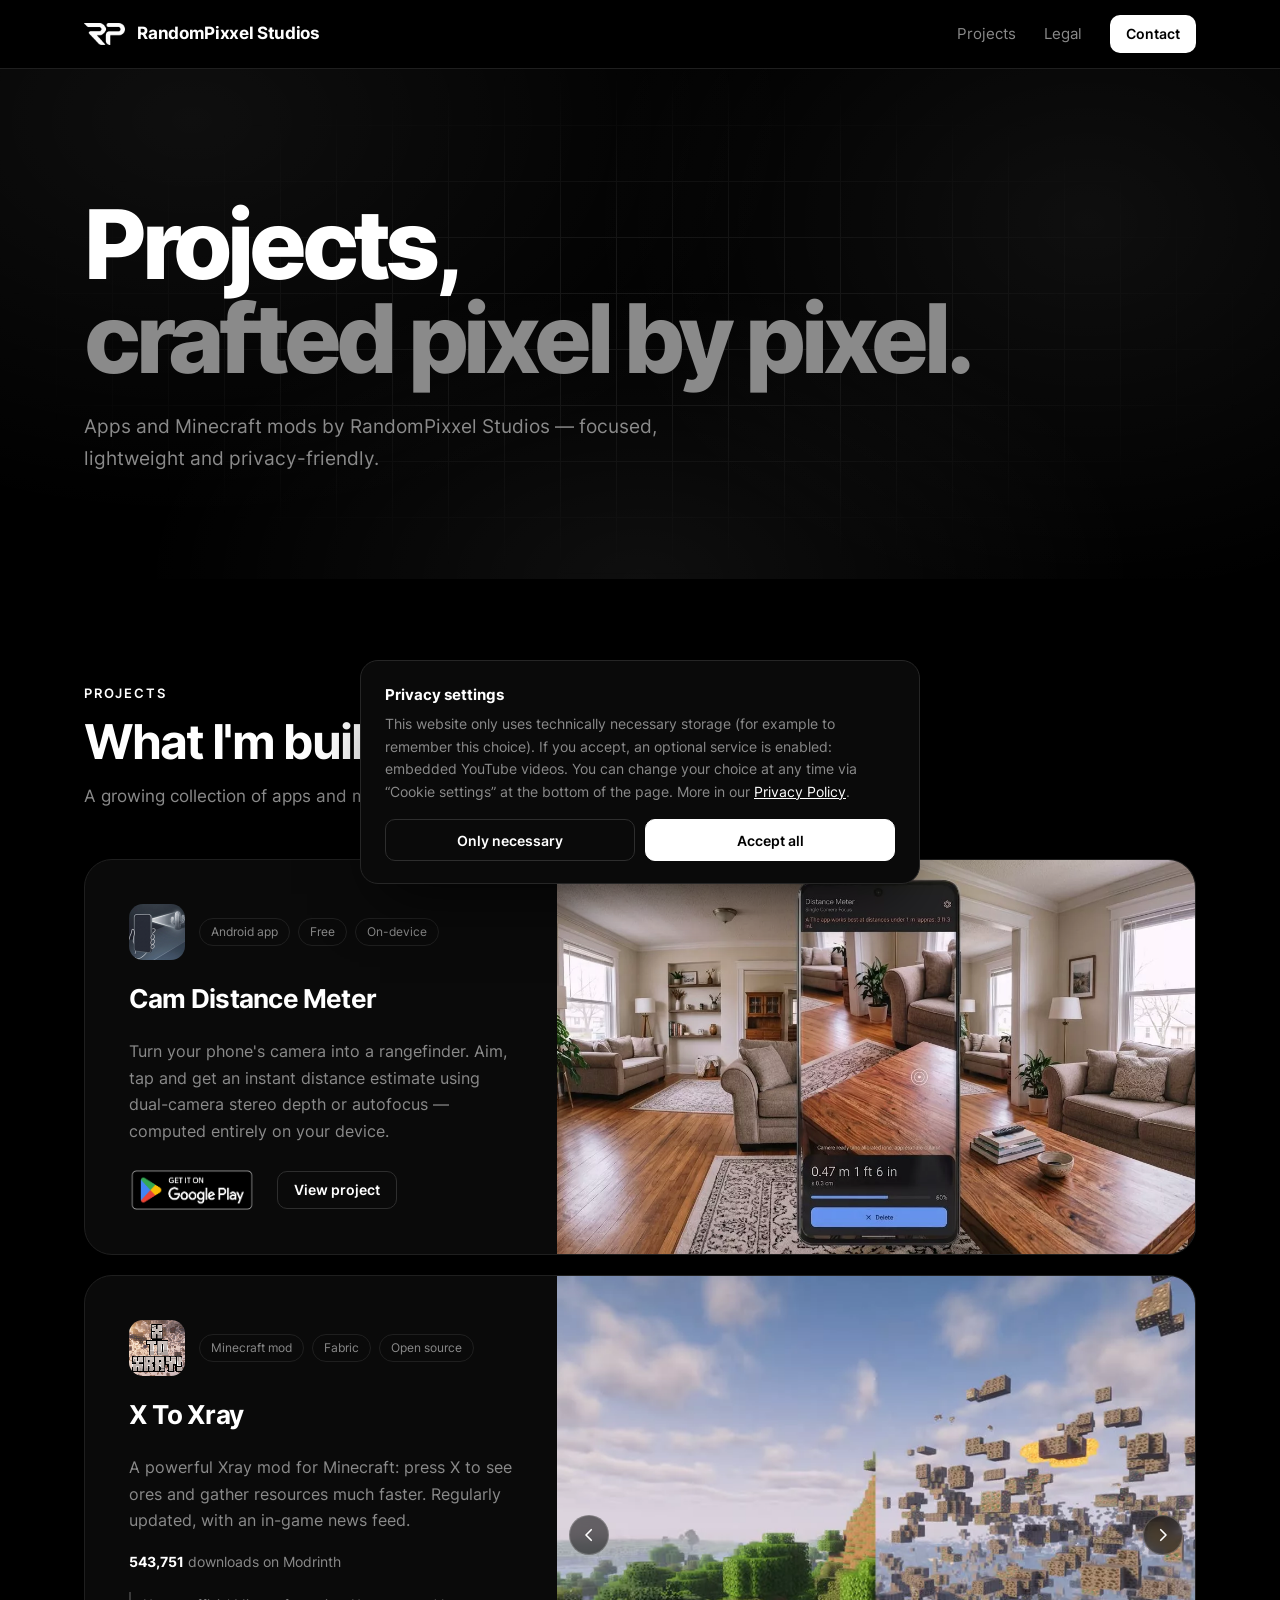
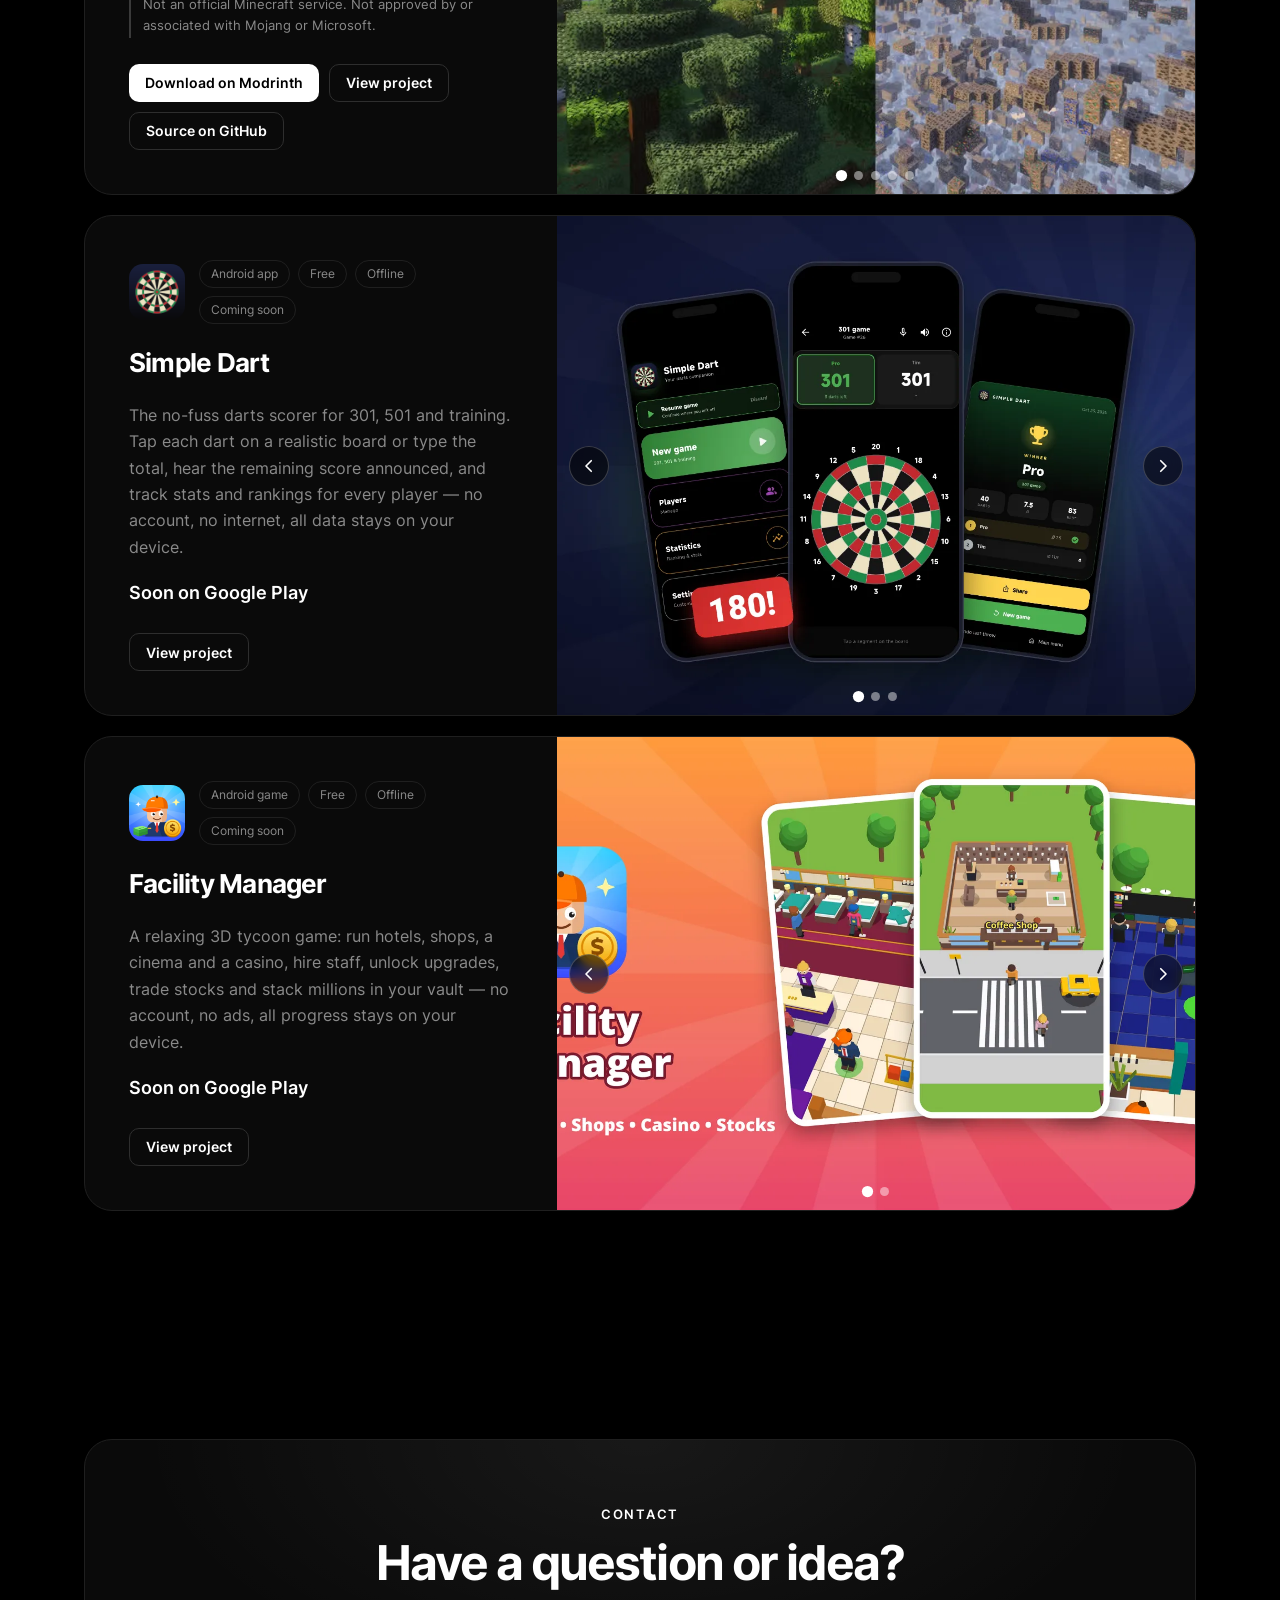
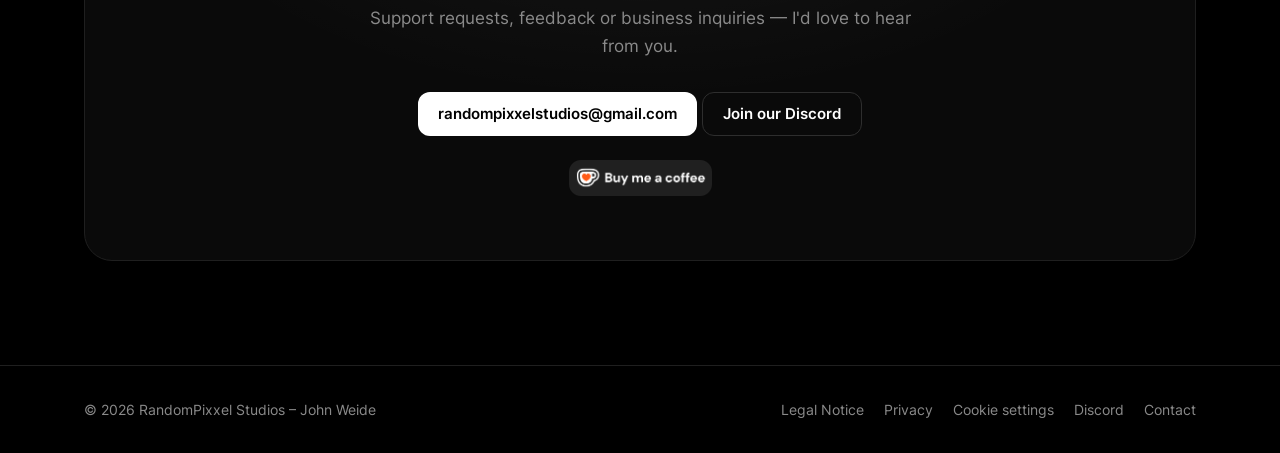
<file: index.html>
<!doctype html>
<html lang="en">
<head>
  <meta charset="utf-8">
  <meta name="viewport" content="width=device-width,initial-scale=1">
  <title>RandomPixxel Studios</title>
  <meta name="description" content="RandomPixxel Studios – apps and Minecraft mods, made with love.">
  <meta name="theme-color" content="#000000">
  <meta property="og:type" content="website">
  <meta property="og:site_name" content="RandomPixxel Studios">
  <meta property="og:title" content="RandomPixxel Studios">
  <meta property="og:description" content="RandomPixxel Studios – apps and Minecraft mods, made with love.">
  <meta property="og:url" content="https://randompixelstudios.github.io/">
  <meta property="og:image" content="https://randompixelstudios.github.io/assets/og-image.jpg">
  <meta property="og:image:width" content="1200">
  <meta property="og:image:height" content="630">
  <meta name="twitter:card" content="summary_large_image">
  <link rel="canonical" href="https://randompixelstudios.github.io/">
  <link rel="stylesheet" href="/assets/fonts.css">
  <link rel="stylesheet" href="/style.css?v=17">
  <link rel="icon" href="/assets/favicon.png">
  <link rel="apple-touch-icon" href="/assets/apple-touch-icon.png">
  <script src="/assets/consent.js?v=5" defer></script>
  <script src="/assets/menu.js?v=1" defer></script>
  <script src="/assets/downloads.js?v=2" defer></script>
  <script src="/assets/reveal.js?v=1" defer></script>
  <script src="/assets/slides.js?v=2" defer></script>
  <script src="/assets/youtube.js?v=1" defer></script>
  <script type="application/ld+json">
  {
    "@context": "https://schema.org",
    "@graph": [
      {
        "@type": "Organization",
        "name": "RandomPixxel Studios",
        "url": "https://randompixelstudios.github.io/",
        "logo": "https://randompixelstudios.github.io/assets/favicon.png",
        "email": "randompixxelstudios@gmail.com",
        "founder": {"@type": "Person", "name": "John Weide"},
        "sameAs": ["https://github.com/RandomPixelStudios", "https://modrinth.com/mod/x-to-xray", "https://ko-fi.com/randompixxelstudios"]
      },
      {
        "@type": "SoftwareApplication",
        "name": "Cam Distance Meter",
        "operatingSystem": "Android",
        "applicationCategory": "UtilitiesApplication",
        "url": "https://randompixelstudios.github.io/CamDistanceMeter/",
        "downloadUrl": "https://play.google.com/store/apps/details?id=com.camdistancemeter",
        "offers": {"@type": "Offer", "price": "0", "priceCurrency": "EUR"},
        "publisher": {"@type": "Organization", "name": "RandomPixxel Studios"}
      },
      {
        "@type": "SoftwareApplication",
        "name": "X To Xray",
        "applicationCategory": "GameApplication",
        "applicationSubCategory": "Minecraft mod (Fabric)",
        "url": "https://randompixelstudios.github.io/X-To-Xray/",
        "downloadUrl": "https://modrinth.com/mod/x-to-xray",
        "license": "https://www.apache.org/licenses/LICENSE-2.0",
        "offers": {"@type": "Offer", "price": "0", "priceCurrency": "EUR"},
        "publisher": {"@type": "Organization", "name": "RandomPixxel Studios"}
      },
      {
        "@type": "SoftwareApplication",
        "name": "Simple Dart",
        "operatingSystem": "Android",
        "applicationCategory": "SportsApplication",
        "url": "https://randompixelstudios.github.io/SimpleDart/",
        "image": "https://randompixelstudios.github.io/assets/sd-screens.webp",
        "offers": {"@type": "Offer", "price": "0", "priceCurrency": "EUR"},
        "publisher": {"@type": "Organization", "name": "RandomPixxel Studios"}
      },
      {
        "@type": "SoftwareApplication",
        "name": "Facility Manager",
        "operatingSystem": "Android",
        "applicationCategory": "GameApplication",
        "url": "https://randompixelstudios.github.io/FacilityManager/",
        "image": "https://randompixelstudios.github.io/assets/fm-screens.webp",
        "offers": {"@type": "Offer", "price": "0", "priceCurrency": "EUR"},
        "publisher": {"@type": "Organization", "name": "RandomPixxel Studios"}
      }
    ]
  }
  </script>
</head>
<body>
  <a class="skip" href="#main">Skip to content</a>
  <header>
    <div class="wrap">
      <a class="logo" href="/"><img src="/assets/logo.png" alt="" width="41" height="22">RandomPixxel Studios</a>
      <button class="menu" type="button" aria-label="Menu" aria-expanded="false"><svg viewBox="0 0 24 24"><path d="M4 7h16M4 12h16M4 17h16"/></svg></button>
      <nav aria-label="Main">
        <a href="/#projects">Projects</a>
        <a href="/legal.html">Legal</a>
        <a class="btn sm" href="/#contact">Contact</a>
      </nav>
    </div>
  </header>

  <main id="main">
    <div class="hero">
      <div class="bg"></div>
      <div class="wrap">
        <h1>Projects,<br><span class="grad">crafted pixel by pixel.</span></h1>
        <p class="lead">Apps and Minecraft mods by RandomPixxel Studios — focused, lightweight and privacy-friendly.</p>
      </div>
    </div>

    <section id="projects">
      <div class="wrap">
        <div class="kicker">Projects</div>
        <h2>What I'm building.</h2>
        <p class="sub">A growing collection of apps and mods.</p>

        <!-- Cam Distance Meter -->
        <div class="featured">
          <div class="txt">
            <div class="top">
              <img src="/assets/cdm-icon.png" alt="" width="56" height="56">
              <div class="tags"><span class="tag">Android app</span><span class="tag">Free</span><span class="tag">On-device</span></div>
            </div>
            <h3>Cam Distance Meter</h3>
            <p>Turn your phone's camera into a rangefinder. Aim, tap and get an instant distance estimate using dual-camera stereo depth or autofocus — computed entirely on your device.</p>
            <div class="links">
              <a class="play" href="https://play.google.com/store/apps/details?id=com.camdistancemeter"><img src="/assets/google-play.png" alt="Get it on Google Play" width="150" height="58"></a>
              <a class="btn sm ghost" href="/CamDistanceMeter/">View project</a>
            </div>
          </div>
          <a class="pic" href="/CamDistanceMeter/"><img src="/assets/cdm-banner.webp" alt="Cam Distance Meter measuring a table in a living room" width="1475" height="720" loading="lazy"></a>
        </div>

        <!-- X To Xray -->
        <div class="featured">
          <div class="txt">
            <div class="top">
              <img class="pixelated" src="/assets/xr-icon-128.png" alt="" width="56" height="56">
              <div class="tags"><span class="tag">Minecraft mod</span><span class="tag">Fabric</span><span class="tag">Open source</span></div>
            </div>
            <h3>X To Xray</h3>
            <p>A powerful Xray mod for Minecraft: press X to see ores and gather resources much faster. Regularly updated, with an in-game news feed.</p>
            <p class="stat"><b data-modrinth-downloads>469,000+</b> downloads on Modrinth</p>
            <p class="notice">Not an official Minecraft service. Not approved by or associated with Mojang or Microsoft.</p>
            <div class="links">
              <a class="btn sm" href="https://modrinth.com/mod/x-to-xray">Download on Modrinth</a>
              <a class="btn sm ghost" href="/X-To-Xray/">View project</a>
              <a class="btn sm ghost" href="https://github.com/RandomPixelStudios/X-To-Xray">Source on GitHub</a>
            </div>
          </div>
          <div class="pic slides" data-slides>
            <img class="slide on" src="/assets/xr-banner.webp" alt="Minecraft landscape without and with X To Xray: only ores remain visible" width="1600" height="638" loading="lazy">
            <img class="slide" src="/assets/xr-dimensions.webp" alt="X To Xray works in both dimensions: ores in the Overworld and in the Nether" width="1280" height="720" loading="lazy">
            <img class="slide" src="/assets/xr-versions.webp" alt="Supported Minecraft versions of X To Xray" width="1600" height="900" loading="lazy">
            <div class="slide video" data-youtube="ZowLxldxdNk">
              <div class="yt-placeholder">
                <p>This video is hosted on YouTube. It is only loaded after you accept optional services.</p>
                <button type="button" class="btn sm ghost" data-cookie-settings>Cookie settings</button>
              </div>
            </div>
            <div class="slide video" data-youtube="a6wjpcQpVUk">
              <div class="yt-placeholder">
                <p>This video is hosted on YouTube. It is only loaded after you accept optional services.</p>
                <button type="button" class="btn sm ghost" data-cookie-settings>Cookie settings</button>
              </div>
            </div>
          </div>
        </div>

        <!-- Simple Dart -->
        <div class="featured">
          <div class="txt">
            <div class="top">
              <img src="/assets/sd-icon.png" alt="" width="56" height="56">
              <div class="tags"><span class="tag">Android app</span><span class="tag">Free</span><span class="tag">Offline</span><span class="tag">Coming soon</span></div>
            </div>
            <h3>Simple Dart</h3>
            <p>The no-fuss darts scorer for 301, 501 and training. Tap each dart on a realistic board or type the total, hear the remaining score announced, and track stats and rankings for every player — no account, no internet, all data stays on your device.</p>
            <p class="soon">Soon on Google Play</p>
            <div class="links">
              <a class="btn sm ghost" href="/SimpleDart/">View project</a>
            </div>
          </div>
          <div class="pic slides" data-slides>
            <img class="slide on" src="/assets/sd-screens.webp" alt="Simple Dart on three phones: home screen, a 301 game on the dartboard and the winner screen" width="1600" height="900" loading="lazy">
            <img class="slide" src="/assets/sd-banner.webp" alt="Simple Dart features: 301, 501 and training, voice callouts, stats and ranking, 23 languages, 100% offline" width="1024" height="500" loading="lazy">
            <div class="slide video" data-youtube="J8dpa32N4fU">
              <div class="yt-placeholder">
                <p>This video is hosted on YouTube. It is only loaded after you accept optional services.</p>
                <button type="button" class="btn sm ghost" data-cookie-settings>Cookie settings</button>
              </div>
            </div>
          </div>
        </div>

        <!-- Facility Manager -->
        <div class="featured">
          <div class="txt">
            <div class="top">
              <img src="/assets/fm-icon.png" alt="" width="56" height="56">
              <div class="tags"><span class="tag">Android game</span><span class="tag">Free</span><span class="tag">Offline</span><span class="tag">Coming soon</span></div>
            </div>
            <h3>Facility Manager</h3>
            <p>A relaxing 3D tycoon game: run hotels, shops, a cinema and a casino, hire staff, unlock upgrades, trade stocks and stack millions in your vault — no account, no ads, all progress stays on your device.</p>
            <p class="soon">Soon on Google Play</p>
            <div class="links">
              <a class="btn sm ghost" href="/FacilityManager/">View project</a>
            </div>
          </div>
          <div class="pic slides" data-slides>
            <img class="slide on" src="/assets/fm-screens.webp" alt="Facility Manager: a hotel, a coffee shop with a taxi on the street and a stock trading office" width="1600" height="900" loading="lazy">
            <img class="slide" src="/assets/fm-banner.webp" alt="Facility Manager: stack millions in your vault and open a cinema" width="1600" height="900" loading="lazy">
          </div>
        </div>
      </div>
    </section>

    <section id="contact">
      <div class="wrap">
        <div class="contact">
          <div class="kicker">Contact</div>
          <h2>Have a question or idea?</h2>
          <p class="sub">Support requests, feedback or business inquiries — I'd love to hear from you.</p>
          <a class="btn" href="mailto:randompixxelstudios@gmail.com">randompixxelstudios@gmail.com</a>
          <a class="btn ghost" href="/discord/">Join our Discord</a>
          <p class="kofi"><a href="https://ko-fi.com/randompixxelstudios" target="_blank" rel="noopener"><img src="/assets/kofi.png" alt="Buy Me a Coffee at ko-fi.com" width="143" height="36"></a></p>
        </div>
      </div>
    </section>
  </main>

  <footer>
    <div class="wrap">
      <span>© 2026 RandomPixxel Studios – John Weide</span>
      <nav aria-label="Footer">
        <a href="/legal.html#website">Legal Notice</a>
        <a href="/legal.html#website-privacy">Privacy</a>
        <a href="#" data-cookie-settings>Cookie settings</a>
        <a href="/discord/">Discord</a>
        <a href="mailto:randompixxelstudios@gmail.com">Contact</a>
      </nav>
    </div>
  </footer>
</body>
</html>
</file>
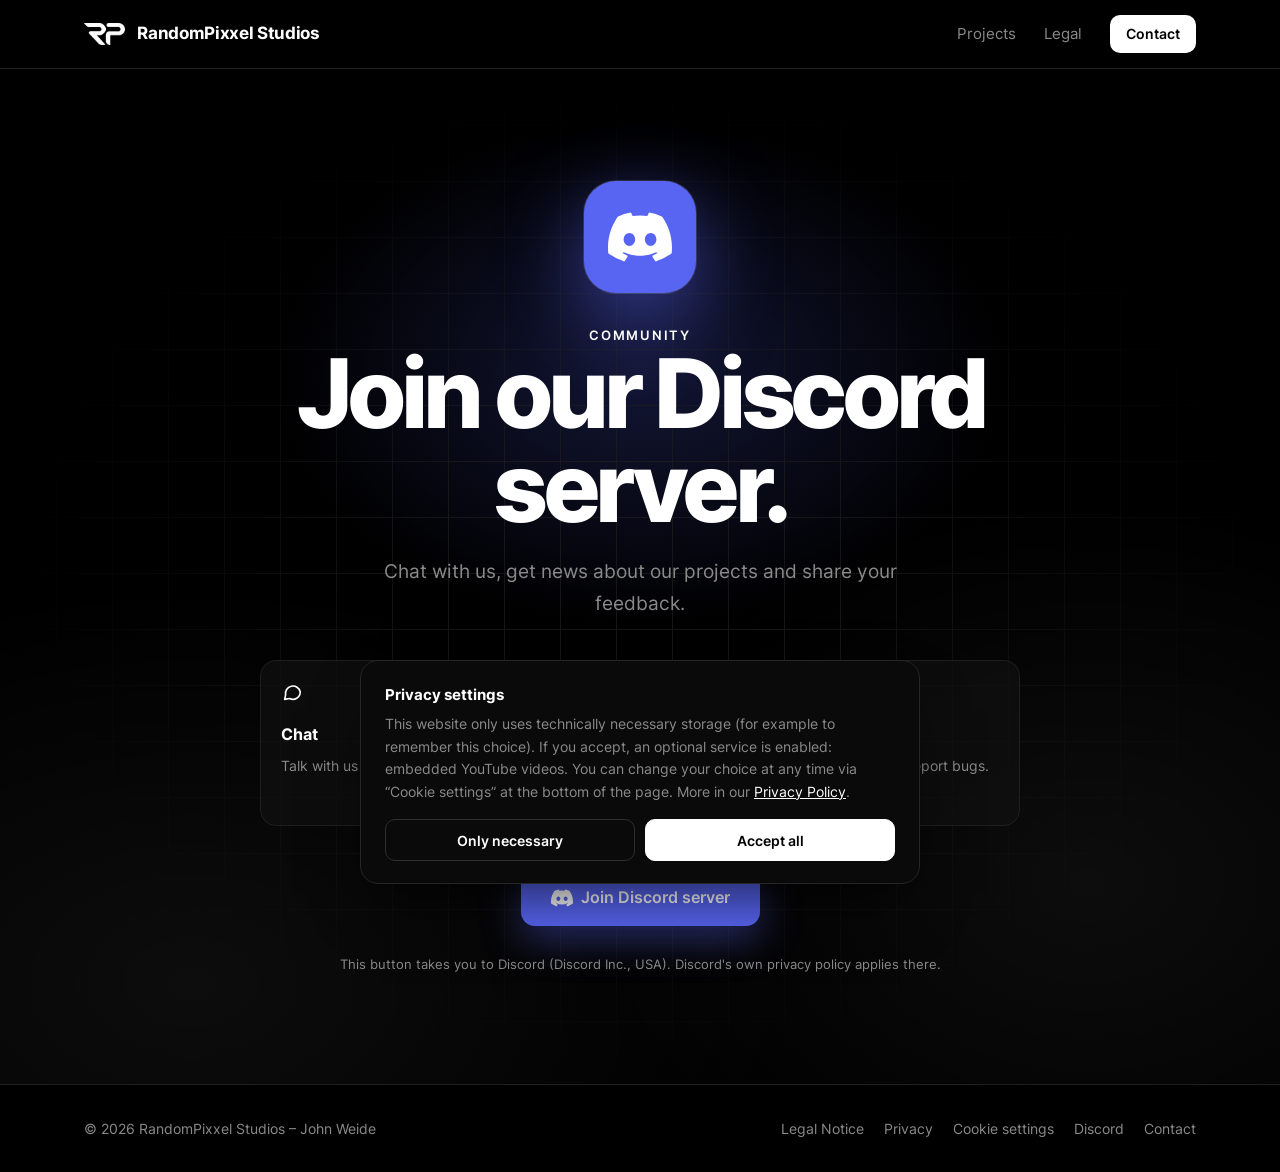
<file: discord/index.html>
<!doctype html>
<html lang="en">
<head>
  <meta charset="utf-8">
  <meta name="viewport" content="width=device-width,initial-scale=1">
  <title>Join our Discord – RandomPixxel Studios</title>
  <meta name="description" content="Join the RandomPixxel Studios Discord server.">
  <meta name="theme-color" content="#000000">
  <meta property="og:type" content="website">
  <meta property="og:site_name" content="RandomPixxel Studios">
  <meta property="og:title" content="Join our Discord – RandomPixxel Studios">
  <meta property="og:description" content="Join the RandomPixxel Studios Discord server.">
  <meta property="og:url" content="https://randompixelstudios.github.io/discord/">
  <meta property="og:image" content="https://randompixelstudios.github.io/assets/og-image.jpg">
  <meta property="og:image:width" content="1200">
  <meta property="og:image:height" content="630">
  <meta name="twitter:card" content="summary_large_image">
  <link rel="canonical" href="https://randompixelstudios.github.io/discord/">
  <link rel="stylesheet" href="/assets/fonts.css">
  <link rel="stylesheet" href="/style.css?v=17">
  <link rel="icon" href="/assets/favicon.png">
  <link rel="apple-touch-icon" href="/assets/apple-touch-icon.png">
  <script src="/assets/consent.js?v=5" defer></script>
  <script src="/assets/menu.js?v=1" defer></script>
</head>
<body>
  <a class="skip" href="#main">Skip to content</a>
  <header>
    <div class="wrap">
      <a class="logo" href="/"><img src="/assets/logo.png" alt="" width="41" height="22">RandomPixxel Studios</a>
      <button class="menu" type="button" aria-label="Menu" aria-expanded="false"><svg viewBox="0 0 24 24"><path d="M4 7h16M4 12h16M4 17h16"/></svg></button>
      <nav aria-label="Main">
        <a href="/#projects">Projects</a>
        <a href="/legal.html">Legal</a>
        <a class="btn sm" href="/#contact">Contact</a>
      </nav>
    </div>
  </header>

  <main id="main">
    <section class="hero dc">
      <div class="bg"></div>
      <div class="wrap">
        <div class="dc-logo">
          <svg viewBox="0 0 24 24" aria-hidden="true"><path d="M20.32 4.37a19.8 19.8 0 0 0-4.89-1.52.07.07 0 0 0-.08.04c-.21.38-.44.87-.61 1.25a18.27 18.27 0 0 0-5.49 0 12.64 12.64 0 0 0-.62-1.25.08.08 0 0 0-.08-.04 19.74 19.74 0 0 0-4.89 1.52.07.07 0 0 0-.03.03C.53 9.05-.32 13.58.1 18.06a.08.08 0 0 0 .03.06 19.9 19.9 0 0 0 5.99 3.03.08.08 0 0 0 .08-.03c.46-.63.87-1.3 1.23-1.99a.08.08 0 0 0-.04-.11 13.1 13.1 0 0 1-1.87-.89.08.08 0 0 1-.01-.13l.37-.29a.07.07 0 0 1 .08-.01c3.93 1.79 8.18 1.79 12.06 0a.07.07 0 0 1 .08.01l.37.29a.08.08 0 0 1-.01.13c-.6.35-1.22.65-1.87.89a.08.08 0 0 0-.04.11c.36.7.77 1.36 1.23 1.99a.08.08 0 0 0 .08.03 19.84 19.84 0 0 0 6-3.03.08.08 0 0 0 .03-.05c.5-5.18-.84-9.67-3.55-13.66a.06.06 0 0 0-.03-.03zM8.02 15.33c-1.18 0-2.16-1.08-2.16-2.42 0-1.33.96-2.42 2.16-2.42 1.21 0 2.18 1.1 2.16 2.42 0 1.34-.96 2.42-2.16 2.42zm7.97 0c-1.18 0-2.15-1.08-2.15-2.42 0-1.33.95-2.42 2.15-2.42 1.21 0 2.18 1.1 2.16 2.42 0 1.34-.95 2.42-2.16 2.42z"/></svg>
        </div>
        <div class="kicker">Community</div>
        <h1>Join our Discord server.</h1>
        <p class="lead">Chat with us, get news about our projects and share your feedback.</p>
        <div class="dc-perks">
          <div class="dc-perk">
            <svg viewBox="0 0 24 24" aria-hidden="true"><path d="M21 12a8 8 0 0 1-11.6 7.1L4 20l1-4.6A8 8 0 1 1 21 12z"/></svg>
            <b>Chat</b>
            <span>Talk with us and other users.</span>
          </div>
          <div class="dc-perk">
            <svg viewBox="0 0 24 24" aria-hidden="true"><path d="M6 8a6 6 0 0 1 12 0c0 7 3 9 3 9H3s3-2 3-9"/><path d="M10.3 21a1.9 1.9 0 0 0 3.4 0"/></svg>
            <b>News</b>
            <span>Hear about updates to our projects.</span>
          </div>
          <div class="dc-perk">
            <svg viewBox="0 0 24 24" aria-hidden="true"><path d="M12 3l2.7 5.6 6.1.9-4.4 4.3 1 6.1L12 17l-5.4 2.9 1-6.1-4.4-4.3 6.1-.9z"/></svg>
            <b>Feedback</b>
            <span>Share ideas and report bugs.</span>
          </div>
        </div>
        <a class="btn dc-btn" href="https://discord.gg/CZ9Mr7epqj" rel="noopener">
          <svg viewBox="0 0 24 24" aria-hidden="true"><path d="M20.32 4.37a19.8 19.8 0 0 0-4.89-1.52.07.07 0 0 0-.08.04c-.21.38-.44.87-.61 1.25a18.27 18.27 0 0 0-5.49 0 12.64 12.64 0 0 0-.62-1.25.08.08 0 0 0-.08-.04 19.74 19.74 0 0 0-4.89 1.52.07.07 0 0 0-.03.03C.53 9.05-.32 13.58.1 18.06a.08.08 0 0 0 .03.06 19.9 19.9 0 0 0 5.99 3.03.08.08 0 0 0 .08-.03c.46-.63.87-1.3 1.23-1.99a.08.08 0 0 0-.04-.11 13.1 13.1 0 0 1-1.87-.89.08.08 0 0 1-.01-.13l.37-.29a.07.07 0 0 1 .08-.01c3.93 1.79 8.18 1.79 12.06 0a.07.07 0 0 1 .08.01l.37.29a.08.08 0 0 1-.01.13c-.6.35-1.22.65-1.87.89a.08.08 0 0 0-.04.11c.36.7.77 1.36 1.23 1.99a.08.08 0 0 0 .08.03 19.84 19.84 0 0 0 6-3.03.08.08 0 0 0 .03-.05c.5-5.18-.84-9.67-3.55-13.66a.06.06 0 0 0-.03-.03zM8.02 15.33c-1.18 0-2.16-1.08-2.16-2.42 0-1.33.96-2.42 2.16-2.42 1.21 0 2.18 1.1 2.16 2.42 0 1.34-.96 2.42-2.16 2.42zm7.97 0c-1.18 0-2.15-1.08-2.15-2.42 0-1.33.95-2.42 2.15-2.42 1.21 0 2.18 1.1 2.16 2.42 0 1.34-.95 2.42-2.16 2.42z"/></svg>
          Join Discord server
        </a>
        <br>
        <p class="notice">
          This button takes you to Discord (Discord Inc., USA). Discord's own
          <a href="https://discord.com/privacy">privacy policy</a> applies there.
        </p>
      </div>
    </section>
  </main>

  <footer>
    <div class="wrap">
      <span>© 2026 RandomPixxel Studios – John Weide</span>
      <nav aria-label="Footer">
        <a href="/legal.html#website">Legal Notice</a>
        <a href="/legal.html#website-privacy">Privacy</a>
        <a href="#" data-cookie-settings>Cookie settings</a>
        <a href="/discord/" aria-current="page">Discord</a>
        <a href="mailto:randompixxelstudios@gmail.com">Contact</a>
      </nav>
    </div>
  </footer>
</body>
</html>
</file>
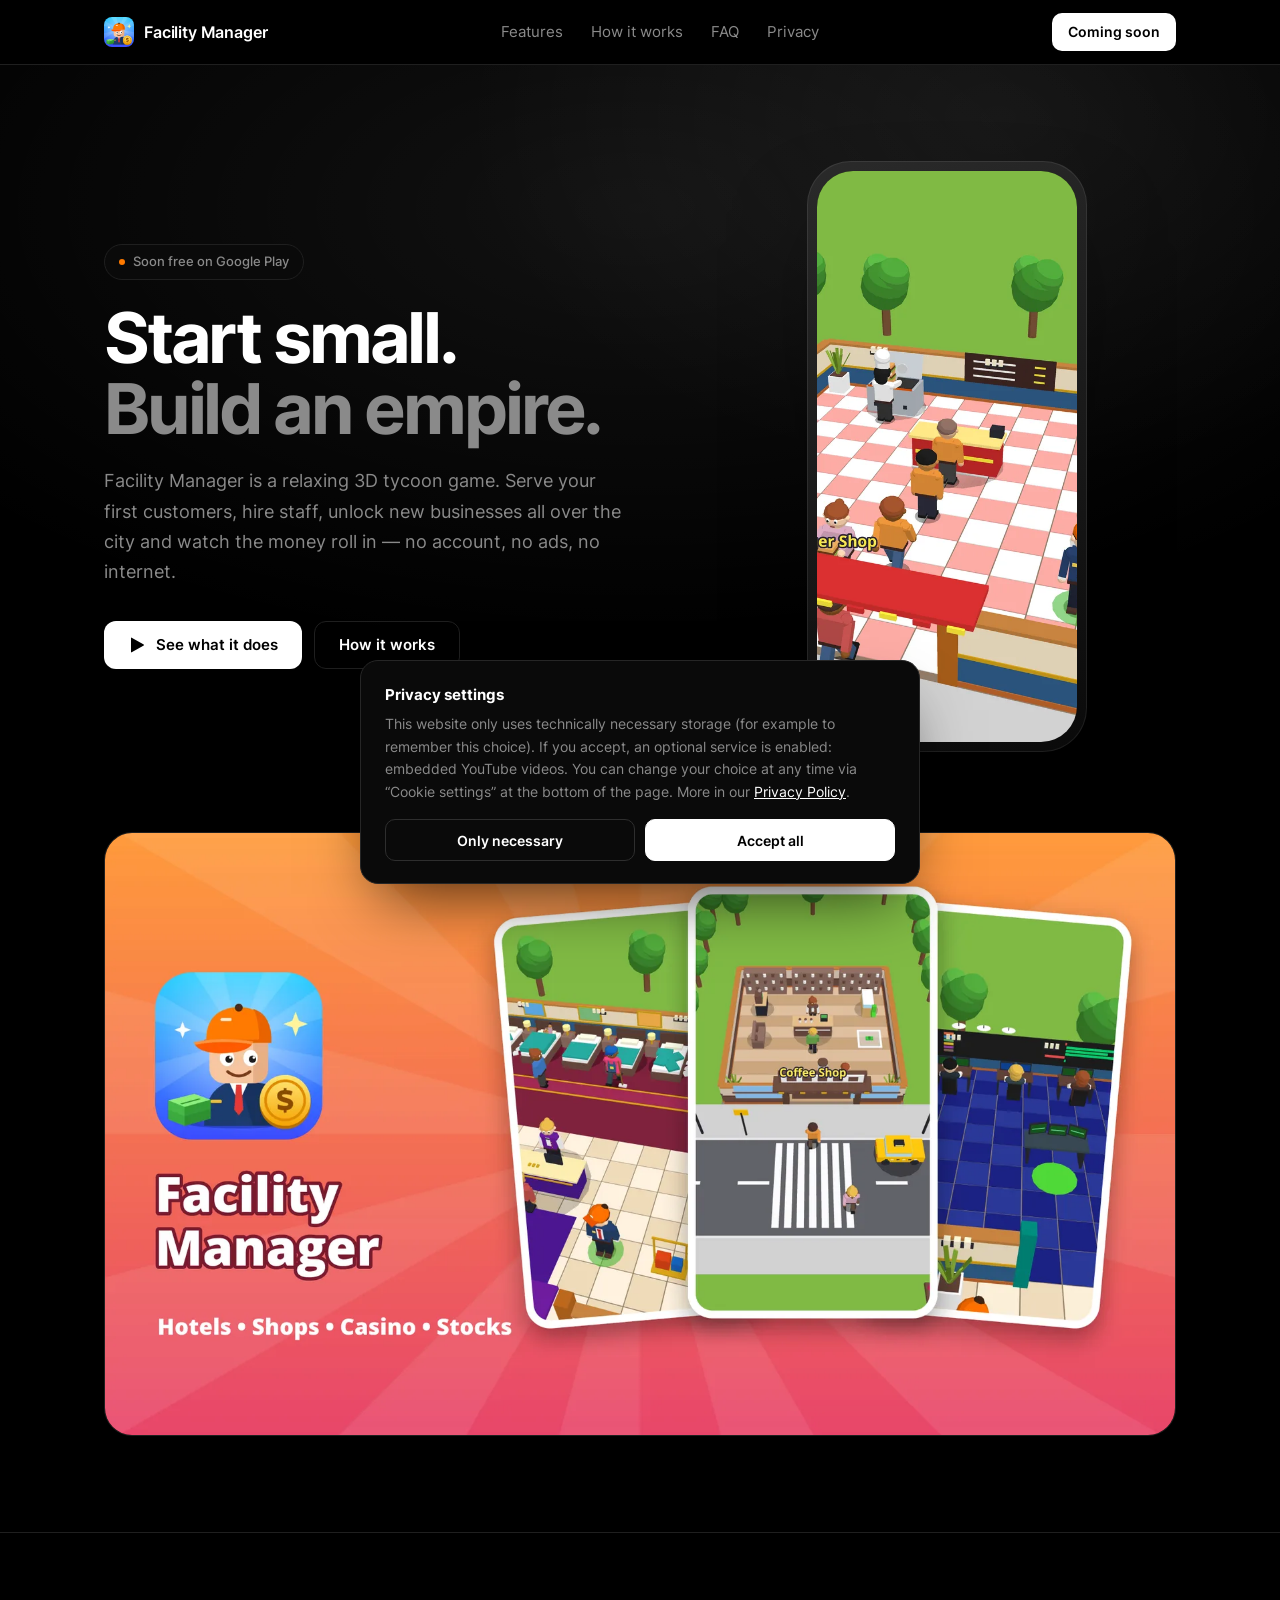
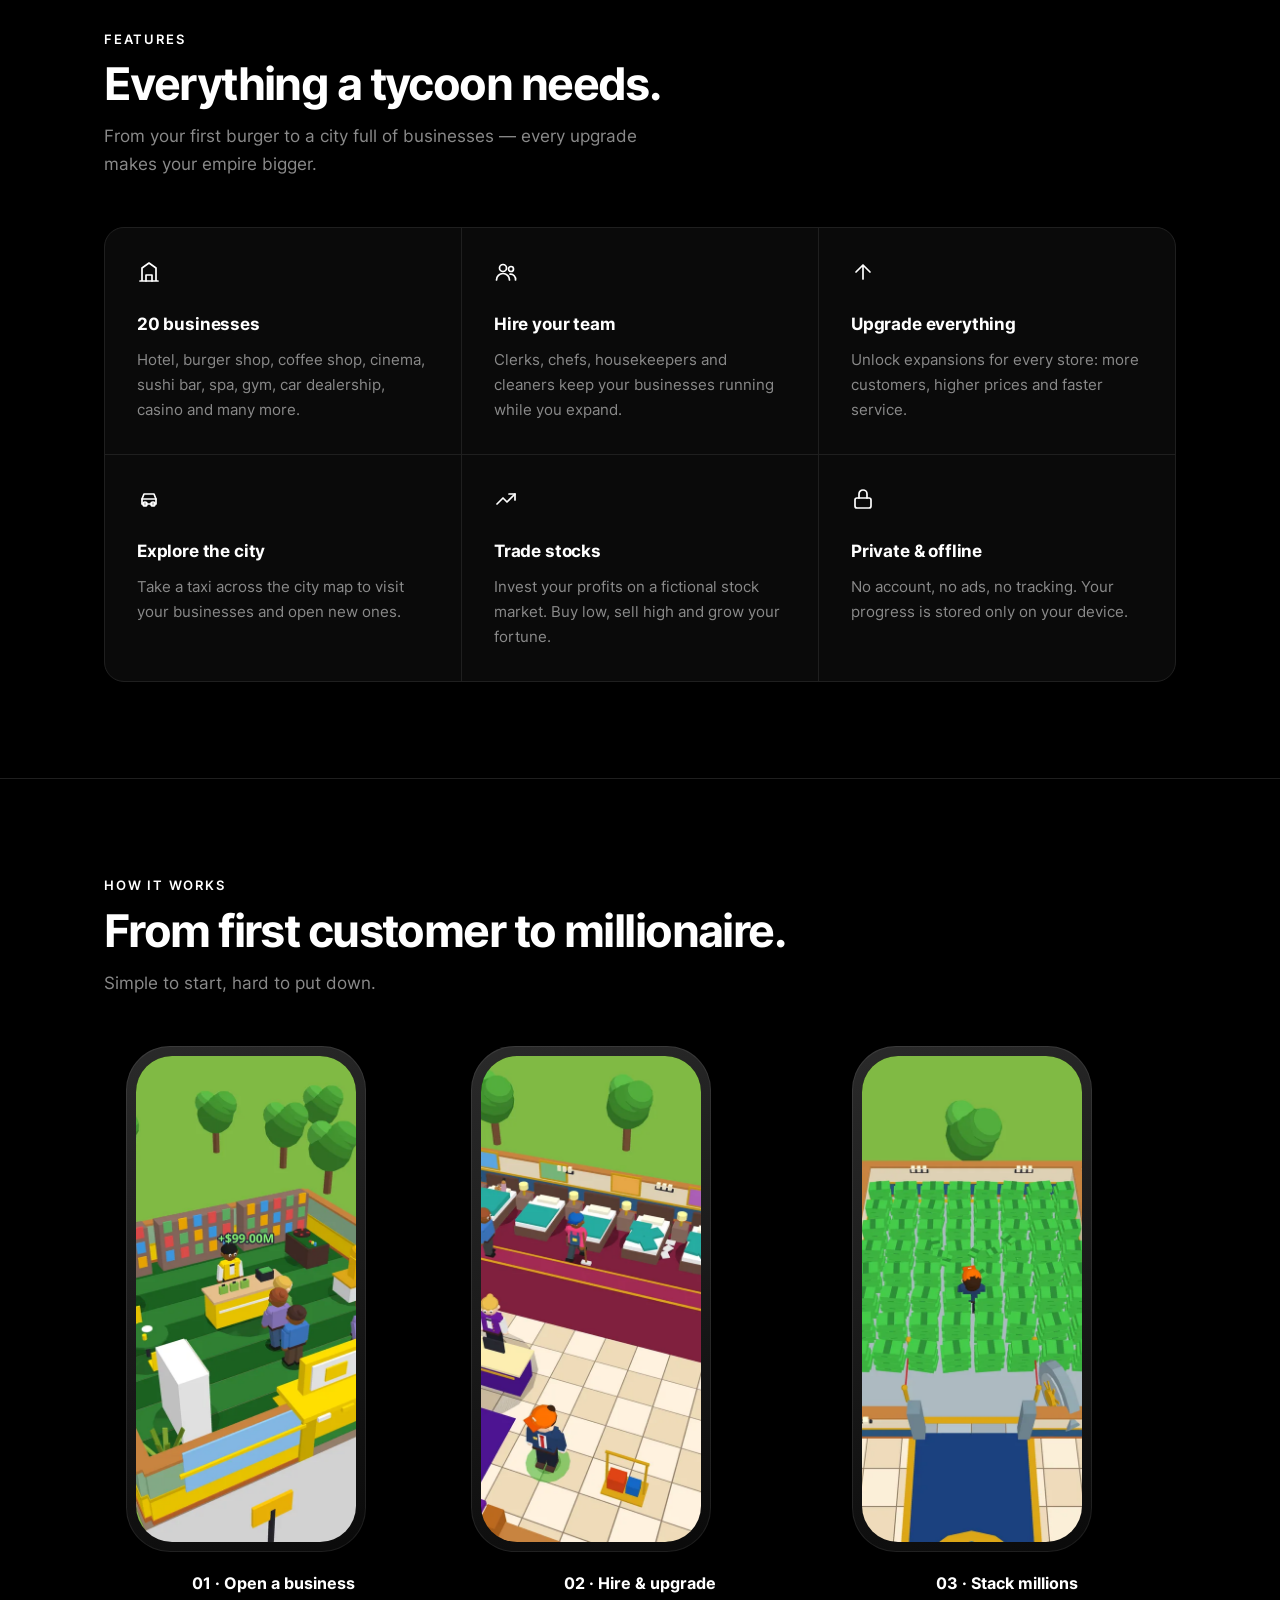
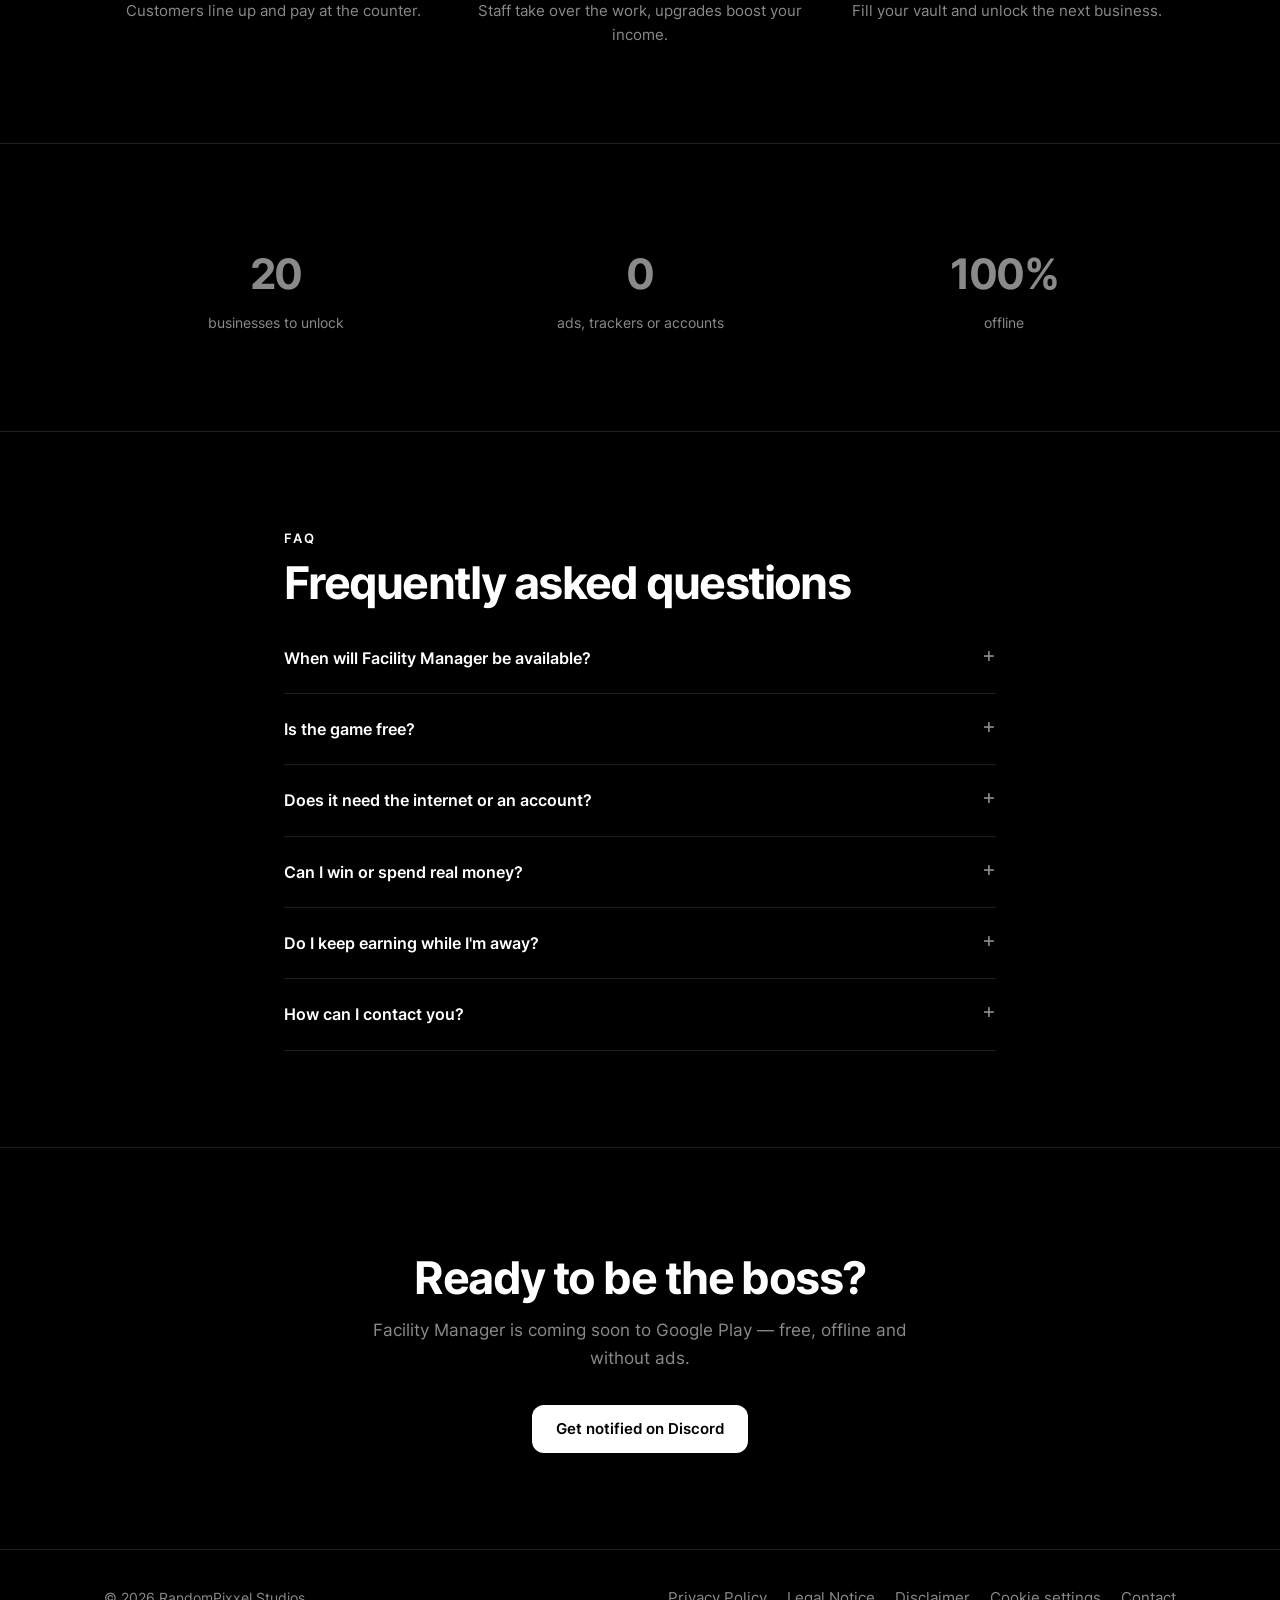
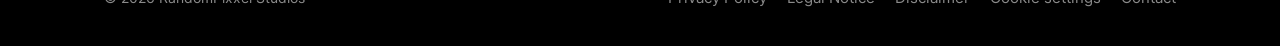
<file: FacilityManager/index.html>
<!doctype html>
<html lang="en"><head><meta charset="utf-8"><meta name="viewport" content="width=device-width,initial-scale=1">
<title>Facility Manager – Build your business empire</title>
<meta name="description" content="Facility Manager is a free, offline idle tycoon game for Android: run hotels, shops, a cinema and a casino, hire staff, trade stocks and stack millions. No account, no ads.">
<meta property="og:type" content="website">
<meta property="og:site_name" content="RandomPixxel Studios">
<meta property="og:title" content="Facility Manager – Build your business empire">
<meta property="og:description" content="Free, offline tycoon game for Android: run 20 businesses, hire staff, trade stocks and stack millions.">
<meta property="og:url" content="https://randompixelstudios.github.io/FacilityManager/">
<meta property="og:image" content="https://randompixelstudios.github.io/assets/fm-screens.webp">
<meta name="twitter:card" content="summary_large_image">
<link rel="canonical" href="https://randompixelstudios.github.io/FacilityManager/">
<link rel="icon" href="icon.png">
<link rel="stylesheet" href="/assets/fonts.css"><meta name="theme-color" content="#000000">
<link rel="stylesheet" href="style.css?v=1"><script src="/assets/consent.js?v=5" defer></script></head>
<body>
<header><div class="wrap"><a class="brand" href="#"><img src="icon.png" alt="">Facility Manager</a>
<nav aria-label="Main"><a href="#features">Features</a><a href="#how">How it works</a><a href="#faq">FAQ</a><a href="privacy.html">Privacy</a></nav>
<a class="btn sm" href="/#projects">Coming soon</a></div></header>
<main>
<div class="hero"><div class="wrap">
<div><span class="eyebrow"><i></i>Soon free on Google Play</span>
<h1>Start small.<br><span class="grad">Build an empire.</span></h1>
<p class="lead">Facility Manager is a relaxing 3D tycoon game. Serve your first customers, hire staff, unlock new businesses all over the city and watch the money roll in — no account, no ads, no internet.</p>
<div class="cta"><a class="btn" href="#features"><svg viewBox="0 0 24 24" fill="currentColor"><path d="M4 2.8v18.4c0 .5.5.8.9.6L21 12.6c.4-.2.4-.9 0-1.2L4.9 2.2c-.4-.2-.9.1-.9.6z"/></svg>See what it does</a><a class="btn ghost" href="#how">How it works</a></div></div>
<div class="phone"><div class="screen"><img src="screen-shop.webp" alt="Facility Manager: customers queue at the counter of a burger shop while the player in an orange cap walks by" width="560" height="996"></div></div>
</div></div>

<section class="showcase"><div class="wrap"><img src="/assets/fm-screens.webp" alt="Facility Manager: a hotel, a coffee shop with a taxi on the street and a stock trading office" width="1600" height="900" loading="lazy"></div></section>

<section id="features"><div class="wrap"><div class="kicker">Features</div><h2>Everything a tycoon needs.</h2><p class="sub">From your first burger to a city full of businesses — every upgrade makes your empire bigger.</p>
<div class="grid">
<div class="feat"><svg viewBox="0 0 24 24"><path d="M3 21h18M5 21V8l7-5 7 5v13"/><path d="M9 21v-6h6v6"/></svg><h3>20 businesses</h3><p>Hotel, burger shop, coffee shop, cinema, sushi bar, spa, gym, car dealership, casino and many more.</p></div>
<div class="feat"><svg viewBox="0 0 24 24"><circle cx="9" cy="8" r="3.5"/><path d="M2.5 20a6.5 6.5 0 0 1 13 0"/><circle cx="17" cy="9" r="2.5"/><path d="M16 14.2a5 5 0 0 1 5.5 5.8"/></svg><h3>Hire your team</h3><p>Clerks, chefs, housekeepers and cleaners keep your businesses running while you expand.</p></div>
<div class="feat"><svg viewBox="0 0 24 24"><path d="M12 19V5M5 12l7-7 7 7"/></svg><h3>Upgrade everything</h3><p>Unlock expansions for every store: more customers, higher prices and faster service.</p></div>
<div class="feat"><svg viewBox="0 0 24 24"><path d="M5 17h14v-5l-2-5H7l-2 5z"/><circle cx="8" cy="17" r="2"/><circle cx="16" cy="17" r="2"/><path d="M5 12h14"/></svg><h3>Explore the city</h3><p>Take a taxi across the city map to visit your businesses and open new ones.</p></div>
<div class="feat"><svg viewBox="0 0 24 24"><path d="M3 17l6-6 4 4 8-8"/><path d="M15 7h6v6"/></svg><h3>Trade stocks</h3><p>Invest your profits on a fictional stock market. Buy low, sell high and grow your fortune.</p></div>
<div class="feat"><svg viewBox="0 0 24 24"><rect x="4" y="11" width="16" height="10" rx="2"/><path d="M8 11V7a4 4 0 0 1 8 0v4"/></svg><h3>Private &amp; offline</h3><p>No account, no ads, no tracking. Your progress is stored only on your device.</p></div>
</div></div></section>

<section id="how"><div class="wrap"><div class="kicker">How it works</div><h2>From first customer to millionaire.</h2><p class="sub">Simple to start, hard to put down.</p>
<div class="gallery">
<figure><div class="phone"><div class="screen"><img src="screen-casino.webp" alt="Facility Manager: customers queue in a casino while a clerk earns 99 million dollars" width="560" height="996" loading="lazy"></div></div><figcaption><b>01 · Open a business</b>Customers line up and pay at the counter.</figcaption></figure>
<figure><div class="phone"><div class="screen"><img src="screen-hotel.webp" alt="Facility Manager: a hotel with a reception desk, guest beds and a housekeeper cleaning" width="560" height="996" loading="lazy"></div></div><figcaption><b>02 · Hire &amp; upgrade</b>Staff take over the work, upgrades boost your income.</figcaption></figure>
<figure><div class="phone"><div class="screen"><img src="screen-vault.webp" alt="Facility Manager: the player stands in a vault full of stacks of cash" width="560" height="996" loading="lazy"></div></div><figcaption><b>03 · Stack millions</b>Fill your vault and unlock the next business.</figcaption></figure>
</div>
</div></section>

<section><div class="wrap stats">
<div><b class="grad">20</b><span>businesses to unlock</span></div>
<div><b class="grad">0</b><span>ads, trackers or accounts</span></div>
<div><b class="grad">100%</b><span>offline</span></div>
</div></section>

<section id="faq"><div class="wrap faq"><div class="kicker">FAQ</div><h2>Frequently asked questions</h2>
<details><summary>When will Facility Manager be available?</summary><p>Facility Manager is coming soon to Google Play. Join our <a href="/discord/">Discord</a> to hear first when it's out.</p></details>
<details><summary>Is the game free?</summary><p>Yes. Facility Manager is free and contains no ads and no in-app tracking.</p></details>
<details><summary>Does it need the internet or an account?</summary><p>No. The game works completely offline. Your progress is stored only on your device.</p></details>
<details><summary>Can I win or spend real money?</summary><p>No. All money in the game is virtual and has no real value. The stock market and the casino are pure entertainment — not real gambling and not financial advice.</p></details>
<details><summary>Do I keep earning while I'm away?</summary><p>Yes. When you come back, the game calculates your offline earnings from the time of your last session.</p></details>
<details><summary>How can I contact you?</summary><p>Email us at <a href="mailto:randompixxelstudios@gmail.com">randompixxelstudios@gmail.com</a>.</p></details>
</div></section>

<section class="final"><div class="wrap"><h2>Ready to be the boss?</h2><p class="sub">Facility Manager is coming soon to Google Play — free, offline and without ads.</p><a class="btn" href="/discord/">Get notified on Discord</a></div></section>
</main>
<footer><div class="wrap"><span>© 2026 <a href="/">RandomPixxel Studios</a></span><nav aria-label="Footer"><a href="privacy.html">Privacy Policy</a><a href="privacy.html#legal">Legal Notice</a><a href="privacy.html#disclaimer">Disclaimer</a><a href="#" data-cookie-settings>Cookie settings</a><a href="mailto:randompixxelstudios@gmail.com">Contact</a></nav></div></footer>
</body></html>
</file>
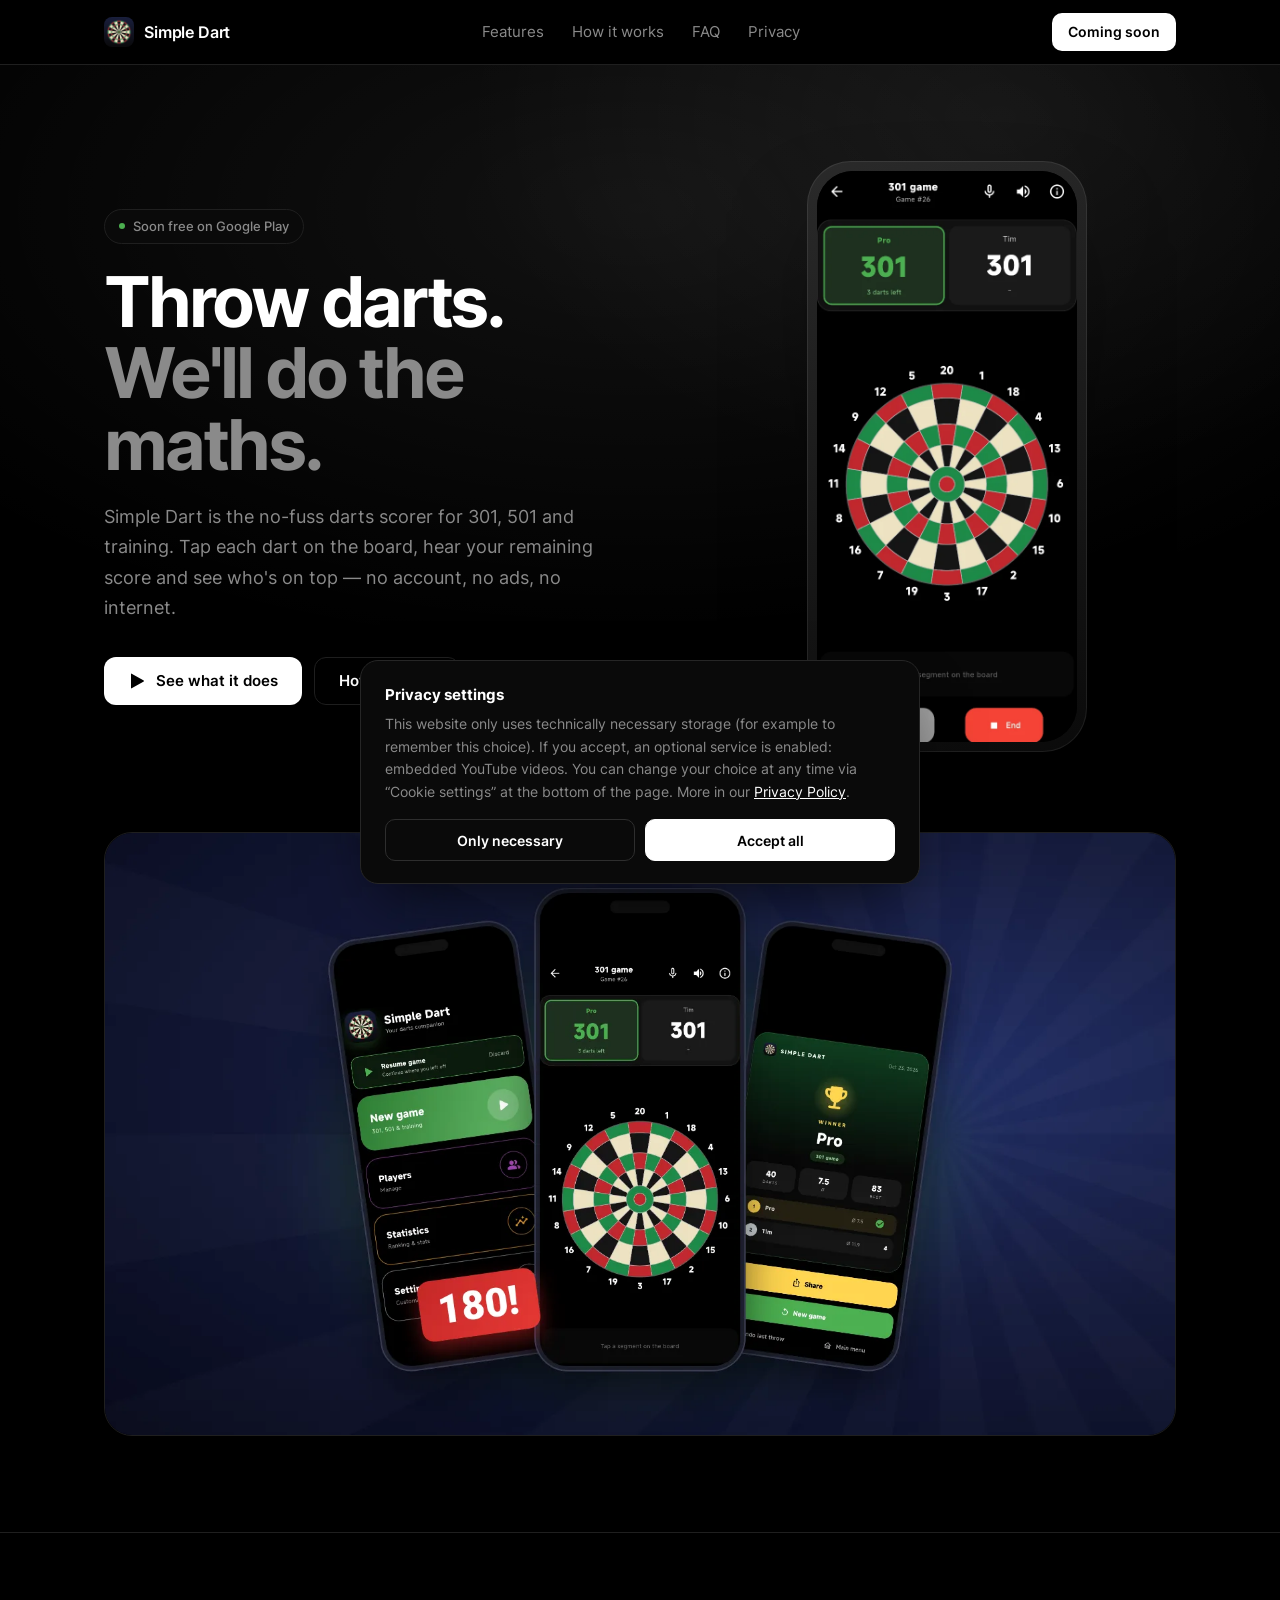
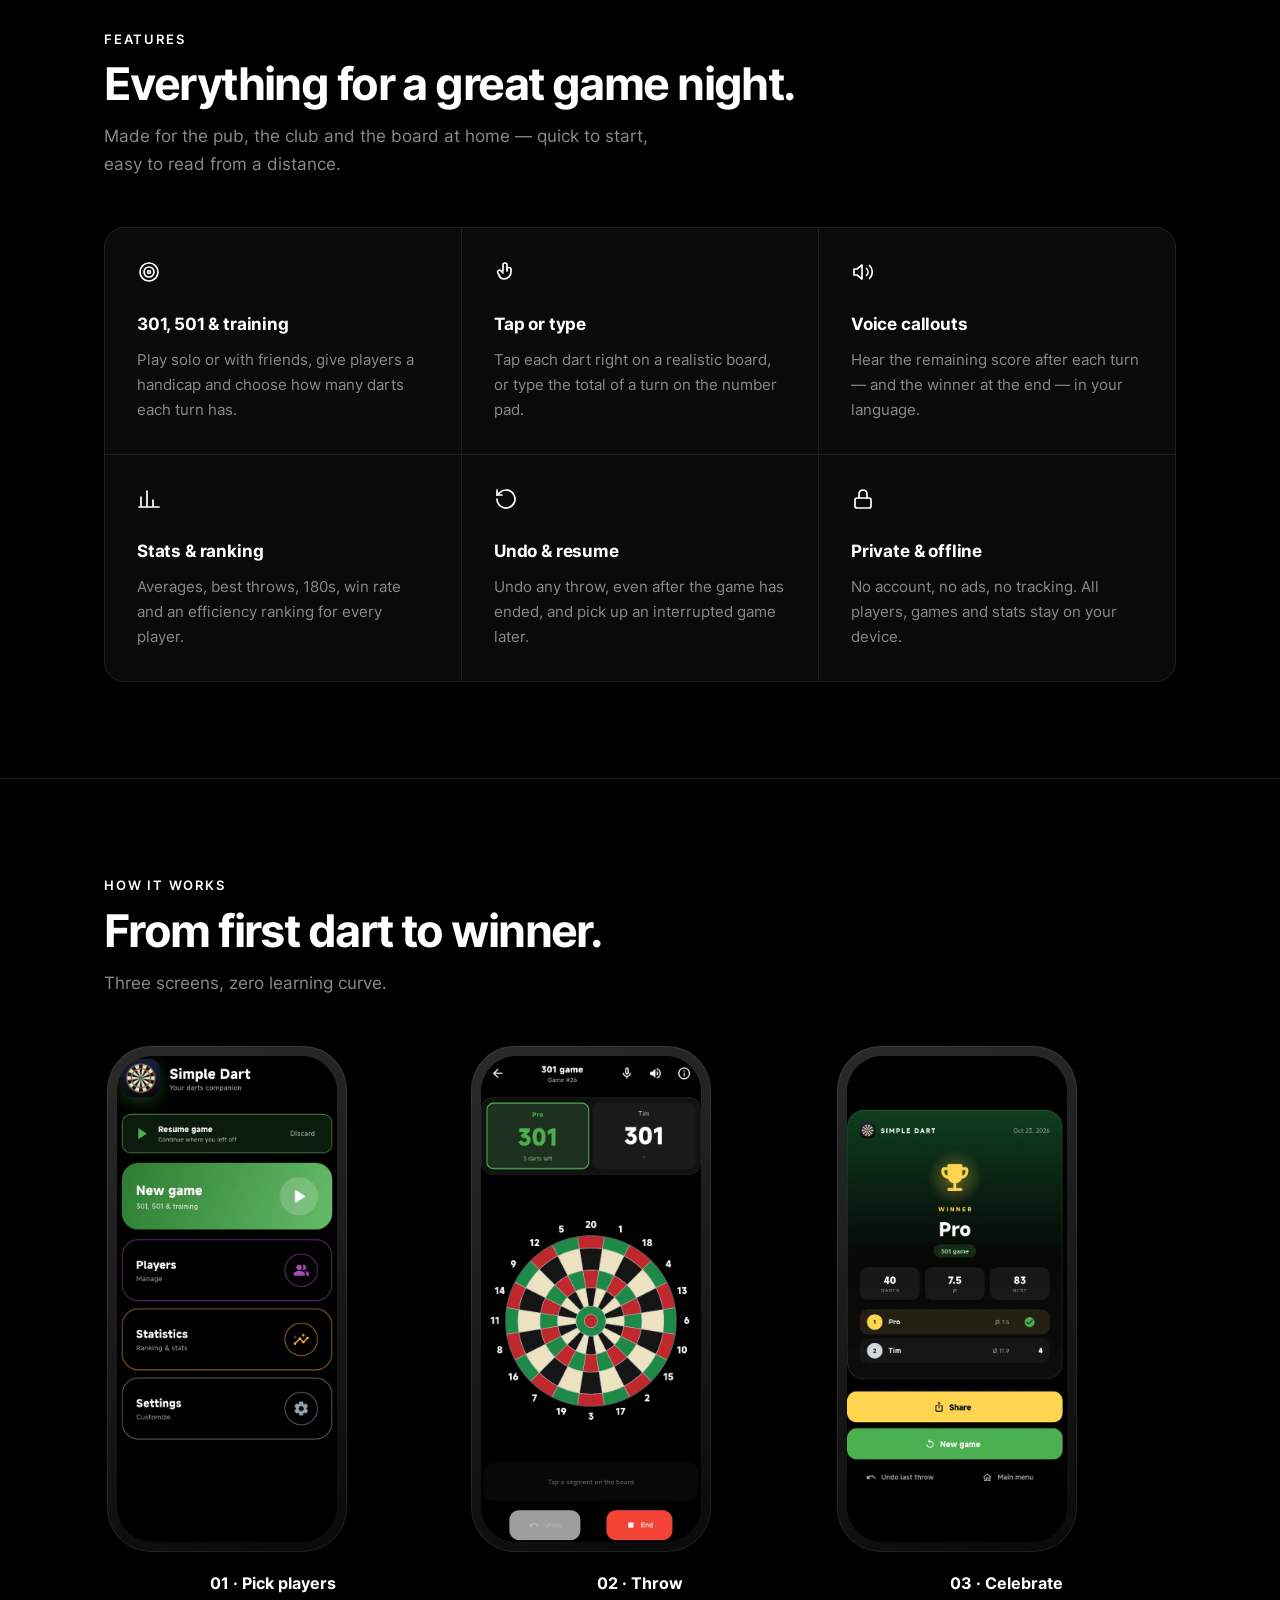
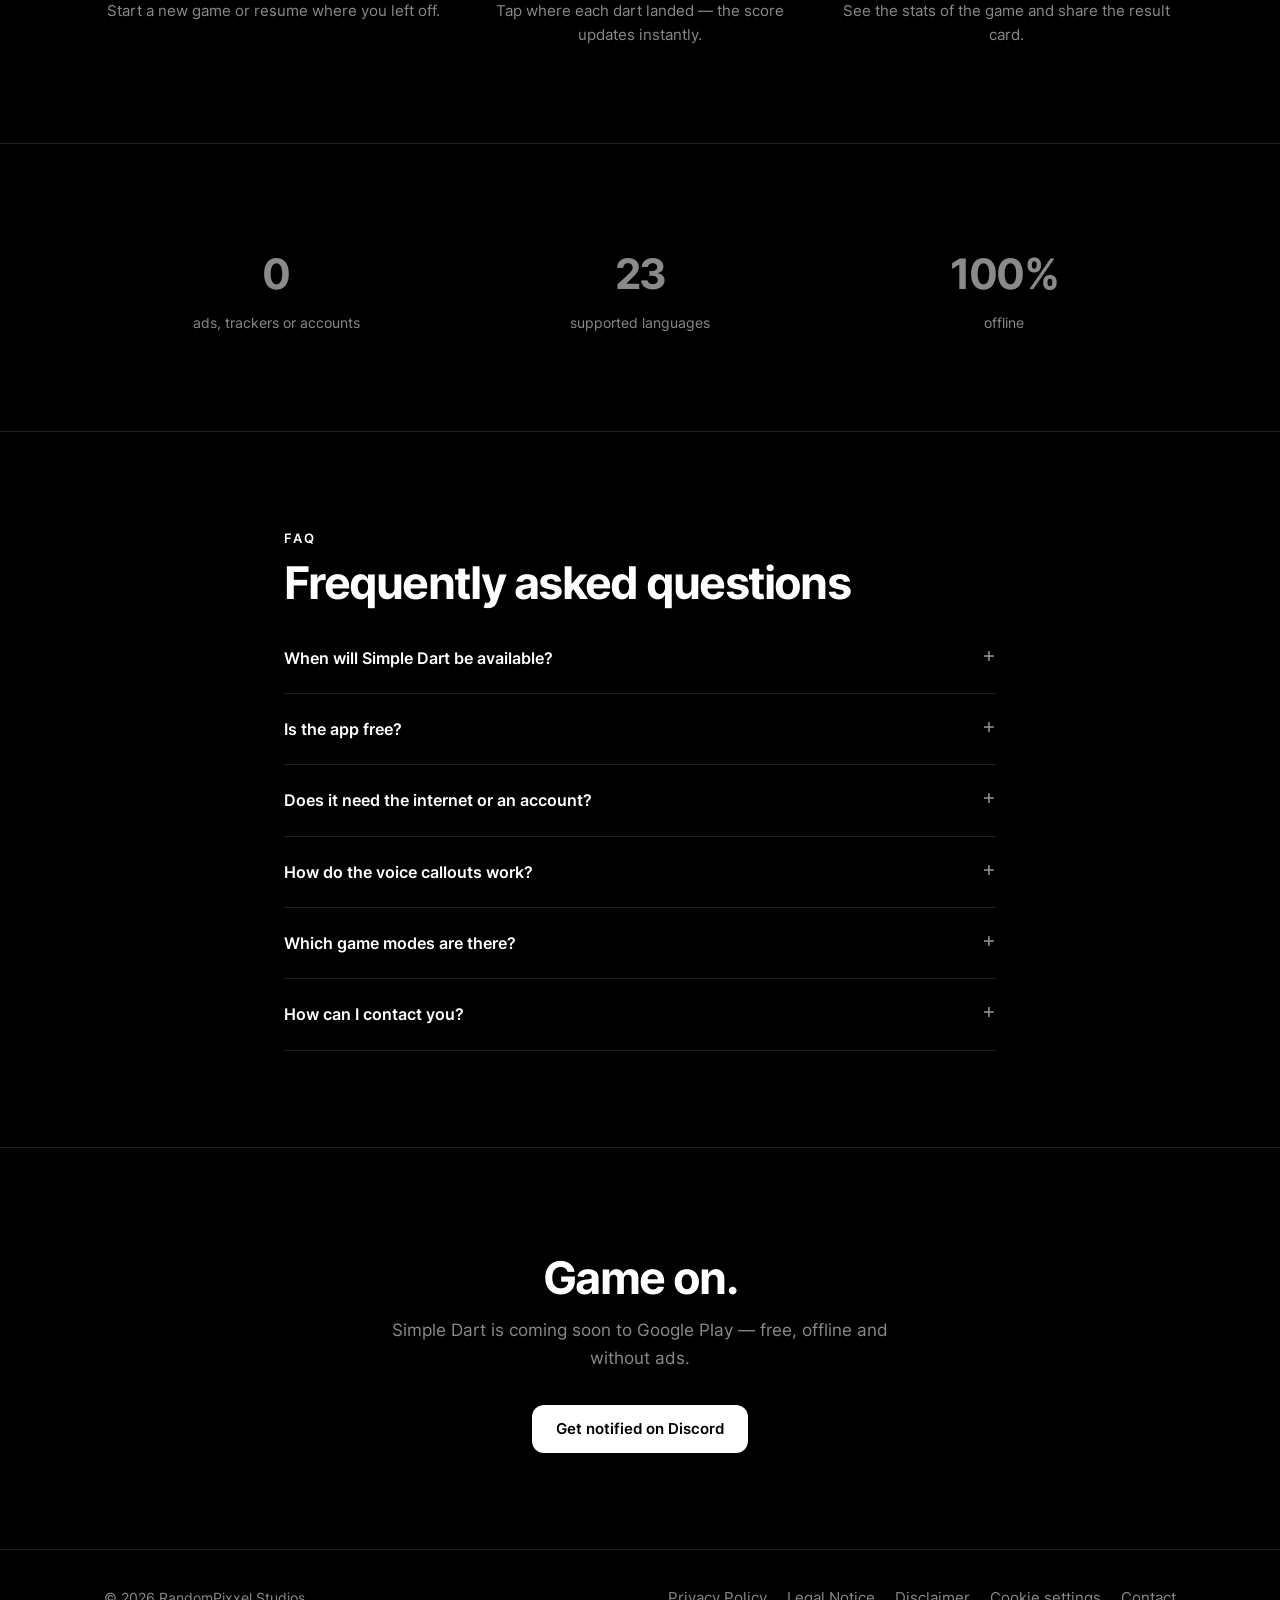
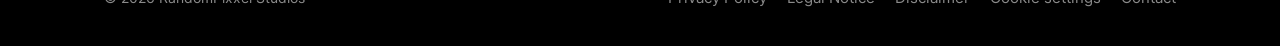
<file: SimpleDart/index.html>
<!doctype html>
<html lang="en"><head><meta charset="utf-8"><meta name="viewport" content="width=device-width,initial-scale=1">
<title>Simple Dart – The darts scorer that never misses</title>
<meta name="description" content="Simple Dart is a free, offline darts scorer for Android: 301, 501 and training, tap-on-board input, voice callouts, stats and rankings. No account, no ads.">
<meta property="og:type" content="website">
<meta property="og:site_name" content="RandomPixxel Studios">
<meta property="og:title" content="Simple Dart – The darts scorer that never misses">
<meta property="og:description" content="Free, offline darts scorer for Android: 301, 501 and training, voice callouts, stats and rankings.">
<meta property="og:url" content="https://randompixelstudios.github.io/SimpleDart/">
<meta property="og:image" content="https://randompixelstudios.github.io/assets/sd-screens.webp">
<meta name="twitter:card" content="summary_large_image">
<link rel="canonical" href="https://randompixelstudios.github.io/SimpleDart/">
<link rel="icon" href="icon.png">
<link rel="stylesheet" href="/assets/fonts.css"><meta name="theme-color" content="#000000">
<link rel="stylesheet" href="style.css?v=1"><script src="/assets/consent.js?v=5" defer></script></head>
<body>
<header><div class="wrap"><a class="brand" href="#"><img src="icon.png" alt="">Simple Dart</a>
<nav aria-label="Main"><a href="#features">Features</a><a href="#how">How it works</a><a href="#faq">FAQ</a><a href="privacy.html">Privacy</a></nav>
<a class="btn sm" href="/#projects">Coming soon</a></div></header>
<main>
<div class="hero"><div class="wrap">
<div><span class="eyebrow"><i></i>Soon free on Google Play</span>
<h1>Throw darts.<br><span class="grad">We'll do the maths.</span></h1>
<p class="lead">Simple Dart is the no-fuss darts scorer for 301, 501 and training. Tap each dart on the board, hear your remaining score and see who's on top — no account, no ads, no internet.</p>
<div class="cta"><a class="btn" href="#features"><svg viewBox="0 0 24 24" fill="currentColor"><path d="M4 2.8v18.4c0 .5.5.8.9.6L21 12.6c.4-.2.4-.9 0-1.2L4.9 2.2c-.4-.2-.9.1-.9.6z"/></svg>See what it does</a><a class="btn ghost" href="#how">How it works</a></div></div>
<div class="phone"><div class="screen"><img src="screen-game.webp" alt="Simple Dart: a 301 game between two players with the dartboard for tapping each dart" width="560" height="1245"></div></div>
</div></div>

<section class="showcase"><div class="wrap"><img src="/assets/sd-screens.webp" alt="Simple Dart on three phones: home screen, a 301 game and the winner screen" width="1600" height="900" loading="lazy"></div></section>

<section id="features"><div class="wrap"><div class="kicker">Features</div><h2>Everything for a great game night.</h2><p class="sub">Made for the pub, the club and the board at home — quick to start, easy to read from a distance.</p>
<div class="grid">
<div class="feat"><svg viewBox="0 0 24 24"><circle cx="12" cy="12" r="9"/><circle cx="12" cy="12" r="5"/><circle cx="12" cy="12" r="1.5"/></svg><h3>301, 501 &amp; training</h3><p>Play solo or with friends, give players a handicap and choose how many darts each turn has.</p></div>
<div class="feat"><svg viewBox="0 0 24 24"><path d="M9 11V5a2 2 0 0 1 4 0v6"/><path d="M13 9.5a2 2 0 0 1 4 0V12a7 7 0 0 1-7 7h-.5A5.5 5.5 0 0 1 5 15l-1.2-2.4a1.8 1.8 0 0 1 3-1.9L9 13"/></svg><h3>Tap or type</h3><p>Tap each dart right on a realistic board, or type the total of a turn on the number pad.</p></div>
<div class="feat"><svg viewBox="0 0 24 24"><path d="M11 5 6 9H3v6h3l5 4z"/><path d="M15.5 8.5a5 5 0 0 1 0 7M18.5 5.5a9 9 0 0 1 0 13"/></svg><h3>Voice callouts</h3><p>Hear the remaining score after each turn — and the winner at the end — in your language.</p></div>
<div class="feat"><svg viewBox="0 0 24 24"><path d="M4 20V10M10 20V4M16 20v-7M22 20H2"/></svg><h3>Stats &amp; ranking</h3><p>Averages, best throws, 180s, win rate and an efficiency ranking for every player.</p></div>
<div class="feat"><svg viewBox="0 0 24 24"><path d="M3 12a9 9 0 1 0 3-6.7L3 8"/><path d="M3 3v5h5"/></svg><h3>Undo &amp; resume</h3><p>Undo any throw, even after the game has ended, and pick up an interrupted game later.</p></div>
<div class="feat"><svg viewBox="0 0 24 24"><rect x="4" y="11" width="16" height="10" rx="2"/><path d="M8 11V7a4 4 0 0 1 8 0v4"/></svg><h3>Private &amp; offline</h3><p>No account, no ads, no tracking. All players, games and stats stay on your device.</p></div>
</div></div></section>

<section id="how"><div class="wrap"><div class="kicker">How it works</div><h2>From first dart to winner.</h2><p class="sub">Three screens, zero learning curve.</p>
<div class="gallery">
<figure><div class="phone"><div class="screen"><img class="fit" src="screen-home.webp" alt="Simple Dart home screen with Resume game, New game, Players, Statistics and Settings" width="560" height="983" loading="lazy"></div></div><figcaption><b>01 · Pick players</b>Start a new game or resume where you left off.</figcaption></figure>
<figure><div class="phone"><div class="screen"><img src="screen-game.webp" alt="Simple Dart game screen with scoreboard and dartboard" width="560" height="1245" loading="lazy"></div></div><figcaption><b>02 · Throw</b>Tap where each dart landed — the score updates instantly.</figcaption></figure>
<figure><div class="phone"><div class="screen"><img src="screen-winner.webp" alt="Simple Dart winner screen with darts thrown, average and best turn" width="560" height="1267" loading="lazy"></div></div><figcaption><b>03 · Celebrate</b>See the stats of the game and share the result card.</figcaption></figure>
</div>
</div></section>

<section><div class="wrap stats">
<div><b class="grad">0</b><span>ads, trackers or accounts</span></div>
<div><b class="grad">23</b><span>supported languages</span></div>
<div><b class="grad">100%</b><span>offline</span></div>
</div></section>

<section id="faq"><div class="wrap faq"><div class="kicker">FAQ</div><h2>Frequently asked questions</h2>
<details><summary>When will Simple Dart be available?</summary><p>Simple Dart is coming soon to Google Play. Join our <a href="/discord/">Discord</a> to hear first when it's out.</p></details>
<details><summary>Is the app free?</summary><p>Yes. Simple Dart is free and contains no ads and no in-app tracking.</p></details>
<details><summary>Does it need the internet or an account?</summary><p>No. The app works completely offline. Players, games and statistics are stored only on your device.</p></details>
<details><summary>How do the voice callouts work?</summary><p>The app uses the text-to-speech engine already installed on your phone. You can choose the language or turn callouts off in the settings. The app does not use the microphone.</p></details>
<details><summary>Which game modes are there?</summary><p>301 and 501 for any number of players (with handicaps and an adjustable number of darts per turn), plus a training mode for practising on your own.</p></details>
<details><summary>How can I contact you?</summary><p>Email us at <a href="mailto:randompixxelstudios@gmail.com">randompixxelstudios@gmail.com</a>.</p></details>
</div></section>

<section class="final"><div class="wrap"><h2>Game on.</h2><p class="sub">Simple Dart is coming soon to Google Play — free, offline and without ads.</p><a class="btn" href="/discord/">Get notified on Discord</a></div></section>
</main>
<footer><div class="wrap"><span>© 2026 <a href="/">RandomPixxel Studios</a></span><nav aria-label="Footer"><a href="privacy.html">Privacy Policy</a><a href="privacy.html#legal">Legal Notice</a><a href="privacy.html#disclaimer">Disclaimer</a><a href="#" data-cookie-settings>Cookie settings</a><a href="mailto:randompixxelstudios@gmail.com">Contact</a></nav></div></footer>
</body></html>
</file>
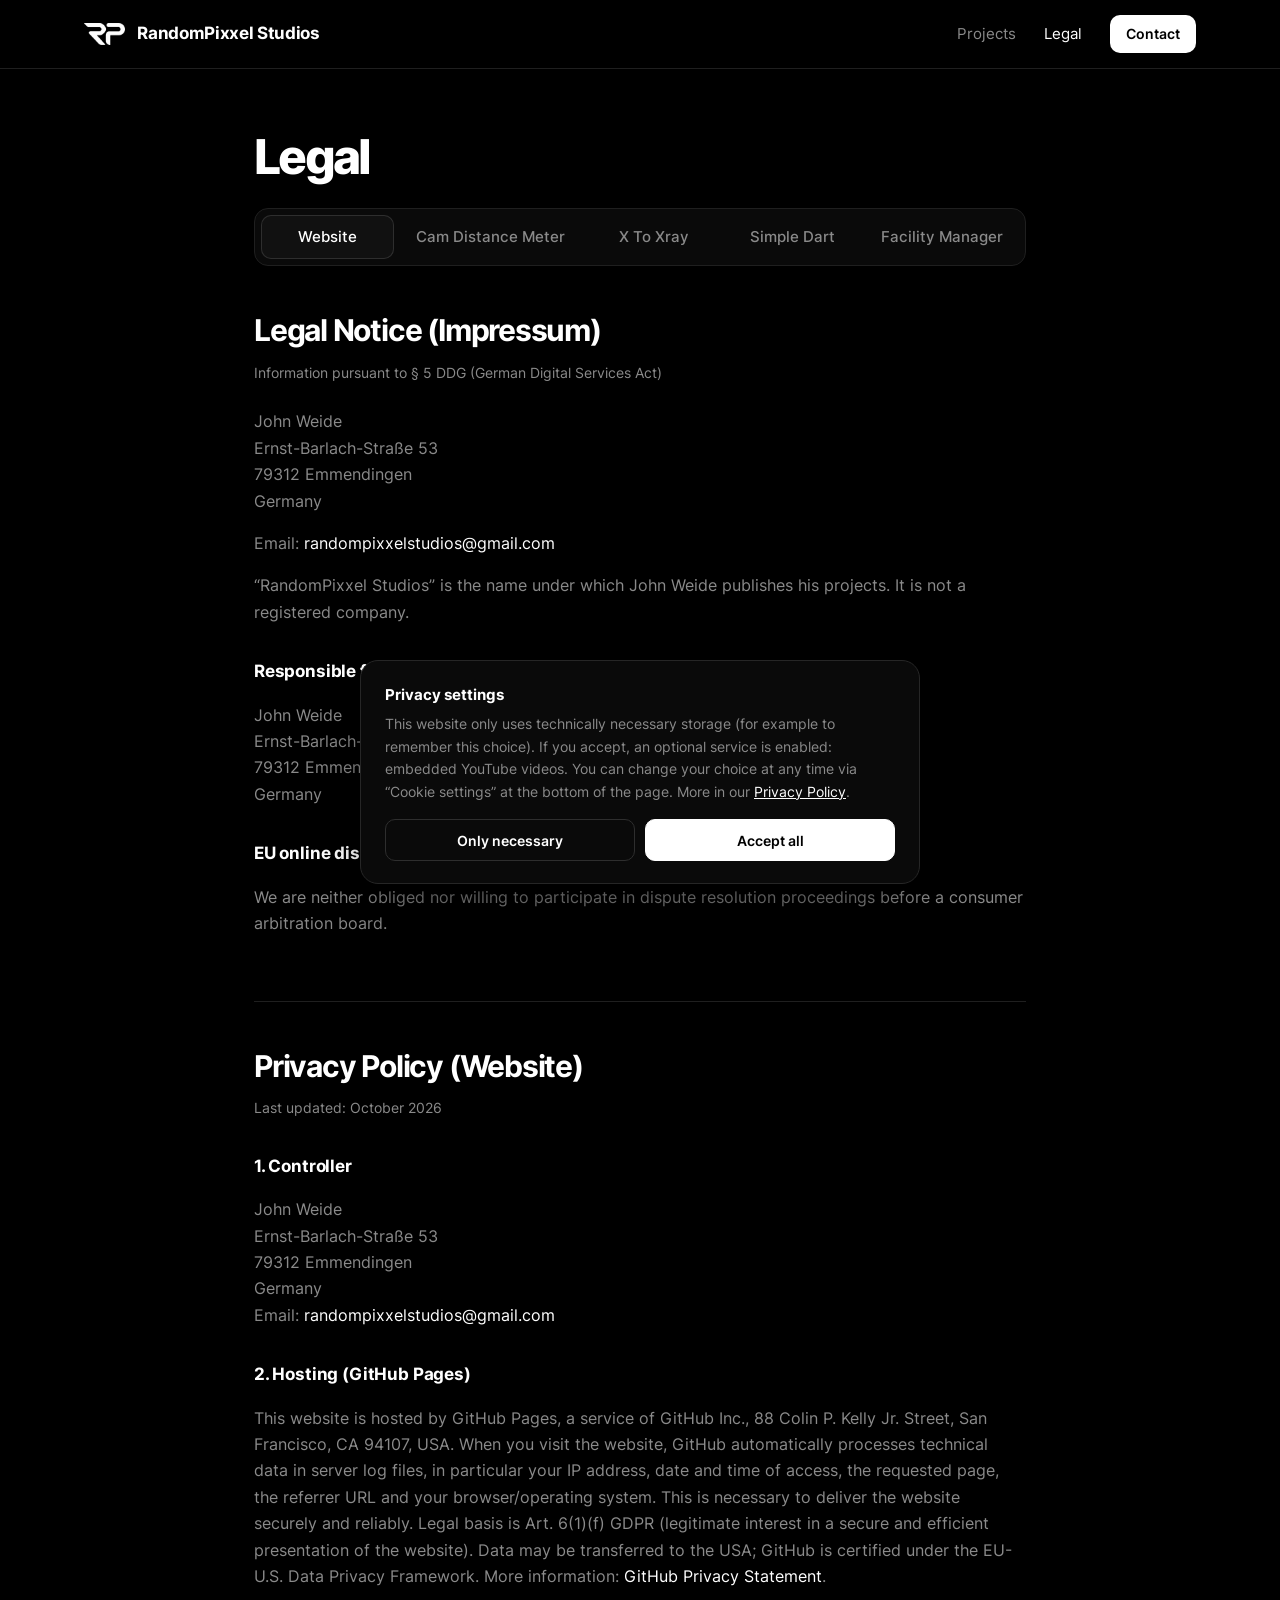
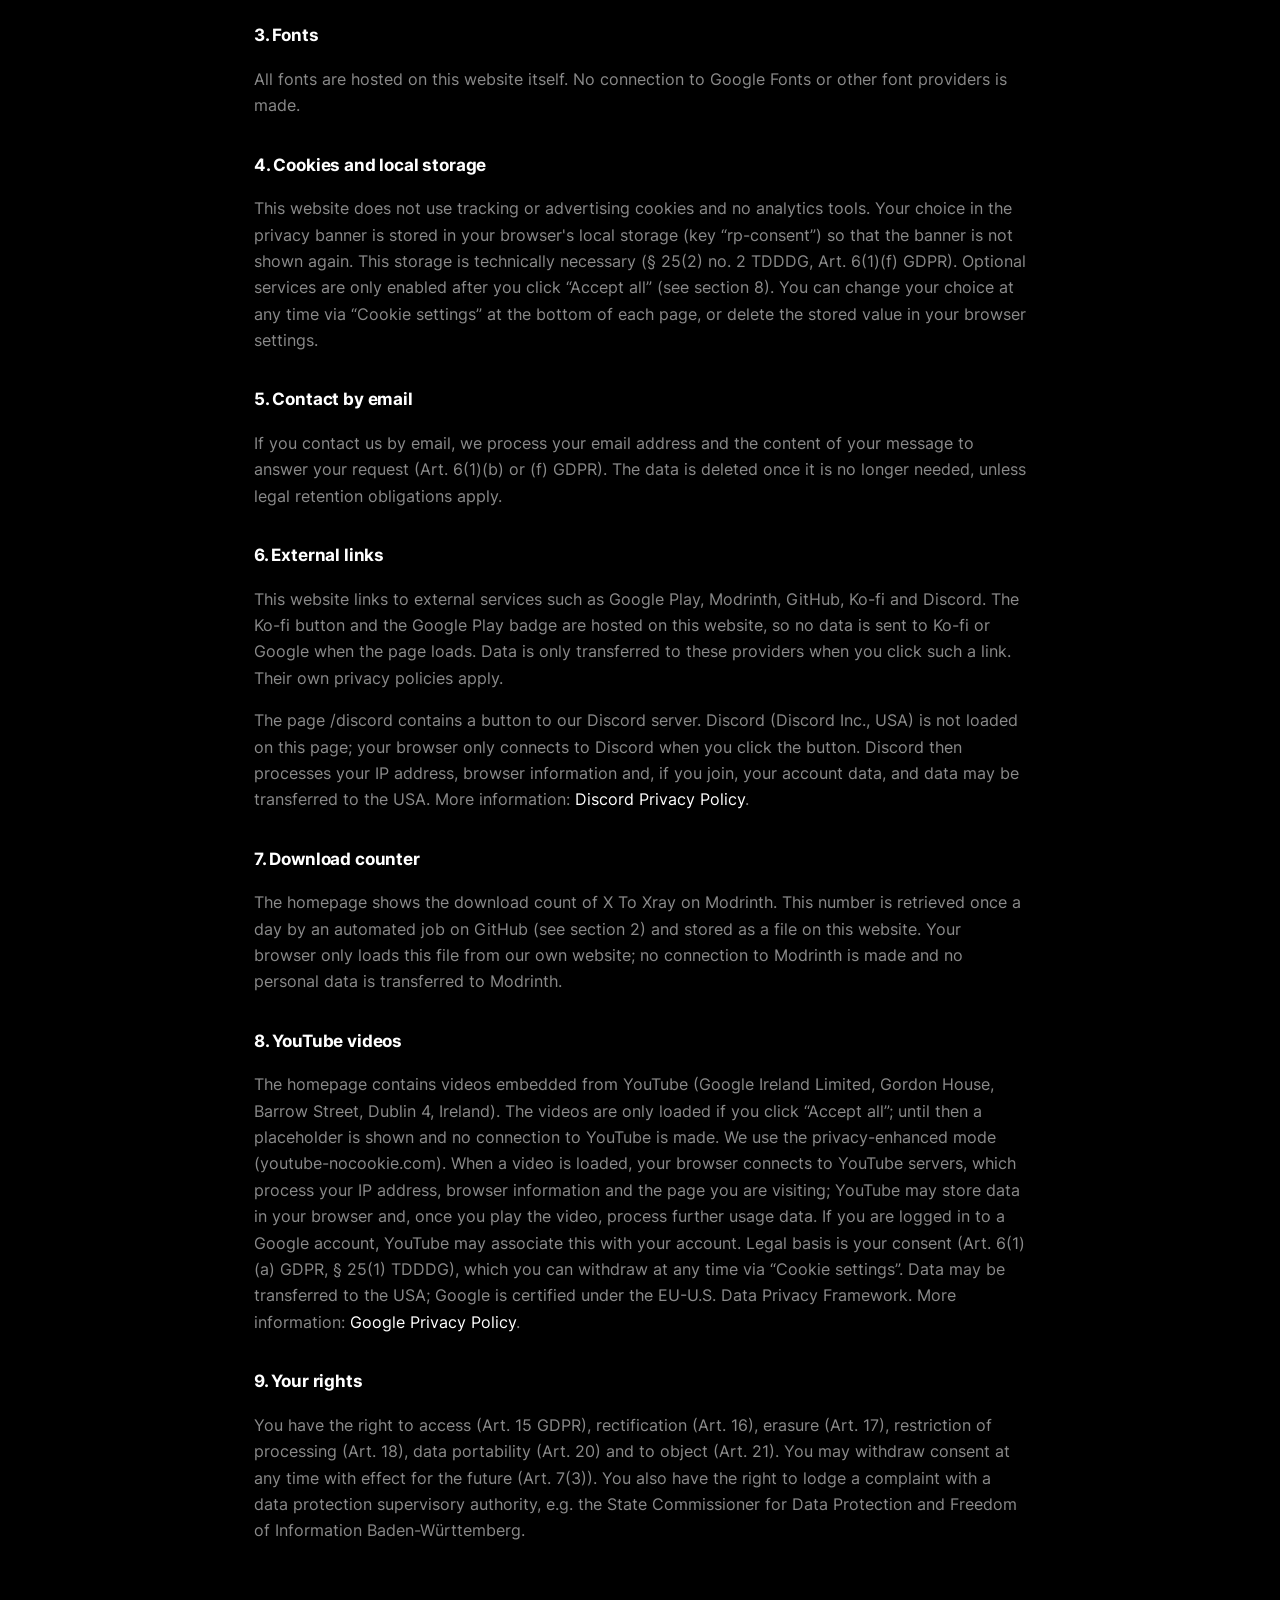
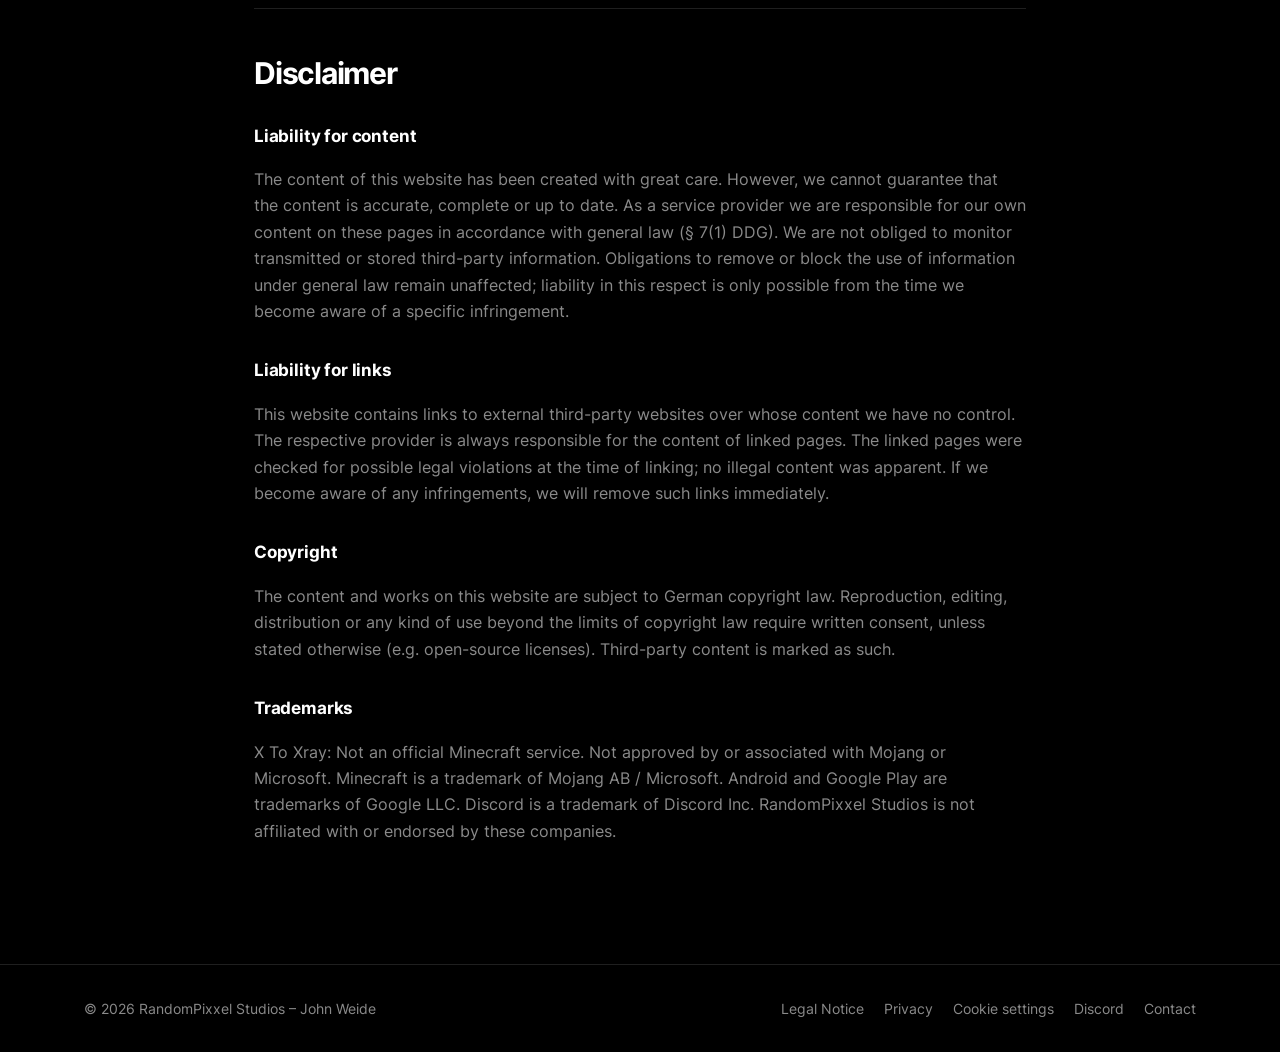
<file: legal.html>
<!doctype html>
<html lang="en">
  <head>
    <meta charset="utf-8" />
    <meta name="viewport" content="width=device-width,initial-scale=1" />
    <title>Legal – RandomPixxel Studios</title>
    <meta name="description" content="Legal notice, privacy policy and disclaimer for the RandomPixxel Studios website, Cam Distance Meter, X To Xray and Simple Dart." />
    <meta name="theme-color" content="#000000" />
    <meta property="og:type" content="website">
    <meta property="og:site_name" content="RandomPixxel Studios">
    <meta property="og:title" content="Legal – RandomPixxel Studios">
    <meta property="og:description" content="Legal notice, privacy policy and disclaimer for the RandomPixxel Studios website, Cam Distance Meter, X To Xray and Simple Dart.">
    <meta property="og:url" content="https://randompixelstudios.github.io/legal.html">
    <meta property="og:image" content="https://randompixelstudios.github.io/assets/og-image.jpg">
    <meta property="og:image:width" content="1200">
    <meta property="og:image:height" content="630">
    <meta name="twitter:card" content="summary_large_image">
    <link rel="canonical" href="https://randompixelstudios.github.io/legal.html">
    <link rel="stylesheet" href="/assets/fonts.css" />
    <link rel="stylesheet" href="/style.css?v=17" />
    <link rel="icon" href="/assets/favicon.png" />
    <link rel="apple-touch-icon" href="/assets/apple-touch-icon.png">
    <script src="/assets/consent.js?v=5" defer></script>
    <script src="/assets/menu.js?v=1" defer></script>
  </head>
  <body>
    <a class="skip" href="#main">Skip to content</a>
    <header>
      <div class="wrap">
        <a class="logo" href="/">
          <img src="/assets/logo.png" alt="" width="41" height="22" />
          RandomPixxel Studios
        </a>
        <button class="menu" type="button" aria-label="Menu" aria-expanded="false"><svg viewBox="0 0 24 24"><path d="M4 7h16M4 12h16M4 17h16"/></svg></button>
        <nav aria-label="Main">
          <a href="/#projects">Projects</a>
          <a href="/legal.html" aria-current="page">Legal</a>
          <a class="btn sm" href="/#contact">Contact</a>
        </nav>
      </div>
    </header>
    <main id="main" class="legal wrap">
      <h1>Legal</h1>
      <div class="tabs" role="tablist">
        <a href="#website" data-tab="website">Website</a>
        <a href="#cdm" data-tab="cdm">Cam Distance Meter</a>
        <a href="#xtoxray" data-tab="xtoxray">X To Xray</a>
        <a href="#simpledart" data-tab="simpledart">Simple Dart</a>
        <a href="#facilitymanager" data-tab="facilitymanager">Facility Manager</a>
      </div>
      <div class="panel" id="p-website">
        <h2 id="website">Legal Notice (Impressum)</h2>
        <p class="meta">Information pursuant to § 5 DDG (German Digital Services Act)</p>
        <p>
          John Weide
          <br />
          Ernst-Barlach-Straße 53
          <br />
          79312 Emmendingen
          <br />
          Germany
        </p>
        <p>
          Email:
          <a href="mailto:randompixxelstudios@gmail.com">randompixxelstudios@gmail.com</a>
        </p>
        <p>
          “RandomPixxel Studios” is the name under which John Weide publishes his projects. It is not a registered
          company.
        </p>
        <h3>Responsible for the content pursuant to § 18 (2) MStV</h3>
        <p>
          John Weide
          <br />
          Ernst-Barlach-Straße 53
          <br />
          79312 Emmendingen
          <br />
          Germany
        </p>
        <h3>EU online dispute resolution</h3>
        <p>
          We are neither obliged nor willing to participate in dispute resolution proceedings before a consumer
          arbitration board.
        </p>

        <h2 id="website-privacy">Privacy Policy (Website)</h2>
        <p class="meta">Last updated: October 2026</p>
        <h3>1. Controller</h3>
        <p>
          John Weide
          <br />
          Ernst-Barlach-Straße 53
          <br />
          79312 Emmendingen
          <br />
          Germany
          <br />
          Email:
          <a href="mailto:randompixxelstudios@gmail.com">randompixxelstudios@gmail.com</a>
        </p>
        <h3>2. Hosting (GitHub Pages)</h3>
        <p>
          This website is hosted by GitHub Pages, a service of GitHub Inc., 88 Colin P. Kelly Jr. Street, San Francisco,
          CA 94107, USA. When you visit the website, GitHub automatically processes technical data in server log files,
          in particular your IP address, date and time of access, the requested page, the referrer URL and your
          browser/operating system. This is necessary to deliver the website securely and reliably. Legal basis is Art.
          6(1)(f) GDPR (legitimate interest in a secure and efficient presentation of the website). Data may be
          transferred to the USA; GitHub is certified under the EU-U.S. Data Privacy Framework. More information:
          <a href="https://docs.github.com/en/site-policy/privacy-policies/github-general-privacy-statement">GitHub Privacy Statement</a>.
        </p>
        <h3>3. Fonts</h3>
        <p>
          All fonts are hosted on this website itself. No connection to Google Fonts or other font providers is made.
        </p>
        <h3>4. Cookies and local storage</h3>
        <p>
          This website does not use tracking or advertising cookies and no analytics tools. Your choice in the privacy
          banner is stored in your browser's local storage (key “rp-consent”) so that the banner is not shown again.
          This storage is technically necessary (§ 25(2) no. 2 TDDDG, Art. 6(1)(f) GDPR). Optional services are only
          enabled after you click “Accept all” (see section 8). You can change your choice at any time via “Cookie settings” at the bottom of
          each page, or delete the stored value in your browser settings.
        </p>
        <h3>5. Contact by email</h3>
        <p>
          If you contact us by email, we process your email address and the content of your message to answer your
          request (Art. 6(1)(b) or (f) GDPR). The data is deleted once it is no longer needed, unless legal retention
          obligations apply.
        </p>
        <h3>6. External links</h3>
        <p>
          This website links to external services such as Google Play, Modrinth, GitHub, Ko-fi and Discord. The Ko-fi button and
          the Google Play badge are hosted on this website, so no data is sent to Ko-fi or Google when the page loads.
          Data is only transferred to these providers when you click such a link. Their own privacy policies apply.
        </p>
        <p>
          The page /discord contains a button to our Discord server. Discord (Discord Inc., USA) is not loaded on this
          page; your browser only connects to Discord when you click the button. Discord then processes your IP address,
          browser information and, if you join, your account data, and data may be transferred to the USA. More
          information:
          <a href="https://discord.com/privacy">Discord Privacy Policy</a>.
        </p>
        <h3>7. Download counter</h3>
        <p>
          The homepage shows the download count of X To Xray on Modrinth. This number is retrieved once a day by an
          automated job on GitHub (see section 2) and stored as a file on this website. Your browser only loads this file
          from our own website; no connection to Modrinth is made and no personal data is transferred to Modrinth.
        </p>
        <h3>8. YouTube videos</h3>
        <p>
          The homepage contains videos embedded from YouTube (Google Ireland Limited, Gordon House, Barrow Street,
          Dublin 4, Ireland). The videos are only loaded if you click “Accept all”; until then a placeholder is shown and
          no connection to YouTube is made. We use the privacy-enhanced mode (youtube-nocookie.com). When a video is
          loaded, your browser connects to YouTube servers, which process your IP address, browser information and the
          page you are visiting; YouTube may store data in your browser and, once you play the video, process further
          usage data. If you are logged in to a Google account, YouTube may associate this with your account. Legal
          basis is your consent (Art. 6(1)(a) GDPR, § 25(1) TDDDG), which you can withdraw at any time via “Cookie
          settings”. Data may be transferred to the USA; Google is certified under the EU-U.S. Data Privacy Framework.
          More information:
          <a href="https://policies.google.com/privacy">Google Privacy Policy</a>.
        </p>
        <h3>9. Your rights</h3>
        <p>
          You have the right to access (Art. 15 GDPR), rectification (Art. 16), erasure (Art. 17), restriction of
          processing (Art. 18), data portability (Art. 20) and to object (Art. 21). You may withdraw consent at any time
          with effect for the future (Art. 7(3)). You also have the right to lodge a complaint with a data protection
          supervisory authority, e.g. the State Commissioner for Data Protection and Freedom of Information
          Baden-Württemberg.
        </p>

        <h2 id="website-disclaimer">Disclaimer</h2>
        <h3>Liability for content</h3>
        <p>
          The content of this website has been created with great care. However, we cannot guarantee that the content is
          accurate, complete or up to date. As a service provider we are responsible for our own content on these pages
          in accordance with general law (§ 7(1) DDG). We are not obliged to monitor transmitted or stored third-party
          information. Obligations to remove or block the use of information under general law remain unaffected;
          liability in this respect is only possible from the time we become aware of a specific infringement.
        </p>
        <h3>Liability for links</h3>
        <p>
          This website contains links to external third-party websites over whose content we have no control. The
          respective provider is always responsible for the content of linked pages. The linked pages were checked for
          possible legal violations at the time of linking; no illegal content was apparent. If we become aware of any
          infringements, we will remove such links immediately.
        </p>
        <h3>Copyright</h3>
        <p>
          The content and works on this website are subject to German copyright law. Reproduction, editing, distribution
          or any kind of use beyond the limits of copyright law require written consent, unless stated otherwise (e.g.
          open-source licenses). Third-party content is marked as such.
        </p>
        <h3>Trademarks</h3>
        <p>
          X To Xray: Not an official Minecraft service. Not approved by or associated with Mojang or Microsoft.
          Minecraft is a trademark of Mojang AB / Microsoft. Android and Google Play are trademarks of Google LLC. Discord is a trademark of Discord Inc.
          RandomPixxel Studios is not affiliated with or endorsed by these companies.
        </p>
      </div>
      <div class="panel" id="p-cdm">
        <p class="meta">
          This is the legal information for the Android app Cam Distance Meter.
          <a href="/CamDistanceMeter/datenschutz.html">Deutsche Version</a>
        </p>
        <h2 id="cdm">Privacy Policy – Cam Distance Meter</h2>
        <p>Last updated: October 2026</p>
        <h3>1. Introduction</h3>
        <p>We take the protection of your personal data seriously.</p>
        <p>
          This Privacy Policy explains what data may be processed when you use the Cam Distance Meter application and
          for what purposes.
        </p>
        <p>The application is designed so that its main functions operate locally on your device.</p>
        <h3>2. Data Controller</h3>
        <p>The data controller responsible for data processing under applicable data protection laws is:</p>
        <p>
          John Weide
          <br />
          Ernst-Barlach-Straße 53
          <br />
          79312 Emmendingen
          <br />
          Germany
        </p>
        <p>Email: randompixxelstudios@gmail.com</p>
        <p>
          If you have any questions regarding privacy or data protection, you may contact us using the information
          above.
        </p>
        <h3>3. Personal Data Processing</h3>
        <p>We generally do not collect or store personal data on our own servers.</p>
        <p>The application&#x27;s measurement functions are designed to operate locally on your mobile device.</p>
        <p>We do not operate servers for storing camera data, measurement data, or user measurement data.</p>
        <h3>4. Camera Access</h3>
        <p>The application requires access to your device&#x27;s camera.</p>
        <p>Purpose</p>
        <p>
          Camera access is used exclusively to provide the application&#x27;s functionality for calculating and
          displaying distances, lengths, and other measurements.
        </p>
        <p>Processing of Camera Data</p>
        <p>Camera data used for the measurement functionality is processed locally on your device.</p>
        <p>We do not:</p>
        <ul>
          <li>store camera recordings on our own servers</li>
          <li>transmit camera images or videos to our own servers</li>
          <li>sell camera data</li>
          <li>use camera data for advertising or tracking purposes</li>
        </ul>
        <p>The camera is used exclusively to provide the measurement functionality requested by the user.</p>
        <h3>5. Measurement Data</h3>
        <p>Measurements and measurement results are generally processed locally on your device.</p>
        <p>We do not have access to your measurement results and do not store them on our own servers.</p>
        <p>
          If the application stores settings or other information locally on your device, such storage is used solely
          for the operation and functionality of the application.
        </p>
        <h3>6. Advertising (Google AdMob)</h3>
        <p>
          To fund the application, an advertising banner is displayed at the bottom of the screen. For this we use
          Google AdMob, provided by Google Ireland Limited, Gordon House, Barrow Street, Dublin 4, Ireland, and for
          users outside the EEA/UK/Switzerland by Google LLC, 1600 Amphitheatre Parkway, Mountain View, CA 94043, USA
          (&quot;Google&quot;).
        </p>
        <p>Data Processed</p>
        <p>When ads are loaded, Google may in particular process the following data:</p>
        <ul>
          <li>your device&#x27;s advertising ID</li>
          <li>IP address</li>
          <li>device type, operating system and language settings</li>
          <li>approximate location (derived from the IP address)</li>
          <li>ad interactions (e.g. impressions and clicks)</li>
          <li>diagnostic and crash data of the ads SDK</li>
        </ul>
        <p>Camera images and measurement results are never transmitted to Google or any other advertising partner.</p>
        <p>Consent (EU/EEA, United Kingdom, Switzerland)</p>
        <p>
          On first launch, a consent dialog (Google User Messaging Platform, a certified consent management platform
          under the IAB TCF) is shown. There you decide whether personalized ads may be shown and whether information
          may be stored on or accessed from your device. Without consent, only non-personalized or limited ads are
          served where permitted.
        </p>
        <p>
          The legal basis is your consent pursuant to Art. 6(1)(a) GDPR and Section 25(1) TDDDG. You can withdraw or
          change your consent at any time with effect for the future: Settings → Privacy → &quot;Privacy settings
          (ads)&quot;.
        </p>
        <p>Notice for Users in the United States</p>
        <p>
          Under the privacy laws of certain U.S. states (e.g. California – CCPA/CPRA, Virginia, Colorado, Connecticut,
          Utah), the disclosure of data for advertising purposes may be considered a &quot;sale&quot; or
          &quot;sharing&quot; of personal information or &quot;targeted advertising&quot;. You have the right to opt
          out. You can do so in the app under Settings → Privacy → &quot;Privacy settings (ads)&quot;. We do not sell
          personal information for money, and we do not knowingly process data of children under 16 for advertising
          purposes.
        </p>
        <p>International Data Transfers</p>
        <p>
          Google may transfer data to the United States. Google is certified under the EU-U.S. Data Privacy Framework;
          EU Standard Contractual Clauses are used in addition.
        </p>
        <p>Resetting or Deleting the Advertising ID</p>
        <p>You can reset or delete your advertising ID at any time in your Android settings under Google → Ads.</p>
        <p>
          More information:
          <a href="https://policies.google.com/privacy">https://policies.google.com/privacy</a>
          and
          <a href="https://policies.google.com/technologies/partner-sites">https://policies.google.com/technologies/partner-sites</a>
        </p>
        <p>We ourselves do not sell or rent personal data.</p>
        <h3>7. No Disclosure of Personal Data by Us</h3>
        <p>
          Apart from the advertising described in Section 6, we do not disclose personal data to third parties unless
          required by law or necessary for a feature explicitly used by you.
        </p>
        <p>
          Because the application does not use our own servers to process camera or measurement data, such information
          is not centrally stored by us.
        </p>
        <h3>8. Device Permissions</h3>
        <p>The application may require certain device permissions to provide its functionality.</p>
        <p>In particular, camera permission may be required.</p>
        <p>
          You can manage or revoke permissions at any time through your device&#x27;s operating system settings. Please
          note that certain features may not function properly without the required permissions.
        </p>
        <h3>9. Legal Basis</h3>
        <p>
          Where personal data is processed while using the application, such processing is carried out in accordance
          with applicable legal requirements.
        </p>
        <p>Where applicable, processing may be necessary to provide the functionality requested by the user.</p>
        <h3>10. Your Data Protection Rights</h3>
        <p>Depending on applicable law, you may have the following rights:</p>
        <ul>
          <li>the right of access to personal data</li>
          <li>the right to rectification</li>
          <li>the right to erasure</li>
          <li>the right to restriction of processing</li>
          <li>the right to data portability</li>
          <li>the right to object to certain processing activities</li>
          <li>the right to withdraw consent where processing is based on consent</li>
          <li>the right to lodge a complaint with a competent data protection authority</li>
        </ul>
        <h3>11. Data Security</h3>
        <p>Data required for the measurement functionality is generally processed locally on your device.</p>
        <p>
          We recommend protecting your device using the security features provided by your operating system and keeping
          your device updated with the latest security updates.
        </p>
        <h3>12. Changes to This Privacy Policy</h3>
        <p>
          We may update this Privacy Policy if changes to the application, legal requirements, or technical developments
          make this necessary.
        </p>
        <p>The most current version will be made available within the application or through a link provided by us.</p>
        <h3>13. Contact</h3>
        <p>If you have questions regarding privacy or data protection, please contact:</p>
        <p>
          John Weide
          <br />
          Ernst-Barlach-Straße 53
          <br />
          79312 Emmendingen
          <br />
          Germany
        </p>
        <p>Email: randompixxelstudios@gmail.com</p>
        <h2>Legal Notice (Impressum)</h2>
        <h3>Provider Information</h3>
        <p>
          John Weide
          <br />
          Ernst-Barlach-Straße 53
          <br />
          79312 Emmendingen
          <br />
          Germany
        </p>
        <p>Email: randompixxelstudios@gmail.com</p>
        <h2>Disclaimer / Limitation of Liability</h2>
        <h3>1. General Use</h3>
        <p>The Cam Distance Meter application is developed and provided to the best of our knowledge and ability.</p>
        <p>Use of the application is at the user&#x27;s own responsibility.</p>
        <p>
          While we strive to provide a reliable and functional application, we cannot guarantee that the application
          will always be error-free, uninterrupted, or suitable for every purpose.
        </p>
        <h3>2. Accuracy of Measurements</h3>
        <p>
          Distances, lengths, and other measurements generated by the application may vary depending on various factors.
        </p>
        <p>These factors may include:</p>
        <ul>
          <li>lighting conditions</li>
          <li>camera hardware</li>
          <li>device model</li>
          <li>device sensors</li>
          <li>movement of the device</li>
          <li>distance and position of measured objects</li>
          <li>technical limitations of the software and hardware</li>
        </ul>
        <p>Measurement results are provided for general informational and guidance purposes only.</p>
        <p>They do not replace professional or calibrated measuring equipment.</p>
        <p>The application must not be used where precise or safety-critical measurements are required.</p>
        <p>
          In particular, the application must not be used as the sole basis for decisions where inaccurate measurements
          could result in personal injury, property damage, financial loss, or other significant consequences.
        </p>
        <h3>3. No Warranty</h3>
        <p>We make no guarantee regarding:</p>
        <ul>
          <li>the absolute accuracy of measurement results</li>
          <li>suitability for a particular purpose</li>
          <li>uninterrupted availability of the application</li>
          <li>complete freedom from software errors</li>
          <li>compatibility with all devices or operating system versions</li>
        </ul>
        <h3>4. Limitation of Liability</h3>
        <p>
          To the extent permitted by applicable law, liability for damages arising from the use or inability to use the
          application is excluded.
        </p>
        <p>
          Nothing in this disclaimer excludes or limits liability where such liability cannot legally be excluded or
          limited, including liability for intentional misconduct, gross negligence, or injury to life, body, or health
          where applicable law requires otherwise.
        </p>
        <h3>5. User Responsibility</h3>
        <p>Users are responsible for determining whether the application is suitable for their intended purpose.</p>
        <p>
          For important, professional, legal, medical, technical, construction-related, or safety-critical purposes,
          appropriate professional measurement methods and equipment must be used.
        </p>
      </div>
      <div class="panel" id="p-xtoxray">
        <h2 id="xtoxray">Privacy Policy – X To Xray</h2>
        <p class="meta">Last updated: October 2026</p>
        <p class="notice">Not an official Minecraft service. Not approved by or associated with Mojang or Microsoft.</p>
        <h3>1. Controller</h3>
        <p>
          John Weide
          <br />
          Ernst-Barlach-Straße 53
          <br />
          79312 Emmendingen
          <br />
          Germany
          <br />
          Email:
          <a href="mailto:randompixxelstudios@gmail.com">randompixxelstudios@gmail.com</a>
        </p>
        <h3>2. No data collection</h3>
        <p>
          The Minecraft mod “X To Xray” does not collect, store or transmit any personal data. It does not establish any
          network connections of its own, contains no analytics, tracking or advertising, and does not send any data to
          us or to third parties.
        </p>
        <h3>3. Local files</h3>
        <p>
          The mod stores its settings (e.g. configuration and news display state) exclusively
          locally in your Minecraft folder on your computer. You can delete these files at any time.
        </p>
        <h3>4. Links in the game</h3>
        <p>
          The mod may display clickable links (e.g. to Discord, YouTube or Modrinth). A connection to these services is
          only established if you click such a link; their own privacy policies then apply.
        </p>
        <h3>5. Download platforms</h3>
        <p>
          The mod is distributed via Modrinth and GitHub. When you download it there, the respective platform processes
          data under its own privacy policy. We have no influence on this processing.
        </p>
        <h3>6. Your rights</h3>
        <p>
          As we do not process personal data through the mod, there is generally no data about you held by us. If you
          contact us by email, the rights listed in the website privacy policy apply.
        </p>

        <h2>Disclaimer – X To Xray</h2>
        <h3>1. Use at your own risk</h3>
        <p>
          The mod is provided “as is”, free of charge and without any warranty. We do not guarantee that it is
          error-free, compatible with every Minecraft version, loader or other mods, or that it will not affect your
          game or worlds. Please back up your worlds before using mods.
        </p>
        <h3>2. Servers and game rules</h3>
        <p>
          Using Xray features on multiplayer servers may violate the rules of those servers and can lead to bans. You
          are solely responsible for using the mod only where it is permitted. We accept no liability for any
          consequences of using the mod on third-party servers.
        </p>
        <h3>3. Limitation of liability</h3>
        <p>
          To the extent permitted by law, liability for damages arising from the use or inability to use the mod is
          excluded. This does not apply to liability for intent, gross negligence or injury to life, body or health.
        </p>
        <h3>4. License and trademarks</h3>
        <p>
          The source code is published under the Apache License 2.0 on
          <a href="https://github.com/RandomPixelStudios/X-To-Xray">GitHub</a>. Not an official Minecraft service. Not approved by or associated with Mojang or Microsoft. Minecraft is a
          trademark of Mojang AB / Microsoft.
        </p>
      </div>
      <div class="panel" id="p-simpledart">
        <p class="meta">
          This is the legal information for the Android app Simple Dart.
          <a href="/SimpleDart/">Project page</a>
        </p>
        <h2 id="simpledart">Privacy Policy – Simple Dart</h2>
        <p class="meta">Last updated: October 2026</p>
        <h3>1. Introduction and scope</h3>
        <p>
          This privacy policy explains which data is processed when you use the Android app “Simple Dart”. It applies to
          users worldwide. The app works completely offline and locally on your device; there is no user account and no
          registration.
        </p>
        <h3>2. Controller</h3>
        <p>
          John Weide
          <br />
          Ernst-Barlach-Straße 53
          <br />
          79312 Emmendingen
          <br />
          Germany
          <br />
          Email:
          <a href="mailto:randompixxelstudios@gmail.com">randompixxelstudios@gmail.com</a>
        </p>
        <h3>3. Data stored on your device</h3>
        <p>The app stores the following data locally on your device only:</p>
        <ul>
          <li>player names and avatar colours you create</li>
          <li>games, throws and the statistics and rankings calculated from them</li>
          <li>settings (e.g. starting points, darts per turn, input method, language, sound, vibration, announcements)</li>
          <li>an interrupted game, so you can resume it, and training records</li>
        </ul>
        <p>
          The app does not transmit this data. We operate no servers, have no access to your data and do not share
          anything with third parties. The app does not require an internet connection. Where possible, please use
          nicknames as player names and only store other people's names with their consent.
        </p>
        <h3>4. Voice announcements (text-to-speech)</h3>
        <p>
          The optional announcement of the remaining score and of the winner uses the text-to-speech engine installed on
          your device (e.g. Google Speech Services). Only player names and scores are passed to this engine to be spoken;
          the app itself does not transmit any data. Depending on your device settings, the text-to-speech engine may
          process the text according to its own privacy terms, which are the responsibility of its provider. You can turn
          announcements off at any time in the app settings or directly in a game.
        </p>
        <p>The app does not use the microphone and does not record or recognise speech.</p>
        <h3>5. Sound effects, vibration and screen</h3>
        <p>
          Sound effects are short tones generated by the app on your device. Haptic feedback uses the “vibrate”
          permission. Both can be turned off in the app settings. During training the screen is kept on so it does not
          lock while you play. None of this involves processing of personal data.
        </p>
        <h3>6. Sharing results</h3>
        <p>
          When you tap “Share” after a game, an image of the result card (with player names, date and figures) is
          created on your device and handed to the app you choose via the Android share menu. This only happens when you
          explicitly tap “Share”. The app you choose and its provider are responsible for any further processing.
        </p>
        <h3>7. No ads, no tracking, no sale of data</h3>
        <p>
          The app contains no advertising, no analytics or tracking services and no third-party SDKs that collect
          personal data. We do not sell, rent or “share” (as defined by the California Consumer Privacy Act) any personal
          information and do not use it for targeted advertising or profiling.
        </p>
        <h3>8. Permissions</h3>
        <p>
          The app only uses the “vibrate” permission for haptic feedback. No access to the internet, camera, microphone,
          location, contacts or files is required. You can manage permissions at any time in your device's settings.
        </p>
        <h3>9. Google Play and device backup</h3>
        <p>
          When you download the app from Google Play, Google processes data under its own responsibility and
          <a href="https://policies.google.com/privacy">privacy policy</a>. At most, we receive aggregated, non-personal
          statistics (e.g. install counts) and crash reports if you have allowed your device to send them.
        </p>
        <p>
          If Android backup is enabled on your device, the operating system may back up app data encrypted to your
          Google account and restore it on reinstallation. This is controlled by your device and Google; we have no
          access to it.
        </p>
        <h3>10. Retention and deletion</h3>
        <p>
          Data is kept until you delete it in the app (e.g. remove players or discard a game), uninstall the app or clear
          the app data in your system settings.
        </p>
        <h3>11. Legal basis</h3>
        <p>
          Where personal data (e.g. player names) is processed, this happens only locally to provide the features you
          request (Art. 6(1)(b) or (f) GDPR / UK GDPR). Processing for purely personal or household purposes may also fall
          outside the GDPR (Art. 2(2)(c) GDPR).
        </p>
        <h3>12. Your rights</h3>
        <p>
          Under the GDPR (EU/EEA), the UK GDPR and the Swiss FADP you have the right of access, rectification, erasure,
          restriction of processing, data portability and objection, as well as the right to lodge a complaint with a
          data protection supervisory authority, e.g. the State Commissioner for Data Protection and Freedom of
          Information Baden-Württemberg.
        </p>
        <p>
          Depending on where you live, you may have further rights, e.g. under the CCPA/CPRA (California) and other U.S.
          state laws, the LGPD (Brazil), PIPEDA (Canada), the Privacy Act (Australia) or comparable laws. You will not be
          discriminated against for exercising your rights.
        </p>
        <p>
          Since all data is stored only on your device and we have no access to it, you can view, change and delete it
          yourself at any time. For questions, contact us at the email address above.
        </p>
        <h3>13. International transfers</h3>
        <p>The app does not transfer any data to other countries. No data is transmitted to us or to third parties.</p>
        <h3>14. Children</h3>
        <p>
          The app is suitable for all ages. Because the app does not collect or transmit any data, no personal
          information from children within the meaning of COPPA (USA) or comparable laws is sent to us or to third
          parties. Parents can delete all data at any time in the app or by uninstalling it.
        </p>
        <h3>15. Security</h3>
        <p>
          Data is kept in the app's private storage, which other apps cannot access. Please protect your device with a
          screen lock and keep it up to date.
        </p>
        <h3>16. Changes</h3>
        <p>
          We may update this privacy policy if changes to the app or legal requirements make it necessary. The current
          version is always available in the app and on this page.
        </p>

        <h2>Legal Notice (Impressum)</h2>
        <p>
          John Weide
          <br />
          Ernst-Barlach-Straße 53
          <br />
          79312 Emmendingen
          <br />
          Germany
        </p>
        <p>Email: <a href="mailto:randompixxelstudios@gmail.com">randompixxelstudios@gmail.com</a></p>
        <p>Full details: see the <a href="#website">website legal notice</a>.</p>

        <h2>Disclaimer – Simple Dart</h2>
        <h3>1. General use</h3>
        <p>
          The app “Simple Dart” is developed to the best of our knowledge and provided free of charge. Use is at your own
          risk. We cannot guarantee that the app is always free of errors, available without interruption or suitable for
          any particular purpose.
        </p>
        <h3>2. Scores and statistics</h3>
        <p>
          Calculated scores, statistics and rankings are for entertainment and guidance only. We accept no liability for
          their accuracy in official tournaments, leagues or betting.
        </p>
        <h3>3. Voice announcements</h3>
        <p>
          Announcements depend on the text-to-speech engine and voices installed on your device. We are not responsible
          for their availability, pronunciation or quality in a particular language.
        </p>
        <h3>4. Limitation of liability</h3>
        <p>
          To the extent permitted by law, liability for damage resulting from the use or unavailability of the app (e.g.
          data loss) is excluded. This does not apply in cases of intent, gross negligence, injury to life, body or
          health, or any other liability that cannot be excluded by law.
        </p>
        <h3>5. Consumer rights</h3>
        <p>
          Mandatory consumer protection rights of your country of residence remain unaffected. Some jurisdictions do not
          allow the exclusion or limitation of certain warranties or liabilities; in that case the above limitations
          apply only to the extent permitted there.
        </p>
        <h3>6. Governing law</h3>
        <p>
          The laws of the Federal Republic of Germany apply. If you are a consumer habitually resident in another
          country, you retain the protection of the mandatory provisions of the law of that country.
        </p>
        <h3>7. Trademarks</h3>
        <p>
          Android and Google Play are trademarks of Google LLC. RandomPixxel Studios is not affiliated with or endorsed by
          Google.
        </p>
      </div>
      <div class="panel" id="p-facilitymanager">
        <p class="meta">
          This is the legal information for the Android game Facility Manager.
          <a href="/FacilityManager/">Project page</a>
        </p>
        <h2 id="facilitymanager">Privacy Policy – Facility Manager</h2>
        <p class="meta">Last updated: October 2026</p>
        <h3>1. Introduction and scope</h3>
        <p>
          This privacy policy explains which data is processed when you play the Android game “Facility Manager”. It
          applies to users worldwide. The game works completely offline and locally on your device; there is no user
          account and no registration.
        </p>
        <h3>2. Controller</h3>
        <p>
          John Weide
          <br />
          Ernst-Barlach-Straße 53
          <br />
          79312 Emmendingen
          <br />
          Germany
          <br />
          Email:
          <a href="mailto:randompixxelstudios@gmail.com">randompixxelstudios@gmail.com</a>
        </p>
        <h3>3. Data stored on your device</h3>
        <p>The game stores the following data locally on your device only:</p>
        <ul>
          <li>your game progress: money, owned businesses, upgrades, staff, quests and stars</li>
          <li>your fictional stock portfolio</li>
          <li>settings (music and sound)</li>
          <li>the time of your last session, used to calculate offline earnings</li>
        </ul>
        <p>
          This data never leaves your device. We operate no servers, have no access to your data and do not share
          anything with third parties. The game does not require an internet connection.
        </p>
        <h3>4. Music, sound and screen</h3>
        <p>
          Music and sound effects are generated by the game on your device and can be turned off in the settings. While
          you play, the screen is kept on so it does not lock. None of this involves processing of personal data.
        </p>
        <h3>5. No ads, no tracking, no sale of data</h3>
        <p>
          The game contains no advertising, no in-app purchases, no analytics or tracking services and no third-party SDKs
          that collect personal data. We do not sell, rent or “share” (as defined by the California Consumer Privacy Act)
          any personal information and do not use it for targeted advertising or profiling.
        </p>
        <h3>6. Permissions</h3>
        <p>
          The game does not request any permissions. No access to the internet, camera, microphone, location, contacts or
          files is required.
        </p>
        <h3>7. Google Play and device backup</h3>
        <p>
          When you download the game from Google Play, Google processes data under its own responsibility and
          <a href="https://policies.google.com/privacy">privacy policy</a>. At most, we receive aggregated, non-personal
          statistics (e.g. install counts) and crash reports if you have allowed your device to send them.
        </p>
        <p>
          If Android backup is enabled on your device, the operating system may back up game data encrypted to your
          Google account and restore it on reinstallation. This is controlled by your device and Google; we have no
          access to it.
        </p>
        <h3>8. Retention and deletion</h3>
        <p>
          Data is kept until you delete it. You can delete all data at any time with “Reset Progress” in the settings, by
          clearing the app data in your system settings or by uninstalling the game.
        </p>
        <h3>9. Legal basis</h3>
        <p>
          The game does not process any personal data that is transmitted to us. Data stored locally is processed only to
          provide the features you use (Art. 6(1)(b) or (f) GDPR / UK GDPR).
        </p>
        <h3>10. Your rights</h3>
        <p>
          Under the GDPR (EU/EEA), the UK GDPR and the Swiss FADP you have the right of access, rectification, erasure,
          restriction of processing, data portability and objection, as well as the right to lodge a complaint with a
          data protection supervisory authority, e.g. the State Commissioner for Data Protection and Freedom of
          Information Baden-Württemberg.
        </p>
        <p>
          Depending on where you live, you may have further rights, e.g. under the CCPA/CPRA (California) and other U.S.
          state laws, the LGPD (Brazil), PIPEDA (Canada), the Privacy Act (Australia) or comparable laws. You will not be
          discriminated against for exercising your rights.
        </p>
        <p>
          Since all data is stored only on your device and we have no access to it, you can view and delete it yourself
          at any time. For questions, contact us at the email address above.
        </p>
        <h3>11. International transfers</h3>
        <p>The game does not transfer any data to other countries. No data is transmitted to us or to third parties.</p>
        <h3>12. Children</h3>
        <p>
          The game does not knowingly collect personal data from anyone, including children. Because no data is collected
          or transmitted, no personal information from children within the meaning of COPPA (USA) or comparable laws is
          sent to us or to third parties.
        </p>
        <h3>13. Security</h3>
        <p>
          Data is kept in the game's private storage, which other apps cannot access. Please protect your device with a
          screen lock and keep it up to date.
        </p>
        <h3>14. Changes</h3>
        <p>
          We may update this privacy policy if changes to the game or legal requirements make it necessary. The current
          version is always available in the game's settings and on this page.
        </p>

        <h2>Legal Notice (Impressum)</h2>
        <p>
          John Weide
          <br />
          Ernst-Barlach-Straße 53
          <br />
          79312 Emmendingen
          <br />
          Germany
        </p>
        <p>Email: <a href="mailto:randompixxelstudios@gmail.com">randompixxelstudios@gmail.com</a></p>
        <p>Full details: see the <a href="#website">website legal notice</a>.</p>

        <h2>Disclaimer – Facility Manager</h2>
        <h3>1. General use</h3>
        <p>
          The game “Facility Manager” is developed to the best of our knowledge and provided free of charge and “as is”.
          Use is at your own risk. We cannot guarantee that the game is always free of errors, available without
          interruption or that saved game progress will be preserved.
        </p>
        <h3>2. Fictional content</h3>
        <p>
          All businesses, companies, the stock exchange, investors, the rival “MegaCorp” and the casino in this game are
          fictional. Any resemblance to real companies is coincidental.
        </p>
        <h3>3. Virtual money, no gambling, no financial advice</h3>
        <p>
          All money in the game is virtual, has no real value and cannot be bought, exchanged or paid out. The stock
          market and casino features are pure entertainment. They are not financial advice and not real gambling; no real
          money can be won or lost.
        </p>
        <h3>4. Limitation of liability</h3>
        <p>
          We are liable without limitation for intent and gross negligence and for injury to life, body or health.
          Otherwise, to the extent permitted by law, liability for damage resulting from the use or unavailability of the
          game (e.g. loss of game progress) is excluded.
        </p>
        <h3>5. Consumer rights</h3>
        <p>
          Mandatory consumer protection rights of your country of residence remain unaffected. Some jurisdictions do not
          allow the exclusion or limitation of certain warranties or liabilities; in that case the above limitations
          apply only to the extent permitted there.
        </p>
        <h3>6. Governing law</h3>
        <p>
          The laws of the Federal Republic of Germany apply. If you are a consumer habitually resident in another
          country, you retain the protection of the mandatory provisions of the law of that country.
        </p>
        <h3>7. Trademarks</h3>
        <p>
          Android and Google Play are trademarks of Google LLC. RandomPixxel Studios is not affiliated with or endorsed by
          Google.
        </p>
      </div>
    </main>
    <button class="totop" type="button" aria-label="Back to top"><svg viewBox="0 0 24 24"><path d="M12 19V5M5 12l7-7 7 7"/></svg></button>
    <script>
      document.documentElement.classList.add("js");
      (function () {
        var tabs = document.querySelectorAll("[data-tab]");
        function sel(h) {
          var id = (h || "").replace("#", "");
          var p = document.getElementById(id);
          var panel = p ? p.closest(".panel") : null;
          var key = panel ? panel.id.slice(2) : "website";
          tabs.forEach(function (t) {
            t.classList.toggle("on", t.dataset.tab === key);
          });
          document.querySelectorAll(".panel").forEach(function (x) {
            x.classList.toggle("on", x.id === "p-" + key);
          });
          if (p && p !== panel.firstElementChild) p.scrollIntoView();
          else window.scrollTo(0, 0);
        }
        tabs.forEach(function (t) {
          t.addEventListener("click", function (e) {
            e.preventDefault();
            history.replaceState(null, "", "#" + t.dataset.tab);
            sel("#" + t.dataset.tab);
          });
        });
        window.addEventListener("hashchange", function () {
          sel(location.hash);
        });
        sel(location.hash);
        var top = document.querySelector(".totop");
        function upd() {
          top.classList.toggle("show", window.scrollY > 600);
        }
        window.addEventListener("scroll", upd, { passive: true });
        upd();
        top.addEventListener("click", function () {
          window.scrollTo({ top: 0 });
        });
      })();
    </script>
    <footer>
      <div class="wrap">
        <span>© 2026 RandomPixxel Studios – John Weide</span>
        <nav aria-label="Footer">
          <a href="/legal.html#website">Legal Notice</a>
          <a href="/legal.html#website-privacy">Privacy</a>
          <a href="#" data-cookie-settings>Cookie settings</a>
          <a href="/discord/">Discord</a>
          <a href="mailto:randompixxelstudios@gmail.com">Contact</a>
        </nav>
      </div>
    </footer>
  </body>
</html>
</file>
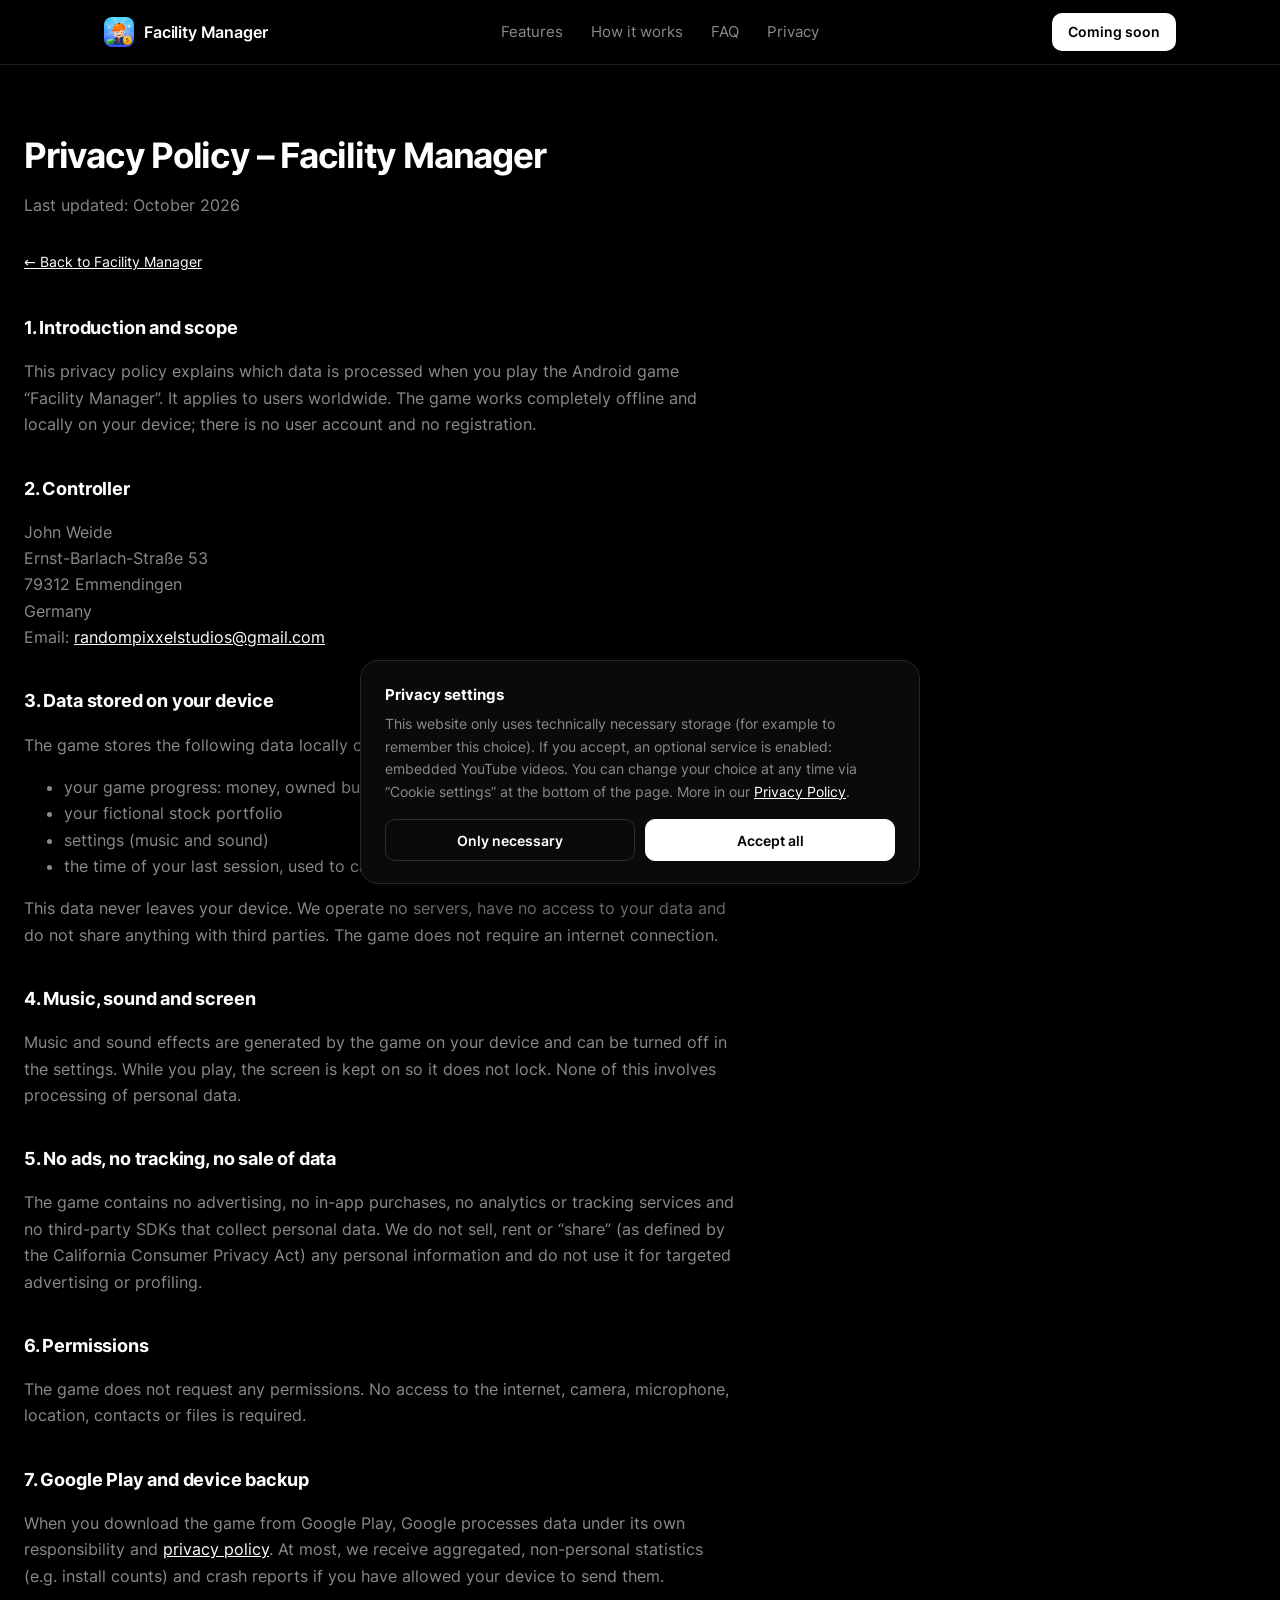
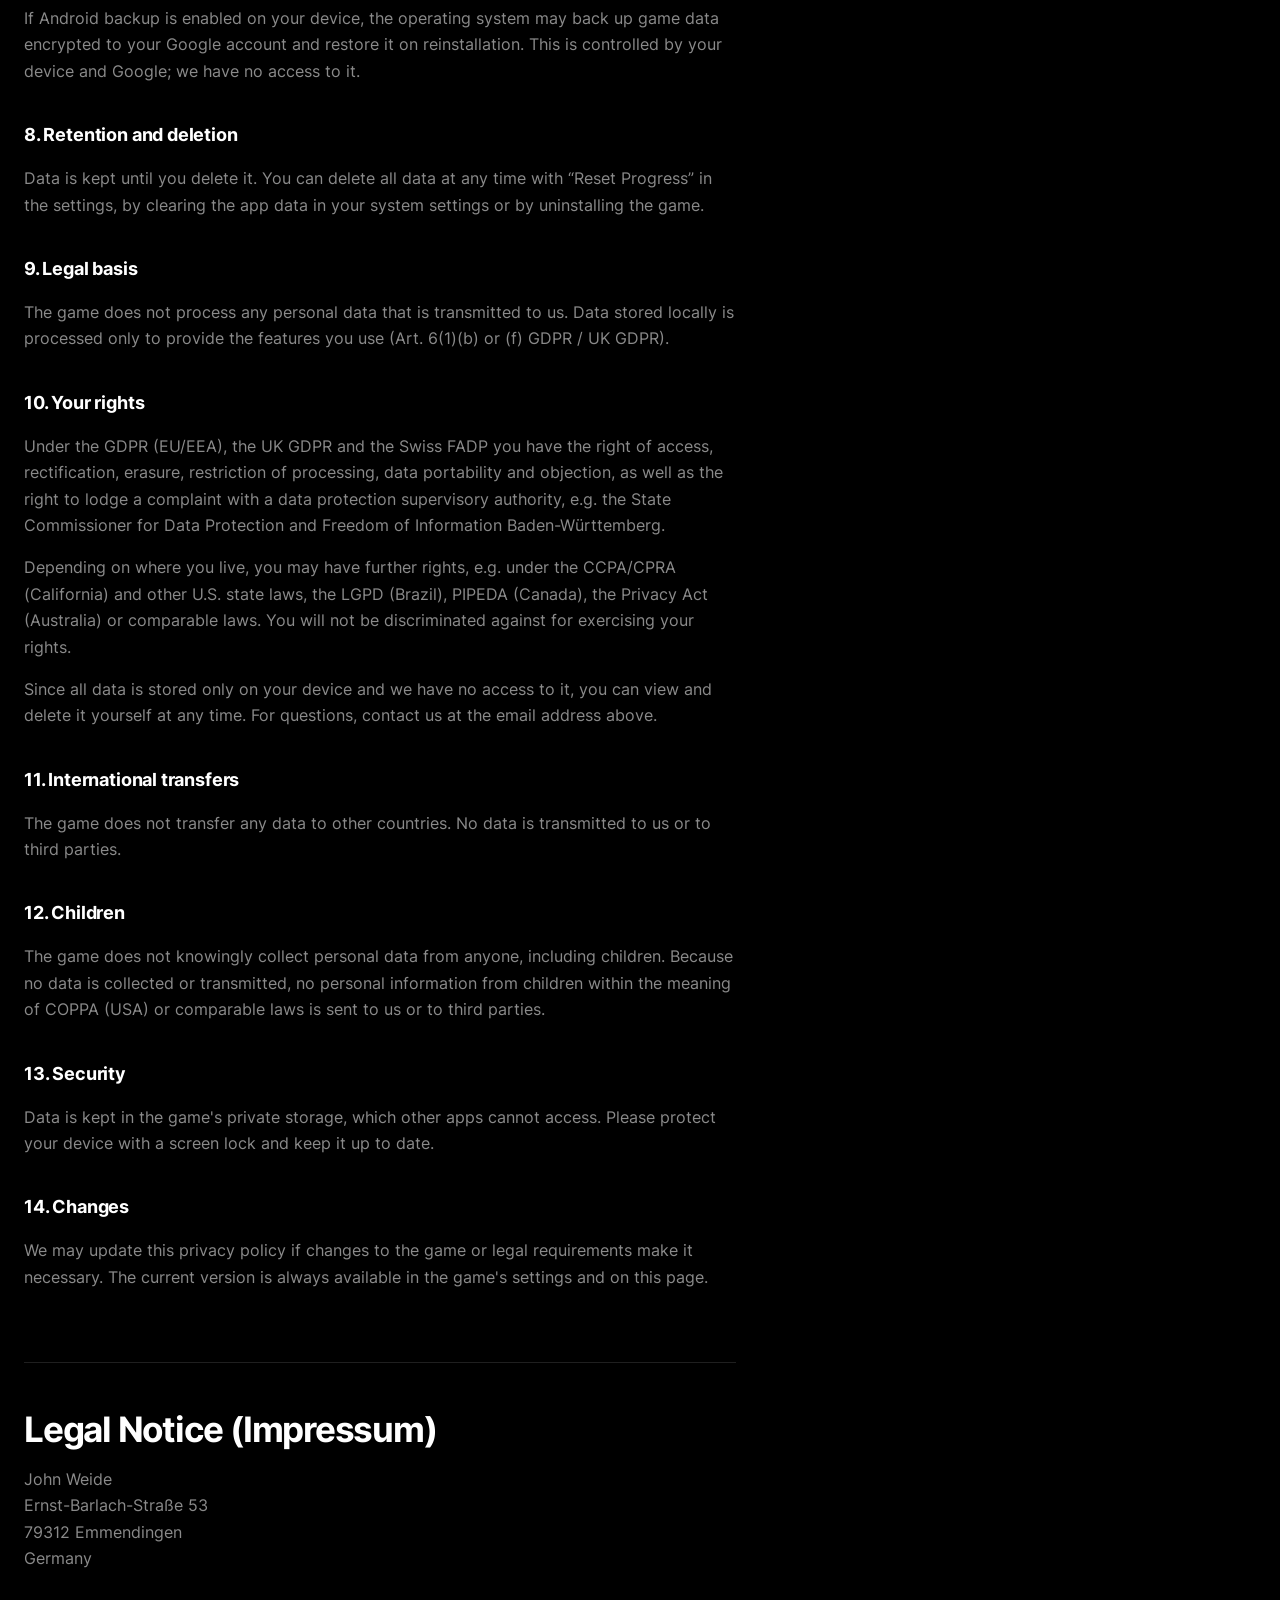
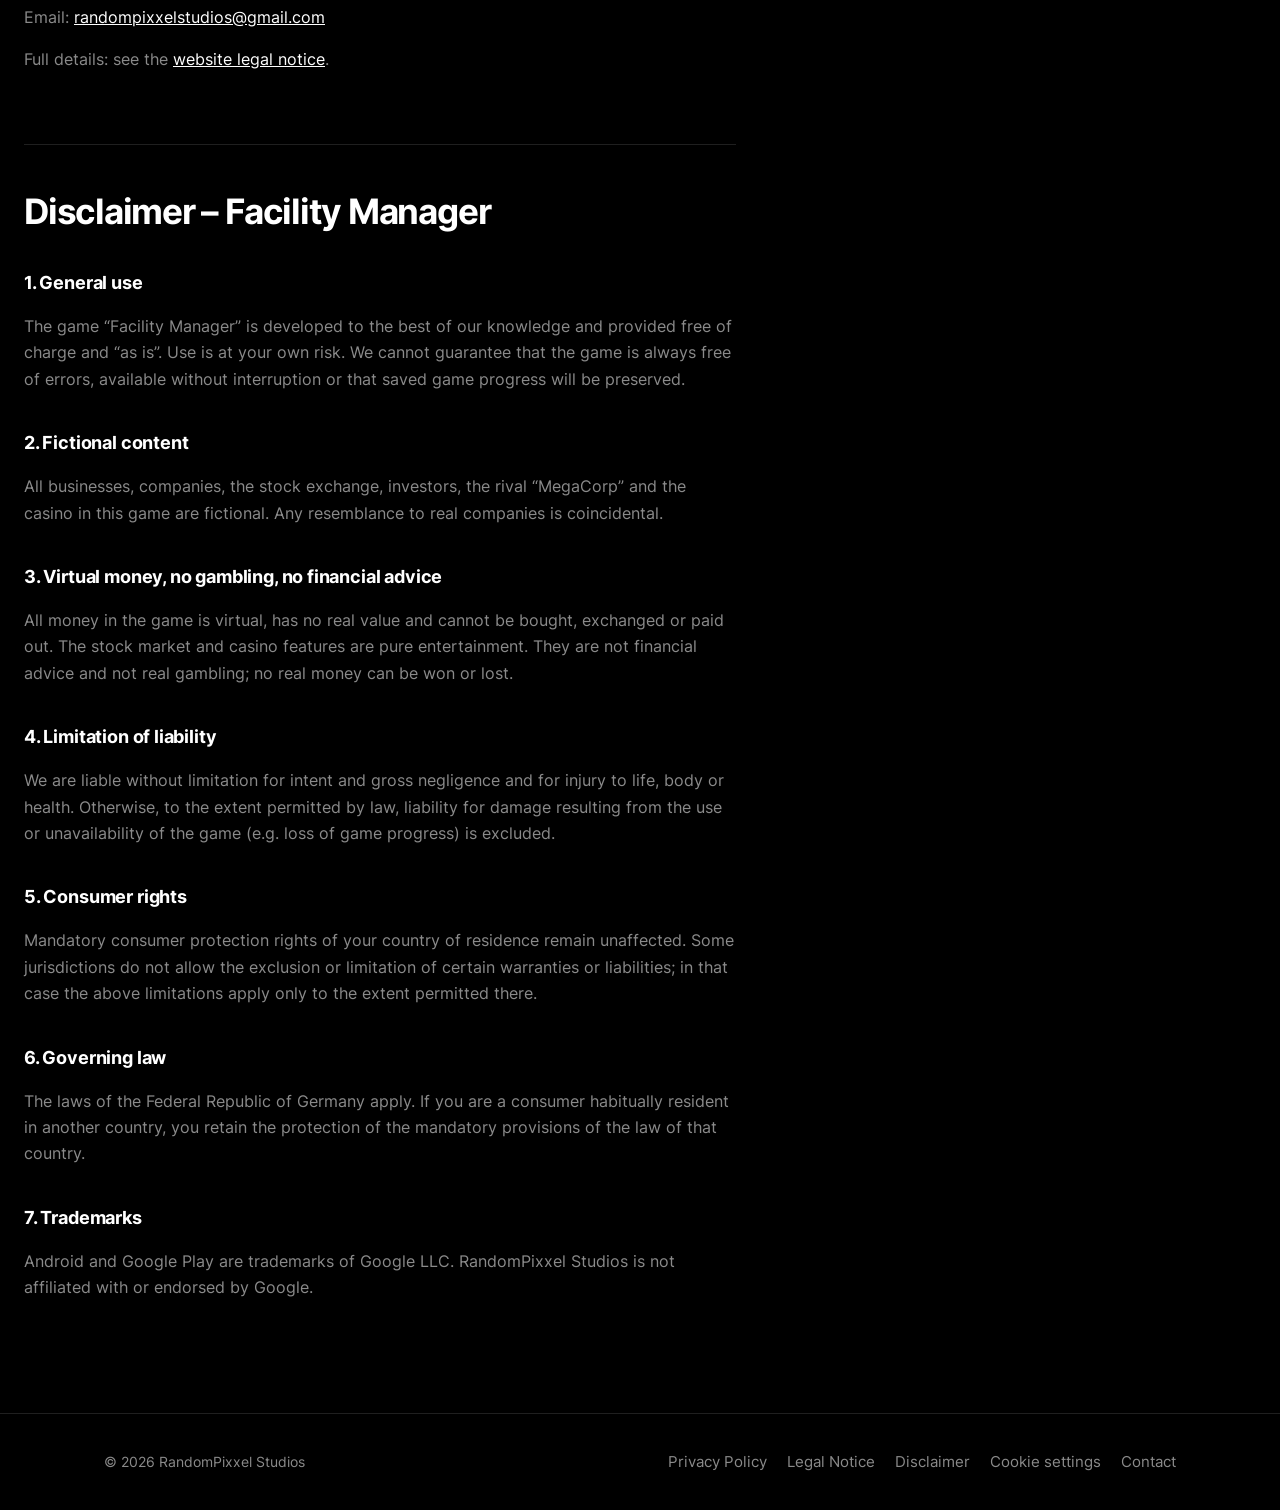
<file: FacilityManager/privacy.html>
<!doctype html>
<html lang="en"><head><meta charset="utf-8"><meta name="viewport" content="width=device-width,initial-scale=1">
<title>Privacy Policy – Facility Manager</title>
<meta name="description" content="Privacy policy, legal notice and disclaimer for the Android game Facility Manager.">
<link rel="canonical" href="https://randompixelstudios.github.io/FacilityManager/privacy.html">
<link rel="icon" href="icon.png">
<link rel="stylesheet" href="/assets/fonts.css"><meta name="theme-color" content="#000000">
<link rel="stylesheet" href="style.css?v=1"><script src="/assets/consent.js?v=5" defer></script></head>
<body>
<header><div class="wrap"><a class="brand" href="./"><img src="icon.png" alt="">Facility Manager</a>
<nav aria-label="Main"><a href="./#features">Features</a><a href="./#how">How it works</a><a href="./#faq">FAQ</a><a href="privacy.html" aria-current="page">Privacy</a></nav>
<a class="btn sm" href="/#projects">Coming soon</a></div></header>
<main class="legal">
        <h2 id="privacy">Privacy Policy – Facility Manager</h2>
        <p>Last updated: October 2026</p>
        <p class="switch"><a href="./">← Back to Facility Manager</a></p>
        <h3>1. Introduction and scope</h3>
        <p>
          This privacy policy explains which data is processed when you play the Android game “Facility Manager”. It
          applies to users worldwide. The game works completely offline and locally on your device; there is no user
          account and no registration.
        </p>
        <h3>2. Controller</h3>
        <p>
          John Weide
          <br />
          Ernst-Barlach-Straße 53
          <br />
          79312 Emmendingen
          <br />
          Germany
          <br />
          Email:
          <a href="mailto:randompixxelstudios@gmail.com">randompixxelstudios@gmail.com</a>
        </p>
        <h3>3. Data stored on your device</h3>
        <p>The game stores the following data locally on your device only:</p>
        <ul>
          <li>your game progress: money, owned businesses, upgrades, staff, quests and stars</li>
          <li>your fictional stock portfolio</li>
          <li>settings (music and sound)</li>
          <li>the time of your last session, used to calculate offline earnings</li>
        </ul>
        <p>
          This data never leaves your device. We operate no servers, have no access to your data and do not share
          anything with third parties. The game does not require an internet connection.
        </p>
        <h3>4. Music, sound and screen</h3>
        <p>
          Music and sound effects are generated by the game on your device and can be turned off in the settings. While
          you play, the screen is kept on so it does not lock. None of this involves processing of personal data.
        </p>
        <h3>5. No ads, no tracking, no sale of data</h3>
        <p>
          The game contains no advertising, no in-app purchases, no analytics or tracking services and no third-party SDKs
          that collect personal data. We do not sell, rent or “share” (as defined by the California Consumer Privacy Act)
          any personal information and do not use it for targeted advertising or profiling.
        </p>
        <h3>6. Permissions</h3>
        <p>
          The game does not request any permissions. No access to the internet, camera, microphone, location, contacts or
          files is required.
        </p>
        <h3>7. Google Play and device backup</h3>
        <p>
          When you download the game from Google Play, Google processes data under its own responsibility and
          <a href="https://policies.google.com/privacy">privacy policy</a>. At most, we receive aggregated, non-personal
          statistics (e.g. install counts) and crash reports if you have allowed your device to send them.
        </p>
        <p>
          If Android backup is enabled on your device, the operating system may back up game data encrypted to your
          Google account and restore it on reinstallation. This is controlled by your device and Google; we have no
          access to it.
        </p>
        <h3>8. Retention and deletion</h3>
        <p>
          Data is kept until you delete it. You can delete all data at any time with “Reset Progress” in the settings, by
          clearing the app data in your system settings or by uninstalling the game.
        </p>
        <h3>9. Legal basis</h3>
        <p>
          The game does not process any personal data that is transmitted to us. Data stored locally is processed only to
          provide the features you use (Art. 6(1)(b) or (f) GDPR / UK GDPR).
        </p>
        <h3>10. Your rights</h3>
        <p>
          Under the GDPR (EU/EEA), the UK GDPR and the Swiss FADP you have the right of access, rectification, erasure,
          restriction of processing, data portability and objection, as well as the right to lodge a complaint with a
          data protection supervisory authority, e.g. the State Commissioner for Data Protection and Freedom of
          Information Baden-Württemberg.
        </p>
        <p>
          Depending on where you live, you may have further rights, e.g. under the CCPA/CPRA (California) and other U.S.
          state laws, the LGPD (Brazil), PIPEDA (Canada), the Privacy Act (Australia) or comparable laws. You will not be
          discriminated against for exercising your rights.
        </p>
        <p>
          Since all data is stored only on your device and we have no access to it, you can view and delete it yourself
          at any time. For questions, contact us at the email address above.
        </p>
        <h3>11. International transfers</h3>
        <p>The game does not transfer any data to other countries. No data is transmitted to us or to third parties.</p>
        <h3>12. Children</h3>
        <p>
          The game does not knowingly collect personal data from anyone, including children. Because no data is collected
          or transmitted, no personal information from children within the meaning of COPPA (USA) or comparable laws is
          sent to us or to third parties.
        </p>
        <h3>13. Security</h3>
        <p>
          Data is kept in the game's private storage, which other apps cannot access. Please protect your device with a
          screen lock and keep it up to date.
        </p>
        <h3>14. Changes</h3>
        <p>
          We may update this privacy policy if changes to the game or legal requirements make it necessary. The current
          version is always available in the game's settings and on this page.
        </p>

        <h2 id="legal">Legal Notice (Impressum)</h2>
        <p>
          John Weide
          <br />
          Ernst-Barlach-Straße 53
          <br />
          79312 Emmendingen
          <br />
          Germany
        </p>
        <p>Email: <a href="mailto:randompixxelstudios@gmail.com">randompixxelstudios@gmail.com</a></p>
        <p>Full details: see the <a href="/legal.html#website">website legal notice</a>.</p>

        <h2 id="disclaimer">Disclaimer – Facility Manager</h2>
        <h3>1. General use</h3>
        <p>
          The game “Facility Manager” is developed to the best of our knowledge and provided free of charge and “as is”.
          Use is at your own risk. We cannot guarantee that the game is always free of errors, available without
          interruption or that saved game progress will be preserved.
        </p>
        <h3>2. Fictional content</h3>
        <p>
          All businesses, companies, the stock exchange, investors, the rival “MegaCorp” and the casino in this game are
          fictional. Any resemblance to real companies is coincidental.
        </p>
        <h3>3. Virtual money, no gambling, no financial advice</h3>
        <p>
          All money in the game is virtual, has no real value and cannot be bought, exchanged or paid out. The stock
          market and casino features are pure entertainment. They are not financial advice and not real gambling; no real
          money can be won or lost.
        </p>
        <h3>4. Limitation of liability</h3>
        <p>
          We are liable without limitation for intent and gross negligence and for injury to life, body or health.
          Otherwise, to the extent permitted by law, liability for damage resulting from the use or unavailability of the
          game (e.g. loss of game progress) is excluded.
        </p>
        <h3>5. Consumer rights</h3>
        <p>
          Mandatory consumer protection rights of your country of residence remain unaffected. Some jurisdictions do not
          allow the exclusion or limitation of certain warranties or liabilities; in that case the above limitations
          apply only to the extent permitted there.
        </p>
        <h3>6. Governing law</h3>
        <p>
          The laws of the Federal Republic of Germany apply. If you are a consumer habitually resident in another
          country, you retain the protection of the mandatory provisions of the law of that country.
        </p>
        <h3>7. Trademarks</h3>
        <p>
          Android and Google Play are trademarks of Google LLC. RandomPixxel Studios is not affiliated with or endorsed by
          Google.
        </p>
</main>
<footer><div class="wrap"><span>© 2026 <a href="/">RandomPixxel Studios</a></span><nav aria-label="Footer"><a href="privacy.html">Privacy Policy</a><a href="#legal">Legal Notice</a><a href="#disclaimer">Disclaimer</a><a href="#" data-cookie-settings>Cookie settings</a><a href="mailto:randompixxelstudios@gmail.com">Contact</a></nav></div></footer>
</body></html>
</file>
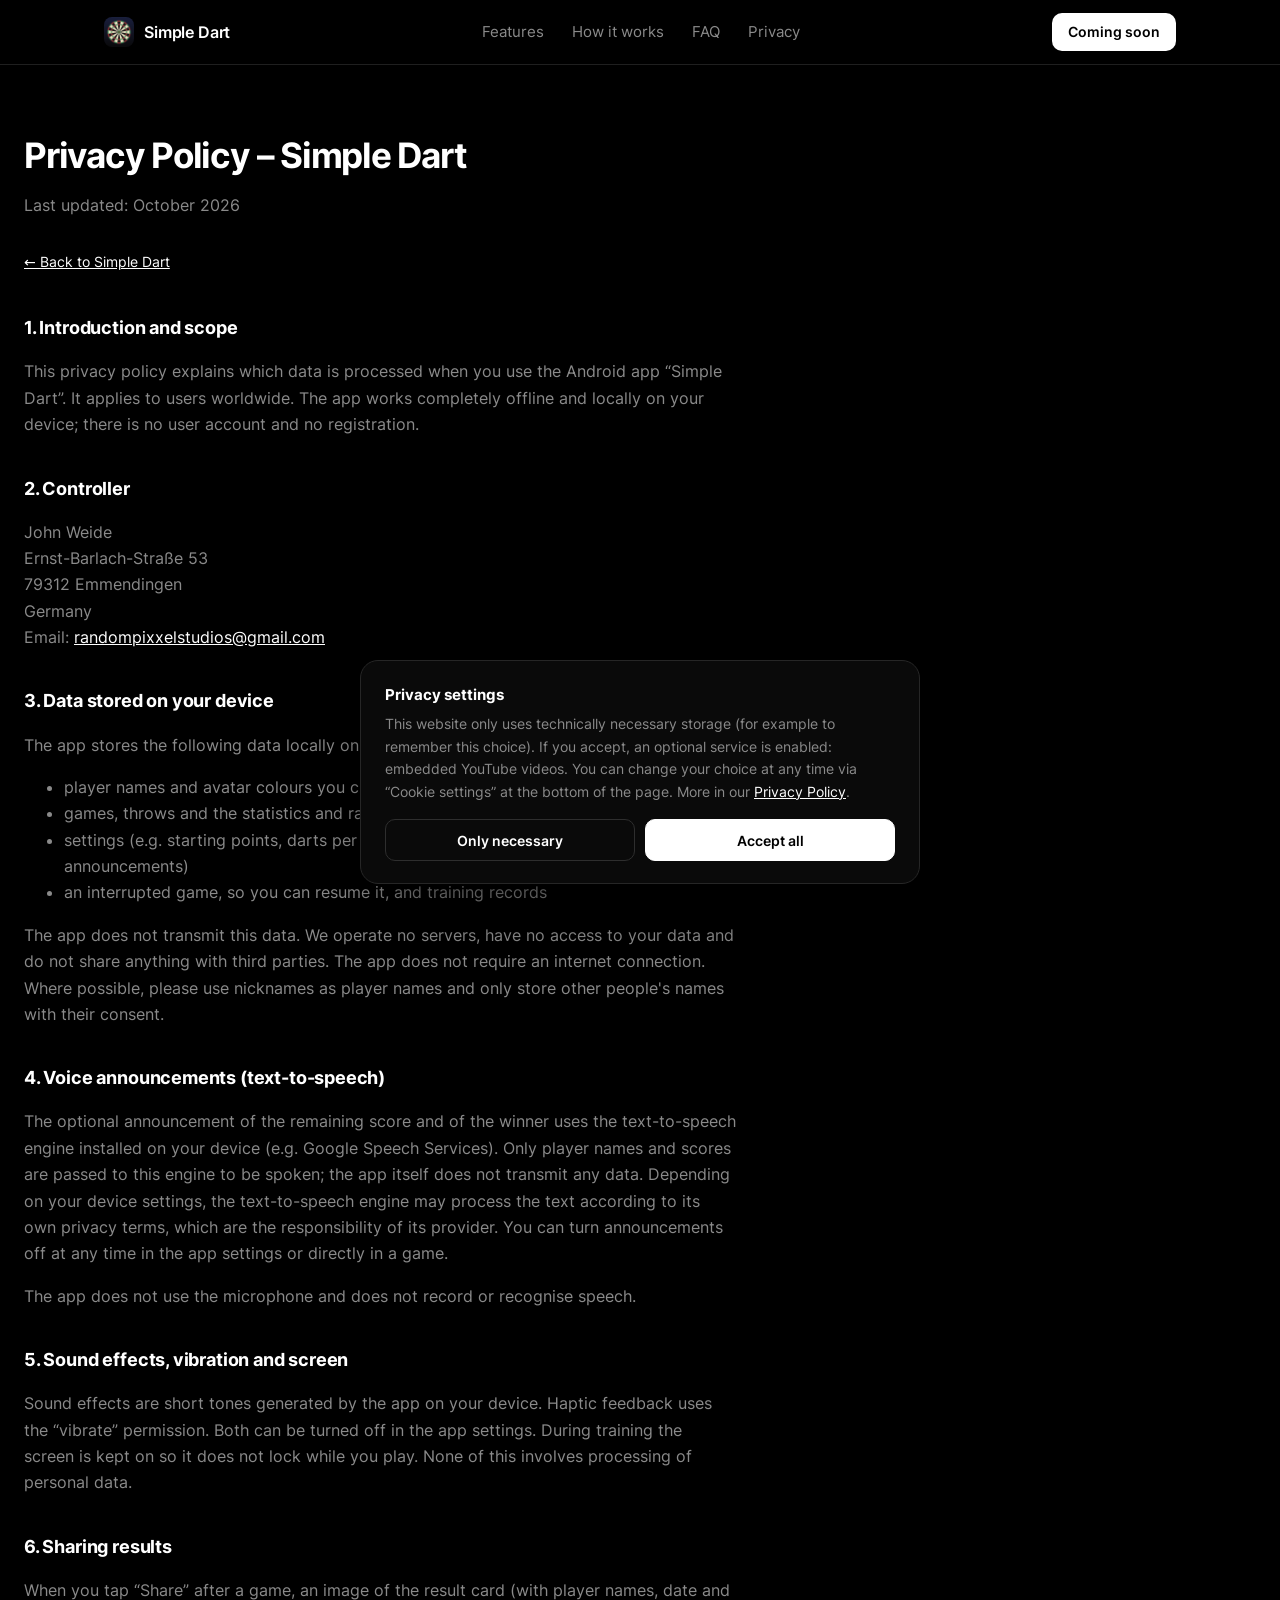
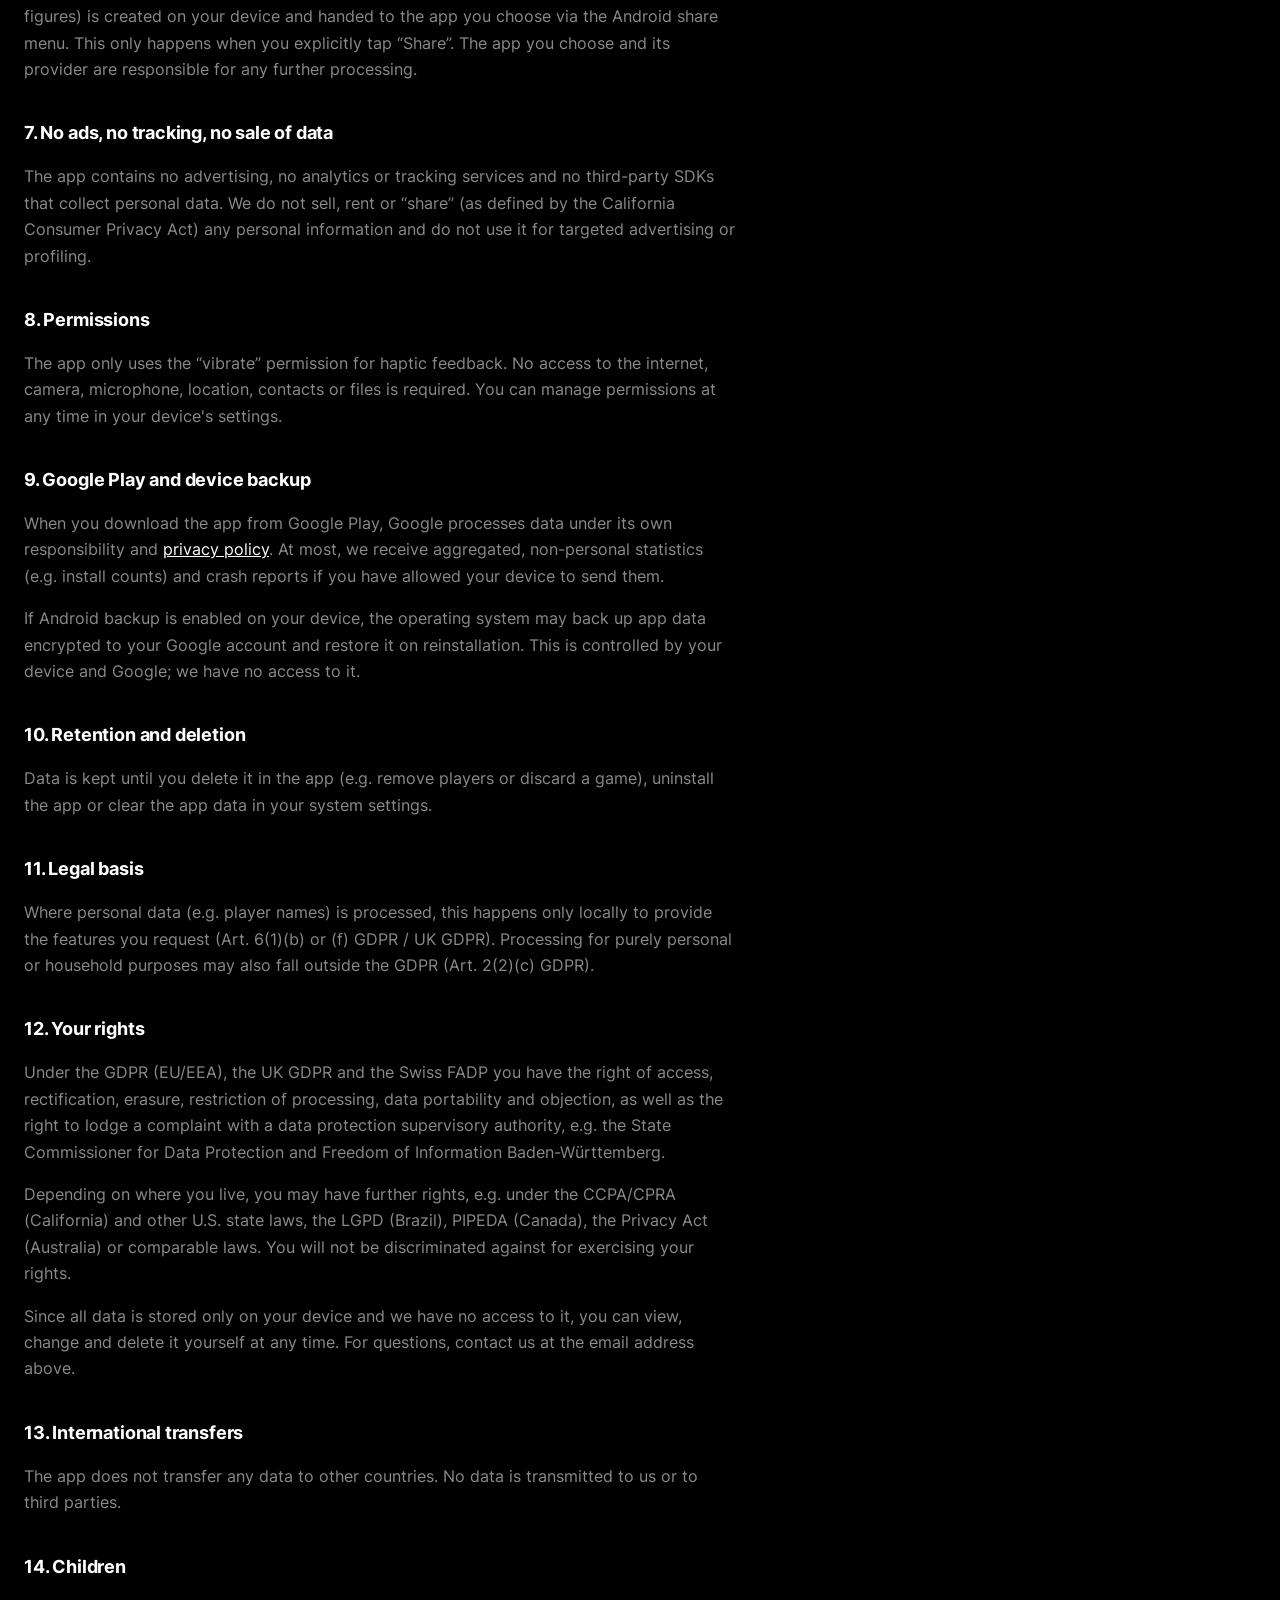
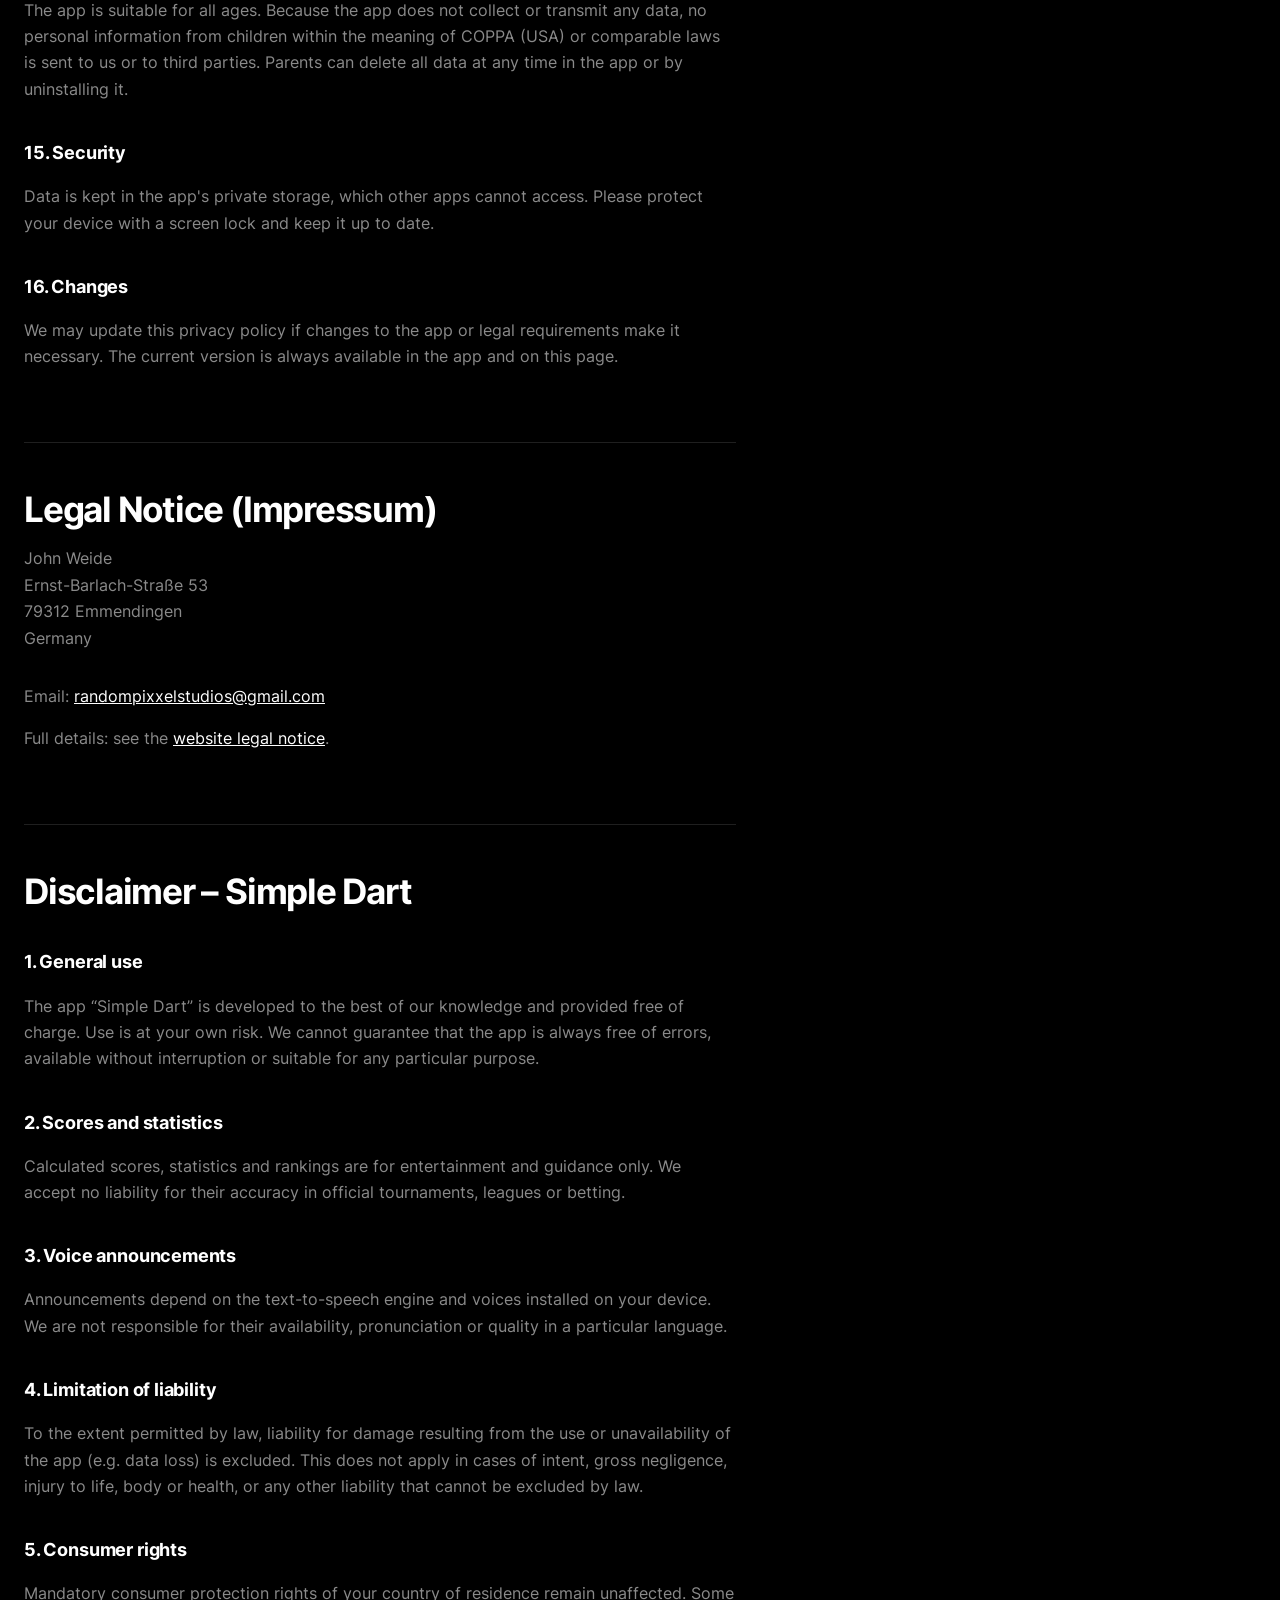
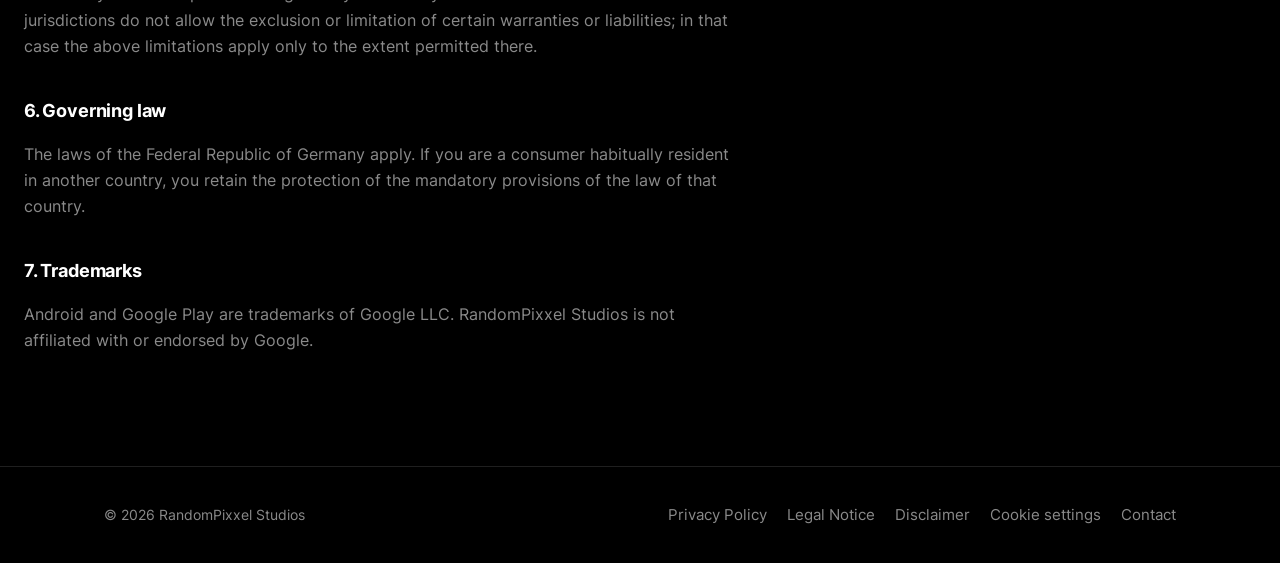
<file: SimpleDart/privacy.html>
<!doctype html>
<html lang="en"><head><meta charset="utf-8"><meta name="viewport" content="width=device-width,initial-scale=1">
<title>Privacy Policy – Simple Dart</title>
<meta name="description" content="Privacy policy, legal notice and disclaimer for the Android app Simple Dart.">
<link rel="canonical" href="https://randompixelstudios.github.io/SimpleDart/privacy.html">
<link rel="icon" href="icon.png">
<link rel="stylesheet" href="/assets/fonts.css"><meta name="theme-color" content="#000000">
<link rel="stylesheet" href="style.css?v=1"><script src="/assets/consent.js?v=5" defer></script></head>
<body>
<header><div class="wrap"><a class="brand" href="./"><img src="icon.png" alt="">Simple Dart</a>
<nav aria-label="Main"><a href="./#features">Features</a><a href="./#how">How it works</a><a href="./#faq">FAQ</a><a href="privacy.html" aria-current="page">Privacy</a></nav>
<a class="btn sm" href="/#projects">Coming soon</a></div></header>
<main class="legal">
        <h2 id="privacy">Privacy Policy – Simple Dart</h2>
        <p>Last updated: October 2026</p>
        <p class="switch"><a href="./">← Back to Simple Dart</a></p>
        <h3>1. Introduction and scope</h3>
        <p>
          This privacy policy explains which data is processed when you use the Android app “Simple Dart”. It applies to
          users worldwide. The app works completely offline and locally on your device; there is no user account and no
          registration.
        </p>
        <h3>2. Controller</h3>
        <p>
          John Weide
          <br />
          Ernst-Barlach-Straße 53
          <br />
          79312 Emmendingen
          <br />
          Germany
          <br />
          Email:
          <a href="mailto:randompixxelstudios@gmail.com">randompixxelstudios@gmail.com</a>
        </p>
        <h3>3. Data stored on your device</h3>
        <p>The app stores the following data locally on your device only:</p>
        <ul>
          <li>player names and avatar colours you create</li>
          <li>games, throws and the statistics and rankings calculated from them</li>
          <li>settings (e.g. starting points, darts per turn, input method, language, sound, vibration, announcements)</li>
          <li>an interrupted game, so you can resume it, and training records</li>
        </ul>
        <p>
          The app does not transmit this data. We operate no servers, have no access to your data and do not share
          anything with third parties. The app does not require an internet connection. Where possible, please use
          nicknames as player names and only store other people's names with their consent.
        </p>
        <h3>4. Voice announcements (text-to-speech)</h3>
        <p>
          The optional announcement of the remaining score and of the winner uses the text-to-speech engine installed on
          your device (e.g. Google Speech Services). Only player names and scores are passed to this engine to be spoken;
          the app itself does not transmit any data. Depending on your device settings, the text-to-speech engine may
          process the text according to its own privacy terms, which are the responsibility of its provider. You can turn
          announcements off at any time in the app settings or directly in a game.
        </p>
        <p>The app does not use the microphone and does not record or recognise speech.</p>
        <h3>5. Sound effects, vibration and screen</h3>
        <p>
          Sound effects are short tones generated by the app on your device. Haptic feedback uses the “vibrate”
          permission. Both can be turned off in the app settings. During training the screen is kept on so it does not
          lock while you play. None of this involves processing of personal data.
        </p>
        <h3>6. Sharing results</h3>
        <p>
          When you tap “Share” after a game, an image of the result card (with player names, date and figures) is
          created on your device and handed to the app you choose via the Android share menu. This only happens when you
          explicitly tap “Share”. The app you choose and its provider are responsible for any further processing.
        </p>
        <h3>7. No ads, no tracking, no sale of data</h3>
        <p>
          The app contains no advertising, no analytics or tracking services and no third-party SDKs that collect
          personal data. We do not sell, rent or “share” (as defined by the California Consumer Privacy Act) any personal
          information and do not use it for targeted advertising or profiling.
        </p>
        <h3>8. Permissions</h3>
        <p>
          The app only uses the “vibrate” permission for haptic feedback. No access to the internet, camera, microphone,
          location, contacts or files is required. You can manage permissions at any time in your device's settings.
        </p>
        <h3>9. Google Play and device backup</h3>
        <p>
          When you download the app from Google Play, Google processes data under its own responsibility and
          <a href="https://policies.google.com/privacy">privacy policy</a>. At most, we receive aggregated, non-personal
          statistics (e.g. install counts) and crash reports if you have allowed your device to send them.
        </p>
        <p>
          If Android backup is enabled on your device, the operating system may back up app data encrypted to your
          Google account and restore it on reinstallation. This is controlled by your device and Google; we have no
          access to it.
        </p>
        <h3>10. Retention and deletion</h3>
        <p>
          Data is kept until you delete it in the app (e.g. remove players or discard a game), uninstall the app or clear
          the app data in your system settings.
        </p>
        <h3>11. Legal basis</h3>
        <p>
          Where personal data (e.g. player names) is processed, this happens only locally to provide the features you
          request (Art. 6(1)(b) or (f) GDPR / UK GDPR). Processing for purely personal or household purposes may also fall
          outside the GDPR (Art. 2(2)(c) GDPR).
        </p>
        <h3>12. Your rights</h3>
        <p>
          Under the GDPR (EU/EEA), the UK GDPR and the Swiss FADP you have the right of access, rectification, erasure,
          restriction of processing, data portability and objection, as well as the right to lodge a complaint with a
          data protection supervisory authority, e.g. the State Commissioner for Data Protection and Freedom of
          Information Baden-Württemberg.
        </p>
        <p>
          Depending on where you live, you may have further rights, e.g. under the CCPA/CPRA (California) and other U.S.
          state laws, the LGPD (Brazil), PIPEDA (Canada), the Privacy Act (Australia) or comparable laws. You will not be
          discriminated against for exercising your rights.
        </p>
        <p>
          Since all data is stored only on your device and we have no access to it, you can view, change and delete it
          yourself at any time. For questions, contact us at the email address above.
        </p>
        <h3>13. International transfers</h3>
        <p>The app does not transfer any data to other countries. No data is transmitted to us or to third parties.</p>
        <h3>14. Children</h3>
        <p>
          The app is suitable for all ages. Because the app does not collect or transmit any data, no personal
          information from children within the meaning of COPPA (USA) or comparable laws is sent to us or to third
          parties. Parents can delete all data at any time in the app or by uninstalling it.
        </p>
        <h3>15. Security</h3>
        <p>
          Data is kept in the app's private storage, which other apps cannot access. Please protect your device with a
          screen lock and keep it up to date.
        </p>
        <h3>16. Changes</h3>
        <p>
          We may update this privacy policy if changes to the app or legal requirements make it necessary. The current
          version is always available in the app and on this page.
        </p>

        <h2 id="legal">Legal Notice (Impressum)</h2>
        <p>
          John Weide
          <br />
          Ernst-Barlach-Straße 53
          <br />
          79312 Emmendingen
          <br />
          Germany
        </p>
        <p>Email: <a href="mailto:randompixxelstudios@gmail.com">randompixxelstudios@gmail.com</a></p>
        <p>Full details: see the <a href="/legal.html#website">website legal notice</a>.</p>

        <h2 id="disclaimer">Disclaimer – Simple Dart</h2>
        <h3>1. General use</h3>
        <p>
          The app “Simple Dart” is developed to the best of our knowledge and provided free of charge. Use is at your own
          risk. We cannot guarantee that the app is always free of errors, available without interruption or suitable for
          any particular purpose.
        </p>
        <h3>2. Scores and statistics</h3>
        <p>
          Calculated scores, statistics and rankings are for entertainment and guidance only. We accept no liability for
          their accuracy in official tournaments, leagues or betting.
        </p>
        <h3>3. Voice announcements</h3>
        <p>
          Announcements depend on the text-to-speech engine and voices installed on your device. We are not responsible
          for their availability, pronunciation or quality in a particular language.
        </p>
        <h3>4. Limitation of liability</h3>
        <p>
          To the extent permitted by law, liability for damage resulting from the use or unavailability of the app (e.g.
          data loss) is excluded. This does not apply in cases of intent, gross negligence, injury to life, body or
          health, or any other liability that cannot be excluded by law.
        </p>
        <h3>5. Consumer rights</h3>
        <p>
          Mandatory consumer protection rights of your country of residence remain unaffected. Some jurisdictions do not
          allow the exclusion or limitation of certain warranties or liabilities; in that case the above limitations
          apply only to the extent permitted there.
        </p>
        <h3>6. Governing law</h3>
        <p>
          The laws of the Federal Republic of Germany apply. If you are a consumer habitually resident in another
          country, you retain the protection of the mandatory provisions of the law of that country.
        </p>
        <h3>7. Trademarks</h3>
        <p>
          Android and Google Play are trademarks of Google LLC. RandomPixxel Studios is not affiliated with or endorsed by
          Google.
        </p>
</main>
<footer><div class="wrap"><span>© 2026 <a href="/">RandomPixxel Studios</a></span><nav aria-label="Footer"><a href="privacy.html">Privacy Policy</a><a href="#legal">Legal Notice</a><a href="#disclaimer">Disclaimer</a><a href="#" data-cookie-settings>Cookie settings</a><a href="mailto:randompixxelstudios@gmail.com">Contact</a></nav></div></footer>
</body></html>
</file>
<file: assets/fonts.css>
/* Inter (SIL Open Font License 1.1, see fonts/LICENSE.txt) – self-hosted, no third-party requests */
@font-face{font-family:"Inter";font-style:normal;font-weight:400;font-display:swap;src:url(/assets/fonts/inter-400.woff2) format("woff2")}
@font-face{font-family:"Inter";font-style:normal;font-weight:500;font-display:swap;src:url(/assets/fonts/inter-500.woff2) format("woff2")}
@font-face{font-family:"Inter";font-style:normal;font-weight:600;font-display:swap;src:url(/assets/fonts/inter-600.woff2) format("woff2")}
@font-face{font-family:"Inter";font-style:normal;font-weight:700;font-display:swap;src:url(/assets/fonts/inter-700.woff2) format("woff2")}
@font-face{font-family:"Inter";font-style:normal;font-weight:800;font-display:swap;src:url(/assets/fonts/inter-800.woff2) format("woff2")}
</file>
<file: style.css>
:root{--bg:#000000;--bg2:#0a0a0a;--bg3:#111111;--fg:#ffffff;--muted:#8a8a8a;--line:#1f1f1f;--accent:#ffffff;--accent2:#d4d4d8;--accent3:#a1a1aa;color-scheme:dark}
*{box-sizing:border-box}html{scroll-behavior:smooth}
body{margin:0;background:var(--bg);color:var(--fg);font:16px/1.65 "Inter",system-ui,sans-serif;-webkit-font-smoothing:antialiased}
a{color:inherit;text-decoration:none}img{display:block;max-width:100%}
.wrap{max-width:1160px;margin:0 auto;padding:0 24px}
header{position:sticky;top:0;z-index:10;backdrop-filter:saturate(180%) blur(16px);background:rgba(0,0,0,.72);border-bottom:1px solid var(--line)}
header .wrap{display:flex;justify-content:space-between;align-items:center;height:68px}
.logo{display:flex;align-items:center;gap:12px;font-weight:700;letter-spacing:-.02em;font-size:1.05rem}
.logo img{height:22px;width:auto}
header nav{display:flex;gap:28px;align-items:center}header nav a{color:var(--muted);font-size:.92rem;transition:color .2s}header nav a:hover{color:var(--fg)}
.btn{display:inline-flex;align-items:center;gap:8px;height:44px;padding:0 20px;border-radius:12px;background:var(--fg);color:var(--bg)!important;font-weight:600;font-size:.92rem;transition:transform .2s,opacity .2s}
.btn:hover{transform:translateY(-1px);opacity:.9}.btn.ghost{background:transparent;color:var(--fg)!important;border:1px solid #2e2e2e}.btn.sm{height:38px;padding:0 16px;font-size:.88rem;border-radius:10px}
.hero{position:relative;padding:128px 0 104px;overflow:hidden}
.hero .bg{position:absolute;inset:0;pointer-events:none;background:radial-gradient(600px 400px at 15% 10%,rgba(255,255,255,.06),transparent),radial-gradient(500px 380px at 85% 30%,rgba(255,255,255,.06),transparent),radial-gradient(500px 300px at 50% 100%,rgba(255,255,255,.06),transparent)}
.hero .bg::after{content:"";position:absolute;inset:0;background-image:linear-gradient(var(--line) 1px,transparent 1px),linear-gradient(90deg,var(--line) 1px,transparent 1px);background-size:56px 56px;-webkit-mask-image:radial-gradient(ellipse at center,#000 20%,transparent 70%);mask-image:radial-gradient(ellipse at center,#000 20%,transparent 70%);opacity:.7}
.hero .wrap{position:relative}
h1{font-size:clamp(3rem,8vw,6rem);line-height:.98;letter-spacing:-.055em;margin:0 0 26px;max-width:900px;font-weight:800}
.grad{color:var(--muted)}
.lead{font-size:1.2rem;color:var(--muted);max-width:580px;margin:0}
section{padding:104px 0}
.kicker{font-size:.8rem;font-weight:600;letter-spacing:.14em;text-transform:uppercase;color:var(--accent)}
h2{font-size:clamp(2rem,4.5vw,3rem);letter-spacing:-.04em;line-height:1.08;margin:12px 0 16px}
.sub{color:var(--muted);max-width:560px;margin:0 0 48px;font-size:1.05rem}
.featured{display:grid;grid-template-columns:.85fr 1.15fr;border:1px solid var(--line);border-radius:28px;overflow:hidden;background:var(--bg2);transition:border-color .3s,transform .3s;margin-bottom:20px}
.featured:hover{border-color:#3a3a3a;transform:translateY(-3px)}
.featured .txt{padding:44px;display:flex;flex-direction:column;gap:18px}
.featured .top{display:flex;align-items:center;gap:14px}.featured .top img{width:56px;height:56px;border-radius:14px}
.tags{display:flex;gap:8px;flex-wrap:wrap}.tag{font-size:.75rem;color:var(--muted);border:1px solid var(--line);border-radius:999px;padding:3px 11px}
.featured h3{margin:0;font-size:1.6rem;letter-spacing:-.03em}.featured p{margin:0;color:var(--muted)}
.featured .links{margin-top:auto;display:flex;gap:10px;flex-wrap:wrap;padding-top:8px}
.featured .pic{position:relative;min-height:340px;background:var(--bg3)}.featured .pic img{position:absolute;inset:0;width:100%;height:100%;object-fit:cover}
.featured .pic.contain{display:grid;place-items:center;padding:40px;background:radial-gradient(circle at 50% 50%,rgba(255,255,255,.06),transparent 70%),var(--bg3)}
.featured .pic.contain img{position:static;width:auto;height:auto;max-width:100%;object-fit:contain;image-rendering:pixelated}
.stat{font-size:.85rem;color:var(--muted)}.stat b{color:var(--fg)}
.contact{position:relative;border-radius:28px;padding:64px 48px;text-align:center;overflow:hidden;background:var(--bg2);border:1px solid var(--line)}
.contact::before{content:"";position:absolute;inset:0;background:radial-gradient(500px 260px at 50% 0%,rgba(255,255,255,.06),transparent);pointer-events:none}
.contact>*{position:relative}.contact .sub{margin:0 auto 32px}
.kofi{margin:24px 0 0;display:flex;justify-content:center}
footer{border-top:1px solid var(--line);padding:32px 0;color:var(--muted);font-size:.88rem}
footer .wrap{display:flex;justify-content:space-between;flex-wrap:wrap;gap:12px}footer nav{display:flex;gap:20px;flex-wrap:wrap}footer a:hover{color:var(--fg)}
.legal{max-width:820px;padding:64px 24px 104px}.legal h1{font-size:clamp(2.2rem,5vw,3rem);margin-bottom:28px}
.tabs{display:flex;gap:6px;padding:6px;border:1px solid var(--line);border-radius:14px;background:var(--bg2);margin-bottom:48px;overflow-x:auto;position:sticky;top:80px;z-index:5}
.tabs a{flex:1;white-space:nowrap;text-align:center;padding:10px 16px;border-radius:10px;color:var(--muted);font-weight:500;font-size:.92rem;transition:background .2s,color .2s}
.tabs a:hover{color:var(--fg)}.tabs a.on{background:var(--bg3);color:var(--fg);box-shadow:inset 0 0 0 1px #2e2e2e}
.panel h2{font-size:1.9rem;margin:0 0 6px}.panel h2:not(:first-child){margin-top:64px;padding-top:48px;border-top:1px solid var(--line)}
.panel h3{margin:32px 0 8px;font-size:1.08rem;letter-spacing:-.01em}
.panel p,.panel li{color:var(--muted)}.panel a{color:var(--accent)}.panel .meta{font-size:.88rem;margin-bottom:24px}
.js .panel{display:none}.js .panel.on{display:block}
.featured .links{align-items:center}
a.pic{display:block}
.play img{height:58px;width:auto;margin:-9px -6px}
.soon{font-size:1.1rem;font-weight:600;color:var(--fg)!important}
.pic.video{display:grid;place-items:center;aspect-ratio:16/9;min-height:0}
.pic.video iframe{position:absolute;inset:0;width:100%;height:100%;border:0}
.yt-placeholder{padding:32px;text-align:center;display:grid;gap:16px;justify-items:center;max-width:380px}
.yt-placeholder p{margin:0;color:var(--muted);font-size:.92rem}
.menu{display:none;width:40px;height:40px;padding:8px;border:1px solid var(--line);border-radius:10px;background:transparent;cursor:pointer}
.menu svg{width:100%;height:100%;stroke:var(--fg);stroke-width:2;stroke-linecap:round;fill:none}
.notfound{min-height:calc(100vh - 140px);display:grid;align-content:center;padding:96px 0;text-align:center}
.notfound h1,.notfound .lead{margin-left:auto;margin-right:auto}.notfound .lead{margin-bottom:36px}
.nf-code{font-size:clamp(7rem,24vw,15rem);font-weight:800;line-height:.9;letter-spacing:-.06em;margin-bottom:24px;color:transparent;-webkit-text-stroke:2px #3a3a3a;text-shadow:6px 6px 0 var(--bg3);animation:nf-glitch 4s steps(1) infinite}
.nf-links{display:flex;gap:10px;flex-wrap:wrap;justify-content:center}
@keyframes nf-glitch{0%,92%,100%{transform:none}93%{transform:translate(-4px,2px)}95%{transform:translate(4px,-2px)}97%{transform:translate(-2px,0)}}
@media(max-width:880px){.featured{grid-template-columns:1fr}.featured .pic{min-height:220px;order:-1}.menu{display:block}header nav{display:none}header.open nav{display:flex;position:absolute;top:68px;left:0;right:0;flex-direction:column;align-items:stretch;gap:4px;padding:12px 24px 20px;background:#000;border-bottom:1px solid var(--line)}header.open nav a{padding:10px 0;font-size:1rem}header.open nav .btn{justify-content:center;margin-top:8px}.hero{padding:88px 0 64px}section{padding:72px 0}.featured .txt{padding:28px}.contact{padding:40px 24px}}
.notice{font-size:.8rem;color:var(--muted);border-left:2px solid #3a3a3a;padding:2px 0 2px 12px}
.panel .notice{margin:0 0 8px}
.dc{text-align:center;padding:112px 0 96px;min-height:calc(100vh - 140px);display:grid;align-content:center}
.dc .bg{background:radial-gradient(520px 360px at 50% 30%,rgba(88,101,242,.22),transparent 70%),radial-gradient(600px 400px at 15% 90%,rgba(255,255,255,.05),transparent),radial-gradient(500px 380px at 85% 80%,rgba(255,255,255,.05),transparent)}
.dc h1{margin:0 auto 22px}.dc .lead{margin:0 auto 40px}
.dc-logo{width:112px;height:112px;margin:0 auto 32px;display:grid;place-items:center;border-radius:32px;background:#5865f2;box-shadow:0 0 0 1px rgba(255,255,255,.12),0 24px 80px rgba(88,101,242,.55);animation:dc-float 5s ease-in-out infinite}
.dc-logo svg{width:64px;height:64px;fill:#fff}
@keyframes dc-float{0%,100%{transform:translateY(0) rotate(-3deg)}50%{transform:translateY(-12px) rotate(3deg)}}
.dc-perks{display:grid;grid-template-columns:repeat(3,1fr);gap:16px;max-width:760px;margin:0 auto 44px;text-align:left}
.dc-perk{background:rgba(17,17,17,.7);border:1px solid var(--line);border-radius:16px;padding:20px;transition:border-color .2s,transform .2s}
.dc-perk:hover{border-color:#3a3a3a;transform:translateY(-2px)}
.dc-perk svg{width:22px;height:22px;stroke:var(--fg);fill:none;stroke-width:1.8;stroke-linecap:round;stroke-linejoin:round;margin-bottom:12px}
.dc-perk b{display:block;font-size:.98rem;margin-bottom:4px}.dc-perk span{color:var(--muted);font-size:.88rem;line-height:1.5}
.btn.dc-btn{height:56px;padding:0 30px;font-size:1.02rem;border-radius:14px;background:#5865f2;color:#fff!important;box-shadow:0 12px 40px rgba(88,101,242,.45)}
.btn.dc-btn svg{width:22px;height:22px;fill:#fff}
.dc .notice{display:inline-block;margin-top:28px;border:0;padding:0}
@media(max-width:700px){.dc{padding:72px 0 64px}.dc-perks{grid-template-columns:1fr}.dc-logo{width:92px;height:92px;border-radius:26px}.dc-logo svg{width:52px;height:52px}}
@media(prefers-reduced-motion:reduce){.dc-logo{animation:none}}
.skip{position:absolute;left:16px;top:-60px;z-index:20;padding:10px 16px;border-radius:10px;background:var(--fg);color:var(--bg);font-weight:600}.skip:focus{top:12px}
:focus-visible{outline:2px solid var(--fg);outline-offset:3px}
.pixelated{image-rendering:pixelated}.kofi img{height:36px;width:auto;border:0}
@media(prefers-reduced-motion:reduce){html{scroll-behavior:auto}*,*::before,*::after{transition:none!important;animation:none!important}}
.featured.reveal{opacity:0;transform:translateY(28px);transition:opacity .7s ease,transform .7s ease,border-color .3s}.featured.reveal.in{opacity:1;transform:none}.featured.reveal.in:hover{transform:translateY(-3px)}
header nav a[aria-current="page"]{color:var(--fg)}
.totop{position:fixed;right:20px;bottom:20px;z-index:9;width:46px;height:46px;display:grid;place-items:center;border-radius:12px;border:1px solid #2e2e2e;background:rgba(10,10,10,.85);backdrop-filter:blur(8px);cursor:pointer;opacity:0;visibility:hidden;transform:translateY(8px);transition:opacity .2s,transform .2s,visibility .2s}
.totop.show{opacity:1;visibility:visible;transform:none}.totop:hover{border-color:#555}
.totop svg{width:20px;height:20px;stroke:var(--fg);stroke-width:2;fill:none;stroke-linecap:round;stroke-linejoin:round}
@media print{
  :root{--bg:#fff;--bg2:#fff;--bg3:#fff;--fg:#000;--muted:#222;--line:#ccc;--accent:#000;color-scheme:light}
  body{background:#fff;color:#000;font-size:11pt}
  header,footer,.tabs,.skip,.totop,.rp-cc{display:none!important}
  .js .panel{display:block!important}.legal{padding:0;max-width:none}
  .panel h2:not(:first-child),#p-cdm,#p-xtoxray,#p-simpledart,#p-facilitymanager{break-before:page}
  .panel a{text-decoration:underline}
}
.slides{overflow:hidden}.slides .slide{position:absolute;inset:0;width:100%;height:100%;object-fit:cover;opacity:0;visibility:hidden;transition:opacity .8s ease,visibility .8s}.slides .slide.on{opacity:1;visibility:visible}
.slides .slide.video{display:grid;place-items:center;background:var(--bg3)}.slides .slide.video iframe{position:absolute;inset:0;width:100%;height:100%;border:0}
.slides .arrow{position:absolute;top:50%;z-index:2;width:40px;height:40px;margin-top:-20px;display:grid;place-items:center;padding:0;border-radius:50%;border:1px solid rgba(255,255,255,.2);background:rgba(0,0,0,.55);backdrop-filter:blur(6px);cursor:pointer;transition:background .2s}
.slides .arrow:hover{background:rgba(0,0,0,.85)}.slides .arrow.prev{left:12px}.slides .arrow.next{right:12px}
.slides .arrow svg{width:18px;height:18px;stroke:#fff;stroke-width:2.2;fill:none;stroke-linecap:round;stroke-linejoin:round}
.slides .dots{position:absolute;left:0;right:0;bottom:14px;display:flex;justify-content:center;gap:8px;z-index:1}
.slides .dots button{width:9px;height:9px;padding:0;border-radius:50%;border:0;background:rgba(255,255,255,.45);cursor:pointer;transition:background .2s,transform .2s}
.slides .dots button.on{background:#fff;transform:scale(1.25)}
</file>
<file: FacilityManager/style.css>
:root{--bg:#000000;--bg2:#0a0a0a;--fg:#ffffff;--muted:#8a8a8a;--line:#1f1f1f;--accent:#ffffff;--accent2:#d4d4d8;--glow:rgba(255,255,255,.07);color-scheme:dark}
*{box-sizing:border-box}html{scroll-behavior:smooth}
body{margin:0;background:var(--bg);color:var(--fg);font:16px/1.65 "Inter",system-ui,-apple-system,"Segoe UI",Roboto,sans-serif;-webkit-font-smoothing:antialiased}
a{color:inherit}
.wrap{max-width:1120px;margin:0 auto;padding:0 24px}
header{position:sticky;top:0;z-index:10;backdrop-filter:saturate(180%) blur(16px);background:color-mix(in srgb,var(--bg) 72%,transparent);border-bottom:1px solid var(--line)}
header .wrap{display:flex;align-items:center;justify-content:space-between;height:64px}
.brand{display:flex;align-items:center;gap:10px;font-weight:600;text-decoration:none;letter-spacing:-.01em}
.brand img{width:30px;height:30px;border-radius:8px}
nav{display:flex;gap:28px}nav a{color:var(--muted);text-decoration:none;font-size:.92rem;transition:color .2s}nav a:hover{color:var(--fg)}
.btn{display:inline-flex;align-items:center;gap:10px;height:48px;padding:0 24px;border-radius:12px;background:var(--fg);color:var(--bg);font-weight:600;font-size:.95rem;text-decoration:none;transition:transform .2s,opacity .2s}
.btn:hover{transform:translateY(-1px);opacity:.92}.btn svg{width:18px;height:18px}
.btn.ghost{background:transparent;color:var(--fg);border:1px solid var(--line)}
.btn.sm{height:38px;padding:0 16px;font-size:.88rem;border-radius:10px}
.hero{position:relative;overflow:hidden;padding:96px 0 80px}
.hero::before{content:"";position:absolute;inset:-40% -20% auto;height:900px;background:radial-gradient(closest-side,var(--glow),transparent),radial-gradient(closest-side at 70% 40%,rgba(255,255,255,.06),transparent);pointer-events:none}
.hero .wrap{position:relative;display:grid;grid-template-columns:1.1fr .9fr;gap:56px;align-items:center}
.eyebrow{display:inline-flex;align-items:center;gap:8px;font-size:.8rem;font-weight:500;color:var(--muted);border:1px solid var(--line);border-radius:999px;padding:6px 14px;background:var(--bg2)}
.eyebrow i{width:6px;height:6px;border-radius:50%;background:var(--accent2)}
h1{font-size:clamp(2.6rem,6vw,4.4rem);line-height:1.02;letter-spacing:-.045em;font-weight:700;margin:22px 0 20px}
.grad{color:var(--muted)}
.lead{font-size:1.15rem;color:var(--muted);max-width:520px;margin:0 0 34px}
.cta{display:flex;gap:12px;flex-wrap:wrap}
.phone{justify-self:center;width:280px;aspect-ratio:9/19;border-radius:44px;padding:10px;background:linear-gradient(160deg,#2a2a2a,#0a0a0a);box-shadow:0 50px 100px -30px rgba(0,0,0,.5),inset 0 0 0 1px rgba(255,255,255,.08)}
.screen{position:relative;height:100%;border-radius:36px;overflow:hidden;background:radial-gradient(120% 70% at 50% 30%,#3a4660,#141821 60%,#090a0e)}
.screen::after{content:"";position:absolute;inset:auto 0 0;height:45%;background:linear-gradient(transparent,rgba(0,0,0,.55))}
.reticle{position:absolute;left:50%;top:42%;width:96px;height:96px;transform:translate(-50%,-50%);border:1.5px solid rgba(255,255,255,.85);border-radius:50%}
.reticle::before,.reticle::after{content:"";position:absolute;background:#fff;left:50%;top:50%;transform:translate(-50%,-50%)}
.reticle::before{width:2px;height:18px}.reticle::after{width:18px;height:2px}
.pulse{position:absolute;left:50%;top:42%;width:96px;height:96px;transform:translate(-50%,-50%);border-radius:50%;border:1.5px solid var(--accent2);animation:p 2.4s ease-out infinite}
@keyframes p{from{opacity:.9;width:96px;height:96px}to{opacity:0;width:200px;height:200px}}
.readout{position:absolute;z-index:2;left:50%;bottom:64px;transform:translateX(-50%);text-align:center;color:#fff}
.readout b{display:block;font-size:2.6rem;font-weight:700;letter-spacing:-.04em;font-variant-numeric:tabular-nums}
.readout span{font-size:.75rem;letter-spacing:.14em;text-transform:uppercase;opacity:.7}
.notch{position:absolute;top:12px;left:50%;transform:translateX(-50%);width:90px;height:24px;border-radius:20px;background:#000;z-index:3}
section{padding:96px 0;border-top:1px solid var(--line)}
.kicker{font-size:.8rem;font-weight:600;letter-spacing:.14em;text-transform:uppercase;color:var(--accent)}
h2{font-size:clamp(1.9rem,4vw,2.8rem);letter-spacing:-.035em;line-height:1.1;margin:10px 0 14px}
.sub{color:var(--muted);max-width:560px;margin:0 0 48px;font-size:1.05rem}
.grid{display:grid;grid-template-columns:repeat(3,1fr);gap:1px;background:var(--line);border:1px solid var(--line);border-radius:20px;overflow:hidden}
.feat{background:var(--bg2);padding:32px}
.feat svg{width:24px;height:24px;stroke:var(--accent);fill:none;stroke-width:1.7;stroke-linecap:round;stroke-linejoin:round;margin-bottom:20px}
.feat h3{margin:0 0 8px;font-size:1.05rem;letter-spacing:-.01em}.feat p{margin:0;color:var(--muted);font-size:.95rem}
.steps{display:grid;grid-template-columns:repeat(3,1fr);gap:20px}
.step{padding:28px;border:1px solid var(--line);border-radius:20px;background:var(--bg2)}
.step .n{font-size:.8rem;font-weight:600;color:var(--muted);font-variant-numeric:tabular-nums}
.step h3{margin:14px 0 8px;font-size:1.1rem}.step p{margin:0;color:var(--muted);font-size:.95rem}
.callout{margin-top:24px;padding:20px 24px;border-radius:16px;border:1px solid var(--line);color:var(--muted);font-size:.93rem;background:var(--bg2)}
.stats{display:grid;grid-template-columns:repeat(3,1fr);gap:20px;text-align:center}
.stats b{display:block;font-size:2.6rem;letter-spacing:-.04em}.stats span{color:var(--muted);font-size:.9rem}
.faq{max-width:760px}
details{border-bottom:1px solid var(--line);padding:22px 0}
summary{cursor:pointer;font-weight:600;list-style:none;display:flex;justify-content:space-between;gap:16px}
summary::-webkit-details-marker{display:none}
summary::after{content:"+";color:var(--muted);font-weight:400;font-size:1.3rem;line-height:1;transition:transform .2s}
details[open] summary::after{transform:rotate(45deg)}
details p{color:var(--muted);margin:12px 0 0}
.final{text-align:center}.final .sub{margin:0 auto 32px}
footer{border-top:1px solid var(--line);padding:36px 0;color:var(--muted);font-size:.88rem}
footer .wrap{display:flex;justify-content:space-between;flex-wrap:wrap;gap:16px}
footer nav{gap:20px}footer a{text-decoration:none}footer a:hover{color:var(--fg)}
.legal{max-width:760px;padding:72px 24px 96px}
.legal h2{font-size:2.2rem;margin:0 0 6px}.legal h2+p{color:var(--muted);margin-bottom:32px}
.legal h2:not(:first-of-type){margin-top:72px;padding-top:48px;border-top:1px solid var(--line)}
.legal h3{margin:36px 0 10px;font-size:1.1rem;letter-spacing:-.01em}
.legal p,.legal li{color:var(--muted)}.legal a{color:var(--accent)}
.legal .switch{font-size:.88rem;margin:0 0 40px}
@media(max-width:860px){.hero .wrap{grid-template-columns:1fr}.phone{width:240px}.grid,.steps{grid-template-columns:1fr}header nav{display:none}.hero{padding:64px 0}section{padding:72px 0}}
@media(max-width:520px){.stats{grid-template-columns:1fr}}
.screen img{display:block;width:100%;height:100%;object-fit:cover}
.screen::after{display:none}
.showcase{padding:0 0 96px;border-top:0}
.showcase img{display:block;width:100%;border-radius:28px;border:1px solid var(--line);box-shadow:0 40px 80px -40px rgba(0,0,0,.45)}
.eyebrow i{background:#ff7a00}
.screen{background:#000}.screen img{object-position:top}
.notch{z-index:3}
.gallery{display:grid;grid-template-columns:repeat(3,1fr);gap:28px;justify-items:center}
.gallery figure{margin:0;text-align:center}
.gallery .phone{width:240px}
.gallery figcaption{margin-top:18px;color:var(--muted);font-size:.92rem}
.gallery figcaption b{display:block;color:var(--fg);font-size:1rem;margin-bottom:2px}
@media(max-width:860px){.gallery{grid-template-columns:1fr;gap:44px}}
.screen img.fit{object-fit:contain}
.showcase img{height:auto}
</file>
<file: SimpleDart/style.css>
:root{--bg:#000000;--bg2:#0a0a0a;--fg:#ffffff;--muted:#8a8a8a;--line:#1f1f1f;--accent:#ffffff;--accent2:#d4d4d8;--glow:rgba(255,255,255,.07);color-scheme:dark}
*{box-sizing:border-box}html{scroll-behavior:smooth}
body{margin:0;background:var(--bg);color:var(--fg);font:16px/1.65 "Inter",system-ui,-apple-system,"Segoe UI",Roboto,sans-serif;-webkit-font-smoothing:antialiased}
a{color:inherit}
.wrap{max-width:1120px;margin:0 auto;padding:0 24px}
header{position:sticky;top:0;z-index:10;backdrop-filter:saturate(180%) blur(16px);background:color-mix(in srgb,var(--bg) 72%,transparent);border-bottom:1px solid var(--line)}
header .wrap{display:flex;align-items:center;justify-content:space-between;height:64px}
.brand{display:flex;align-items:center;gap:10px;font-weight:600;text-decoration:none;letter-spacing:-.01em}
.brand img{width:30px;height:30px;border-radius:8px}
nav{display:flex;gap:28px}nav a{color:var(--muted);text-decoration:none;font-size:.92rem;transition:color .2s}nav a:hover{color:var(--fg)}
.btn{display:inline-flex;align-items:center;gap:10px;height:48px;padding:0 24px;border-radius:12px;background:var(--fg);color:var(--bg);font-weight:600;font-size:.95rem;text-decoration:none;transition:transform .2s,opacity .2s}
.btn:hover{transform:translateY(-1px);opacity:.92}.btn svg{width:18px;height:18px}
.btn.ghost{background:transparent;color:var(--fg);border:1px solid var(--line)}
.btn.sm{height:38px;padding:0 16px;font-size:.88rem;border-radius:10px}
.hero{position:relative;overflow:hidden;padding:96px 0 80px}
.hero::before{content:"";position:absolute;inset:-40% -20% auto;height:900px;background:radial-gradient(closest-side,var(--glow),transparent),radial-gradient(closest-side at 70% 40%,rgba(255,255,255,.06),transparent);pointer-events:none}
.hero .wrap{position:relative;display:grid;grid-template-columns:1.1fr .9fr;gap:56px;align-items:center}
.eyebrow{display:inline-flex;align-items:center;gap:8px;font-size:.8rem;font-weight:500;color:var(--muted);border:1px solid var(--line);border-radius:999px;padding:6px 14px;background:var(--bg2)}
.eyebrow i{width:6px;height:6px;border-radius:50%;background:var(--accent2)}
h1{font-size:clamp(2.6rem,6vw,4.4rem);line-height:1.02;letter-spacing:-.045em;font-weight:700;margin:22px 0 20px}
.grad{color:var(--muted)}
.lead{font-size:1.15rem;color:var(--muted);max-width:520px;margin:0 0 34px}
.cta{display:flex;gap:12px;flex-wrap:wrap}
.phone{justify-self:center;width:280px;aspect-ratio:9/19;border-radius:44px;padding:10px;background:linear-gradient(160deg,#2a2a2a,#0a0a0a);box-shadow:0 50px 100px -30px rgba(0,0,0,.5),inset 0 0 0 1px rgba(255,255,255,.08)}
.screen{position:relative;height:100%;border-radius:36px;overflow:hidden;background:radial-gradient(120% 70% at 50% 30%,#3a4660,#141821 60%,#090a0e)}
.screen::after{content:"";position:absolute;inset:auto 0 0;height:45%;background:linear-gradient(transparent,rgba(0,0,0,.55))}
.reticle{position:absolute;left:50%;top:42%;width:96px;height:96px;transform:translate(-50%,-50%);border:1.5px solid rgba(255,255,255,.85);border-radius:50%}
.reticle::before,.reticle::after{content:"";position:absolute;background:#fff;left:50%;top:50%;transform:translate(-50%,-50%)}
.reticle::before{width:2px;height:18px}.reticle::after{width:18px;height:2px}
.pulse{position:absolute;left:50%;top:42%;width:96px;height:96px;transform:translate(-50%,-50%);border-radius:50%;border:1.5px solid var(--accent2);animation:p 2.4s ease-out infinite}
@keyframes p{from{opacity:.9;width:96px;height:96px}to{opacity:0;width:200px;height:200px}}
.readout{position:absolute;z-index:2;left:50%;bottom:64px;transform:translateX(-50%);text-align:center;color:#fff}
.readout b{display:block;font-size:2.6rem;font-weight:700;letter-spacing:-.04em;font-variant-numeric:tabular-nums}
.readout span{font-size:.75rem;letter-spacing:.14em;text-transform:uppercase;opacity:.7}
.notch{position:absolute;top:12px;left:50%;transform:translateX(-50%);width:90px;height:24px;border-radius:20px;background:#000;z-index:3}
section{padding:96px 0;border-top:1px solid var(--line)}
.kicker{font-size:.8rem;font-weight:600;letter-spacing:.14em;text-transform:uppercase;color:var(--accent)}
h2{font-size:clamp(1.9rem,4vw,2.8rem);letter-spacing:-.035em;line-height:1.1;margin:10px 0 14px}
.sub{color:var(--muted);max-width:560px;margin:0 0 48px;font-size:1.05rem}
.grid{display:grid;grid-template-columns:repeat(3,1fr);gap:1px;background:var(--line);border:1px solid var(--line);border-radius:20px;overflow:hidden}
.feat{background:var(--bg2);padding:32px}
.feat svg{width:24px;height:24px;stroke:var(--accent);fill:none;stroke-width:1.7;stroke-linecap:round;stroke-linejoin:round;margin-bottom:20px}
.feat h3{margin:0 0 8px;font-size:1.05rem;letter-spacing:-.01em}.feat p{margin:0;color:var(--muted);font-size:.95rem}
.steps{display:grid;grid-template-columns:repeat(3,1fr);gap:20px}
.step{padding:28px;border:1px solid var(--line);border-radius:20px;background:var(--bg2)}
.step .n{font-size:.8rem;font-weight:600;color:var(--muted);font-variant-numeric:tabular-nums}
.step h3{margin:14px 0 8px;font-size:1.1rem}.step p{margin:0;color:var(--muted);font-size:.95rem}
.callout{margin-top:24px;padding:20px 24px;border-radius:16px;border:1px solid var(--line);color:var(--muted);font-size:.93rem;background:var(--bg2)}
.stats{display:grid;grid-template-columns:repeat(3,1fr);gap:20px;text-align:center}
.stats b{display:block;font-size:2.6rem;letter-spacing:-.04em}.stats span{color:var(--muted);font-size:.9rem}
.faq{max-width:760px}
details{border-bottom:1px solid var(--line);padding:22px 0}
summary{cursor:pointer;font-weight:600;list-style:none;display:flex;justify-content:space-between;gap:16px}
summary::-webkit-details-marker{display:none}
summary::after{content:"+";color:var(--muted);font-weight:400;font-size:1.3rem;line-height:1;transition:transform .2s}
details[open] summary::after{transform:rotate(45deg)}
details p{color:var(--muted);margin:12px 0 0}
.final{text-align:center}.final .sub{margin:0 auto 32px}
footer{border-top:1px solid var(--line);padding:36px 0;color:var(--muted);font-size:.88rem}
footer .wrap{display:flex;justify-content:space-between;flex-wrap:wrap;gap:16px}
footer nav{gap:20px}footer a{text-decoration:none}footer a:hover{color:var(--fg)}
.legal{max-width:760px;padding:72px 24px 96px}
.legal h2{font-size:2.2rem;margin:0 0 6px}.legal h2+p{color:var(--muted);margin-bottom:32px}
.legal h2:not(:first-of-type){margin-top:72px;padding-top:48px;border-top:1px solid var(--line)}
.legal h3{margin:36px 0 10px;font-size:1.1rem;letter-spacing:-.01em}
.legal p,.legal li{color:var(--muted)}.legal a{color:var(--accent)}
.legal .switch{font-size:.88rem;margin:0 0 40px}
@media(max-width:860px){.hero .wrap{grid-template-columns:1fr}.phone{width:240px}.grid,.steps{grid-template-columns:1fr}header nav{display:none}.hero{padding:64px 0}section{padding:72px 0}}
@media(max-width:520px){.stats{grid-template-columns:1fr}}
.screen img{display:block;width:100%;height:100%;object-fit:cover}
.screen::after{display:none}
.showcase{padding:0 0 96px;border-top:0}
.showcase img{display:block;width:100%;border-radius:28px;border:1px solid var(--line);box-shadow:0 40px 80px -40px rgba(0,0,0,.45)}
.eyebrow i{background:#4caf50}
.screen{background:#000}.screen img{object-position:top}
.notch{z-index:3}
.gallery{display:grid;grid-template-columns:repeat(3,1fr);gap:28px;justify-items:center}
.gallery figure{margin:0;text-align:center}
.gallery .phone{width:240px}
.gallery figcaption{margin-top:18px;color:var(--muted);font-size:.92rem}
.gallery figcaption b{display:block;color:var(--fg);font-size:1rem;margin-bottom:2px}
@media(max-width:860px){.gallery{grid-template-columns:1fr;gap:44px}}
.screen img.fit{object-fit:contain}
.showcase img{height:auto}
</file>
